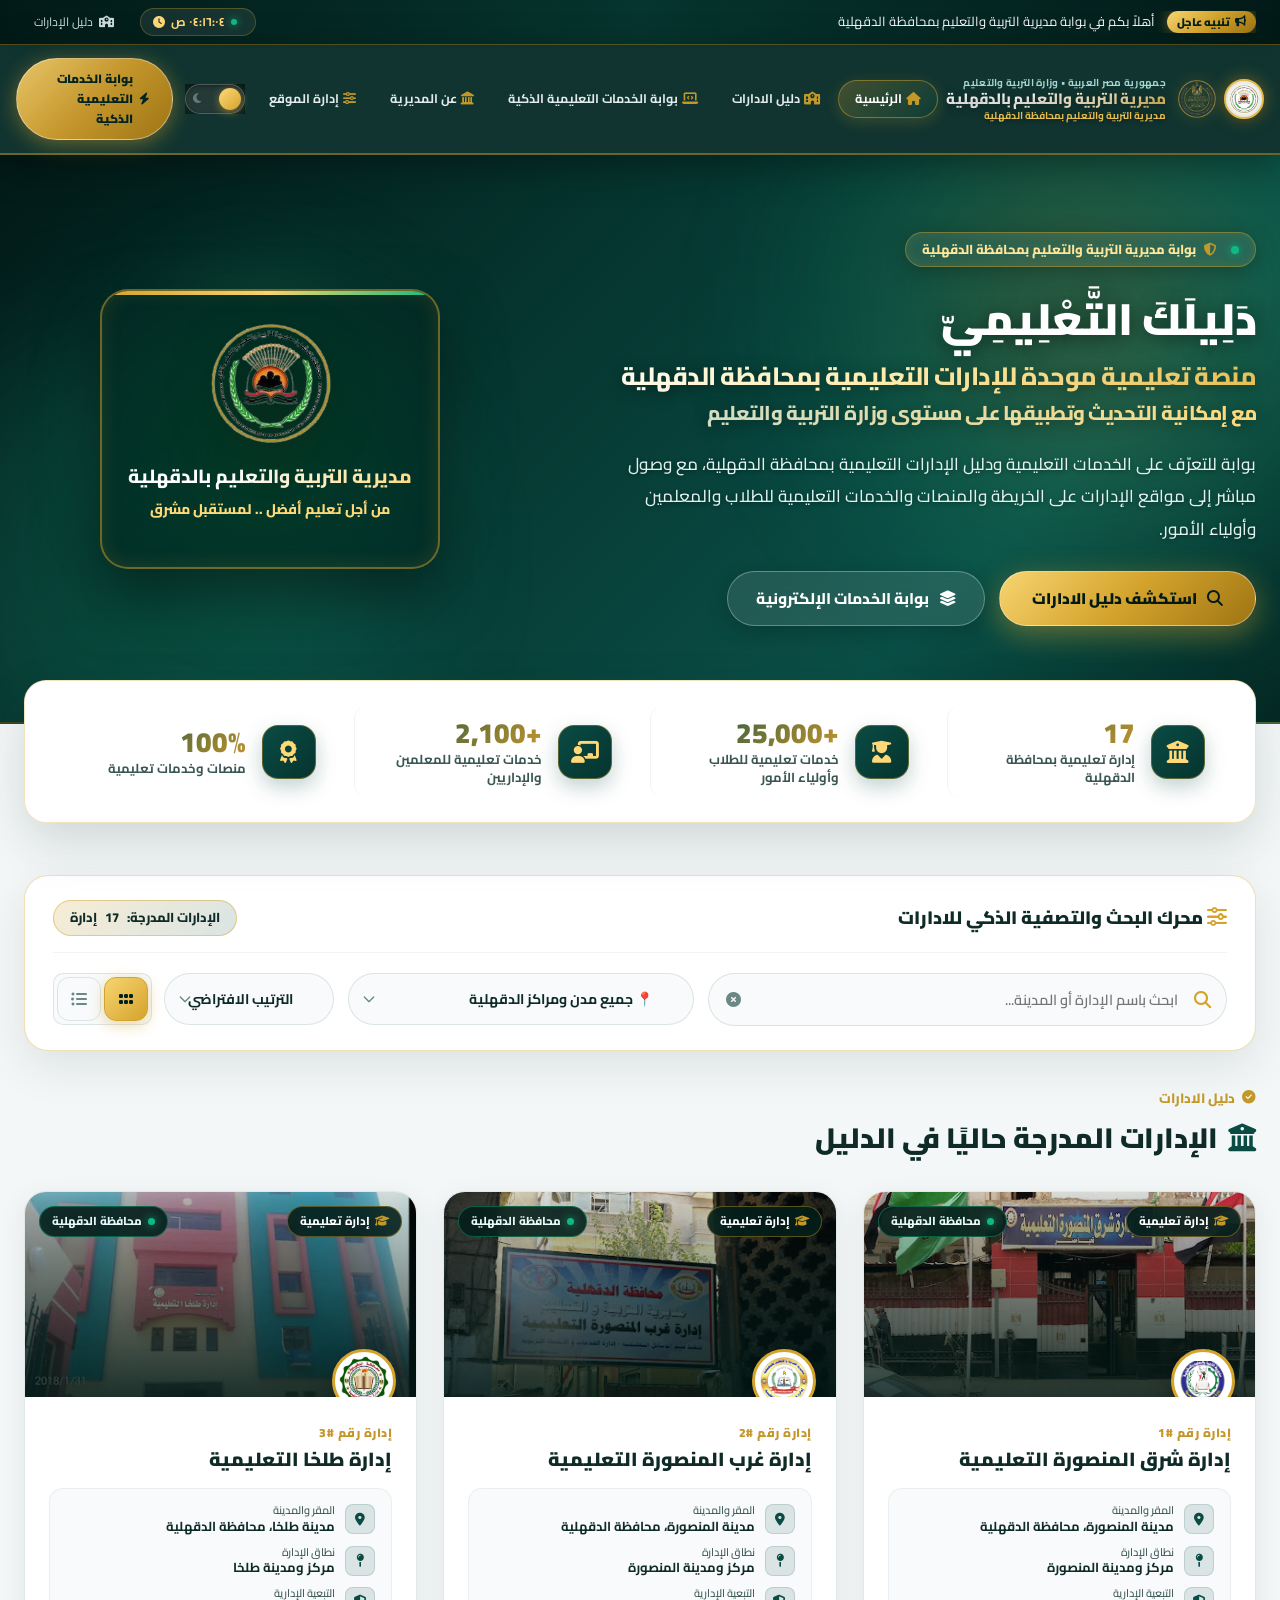
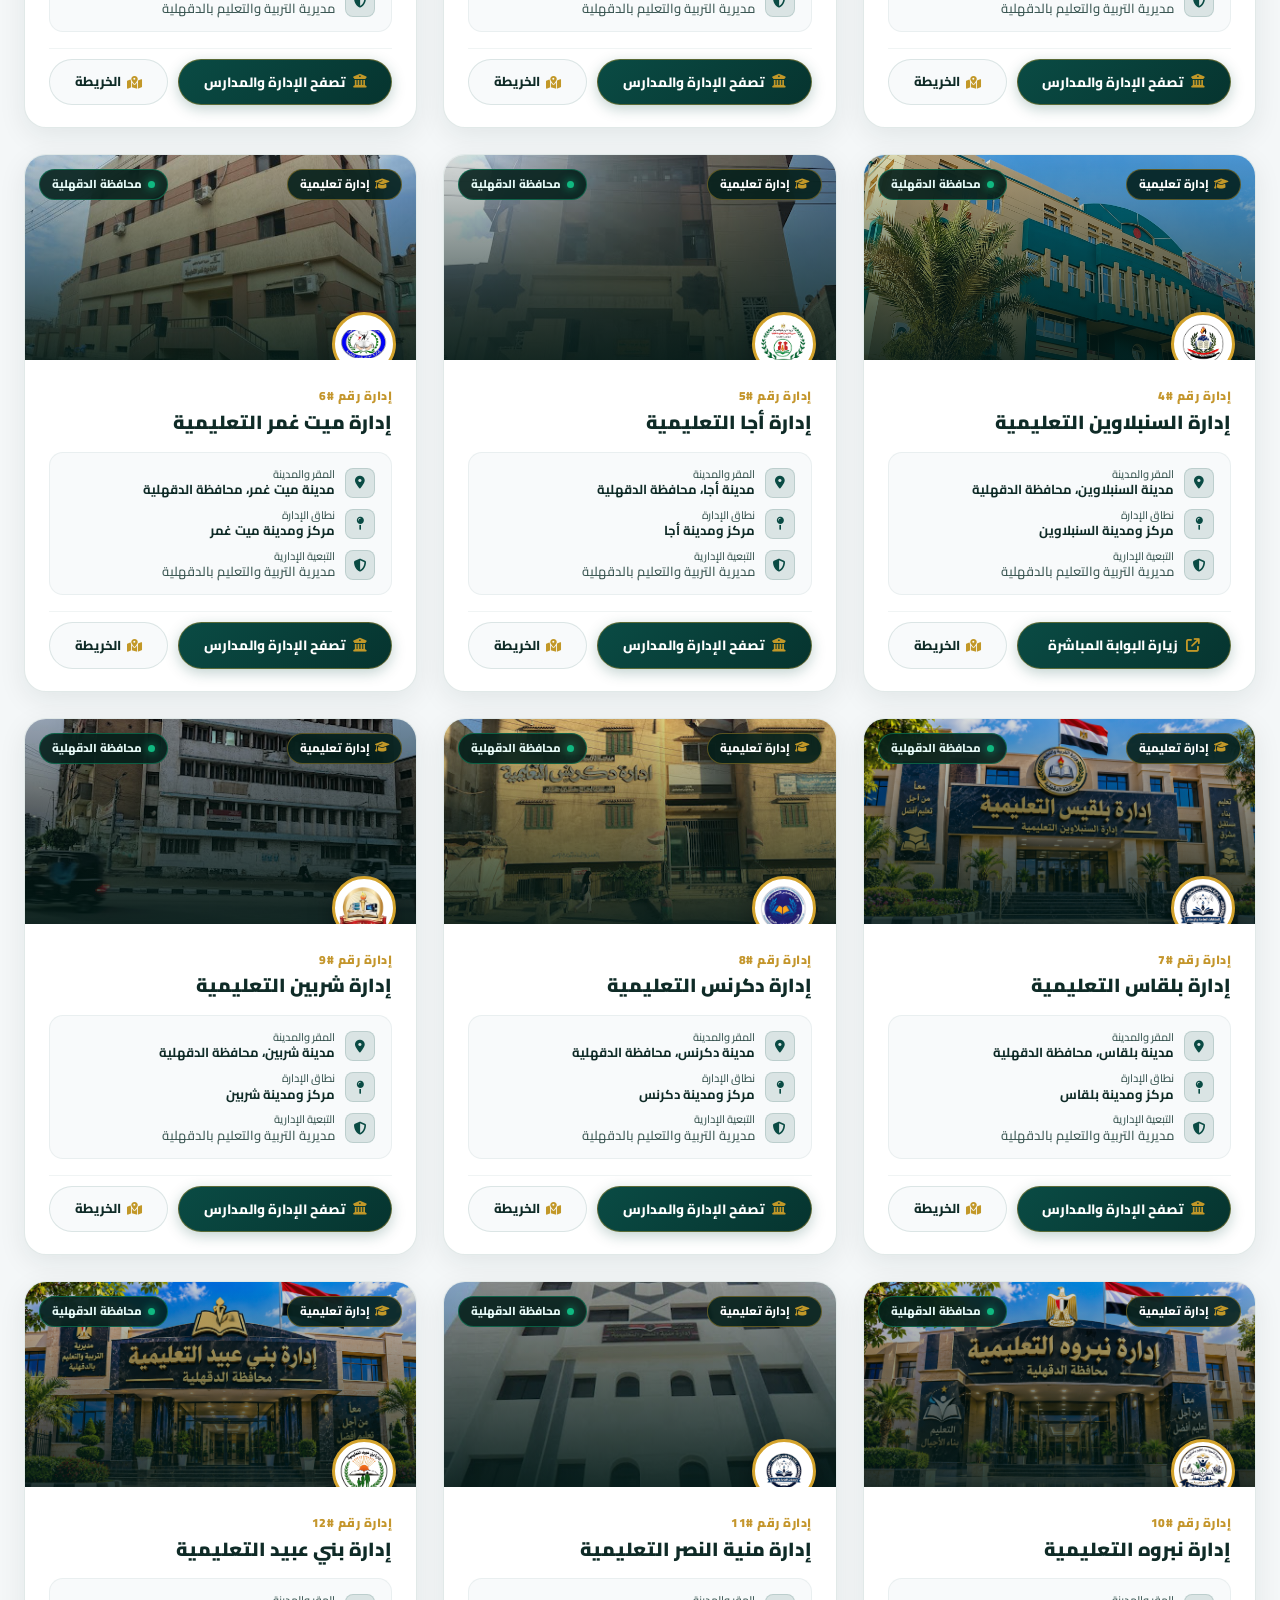
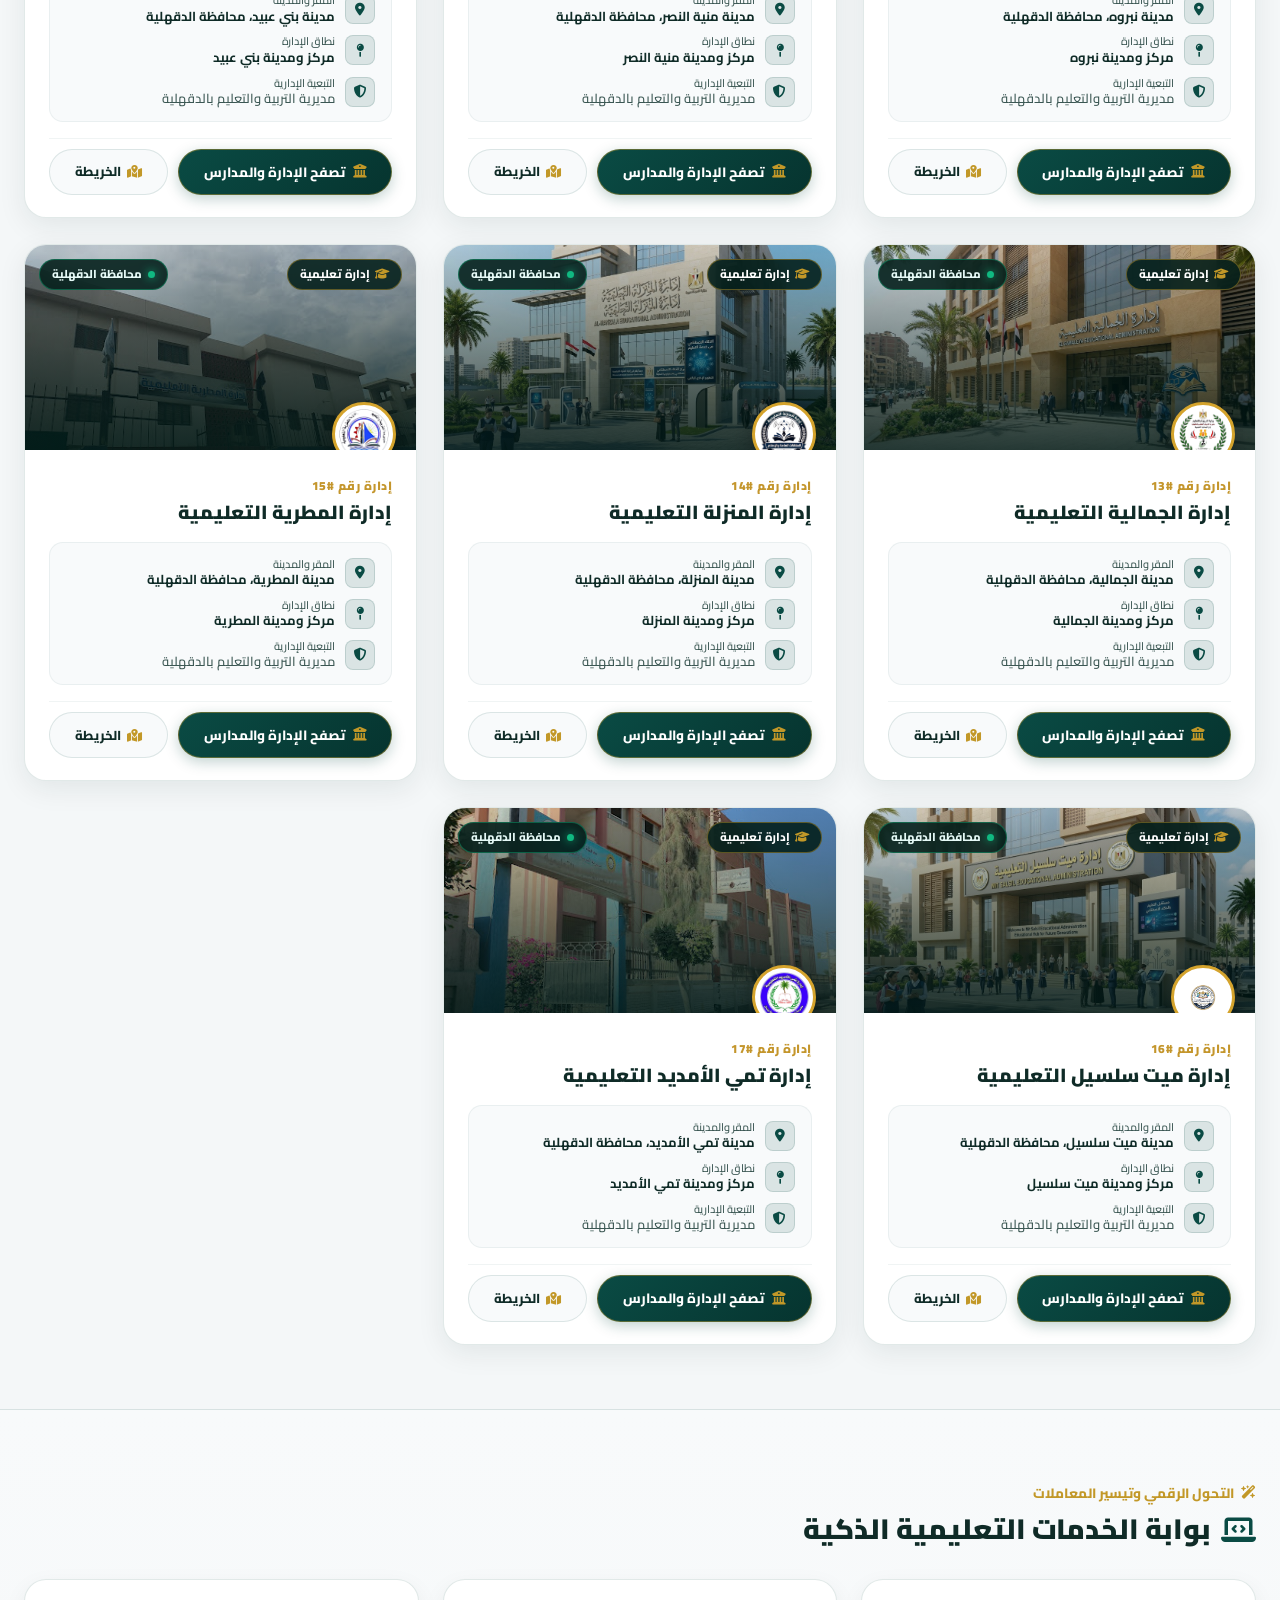
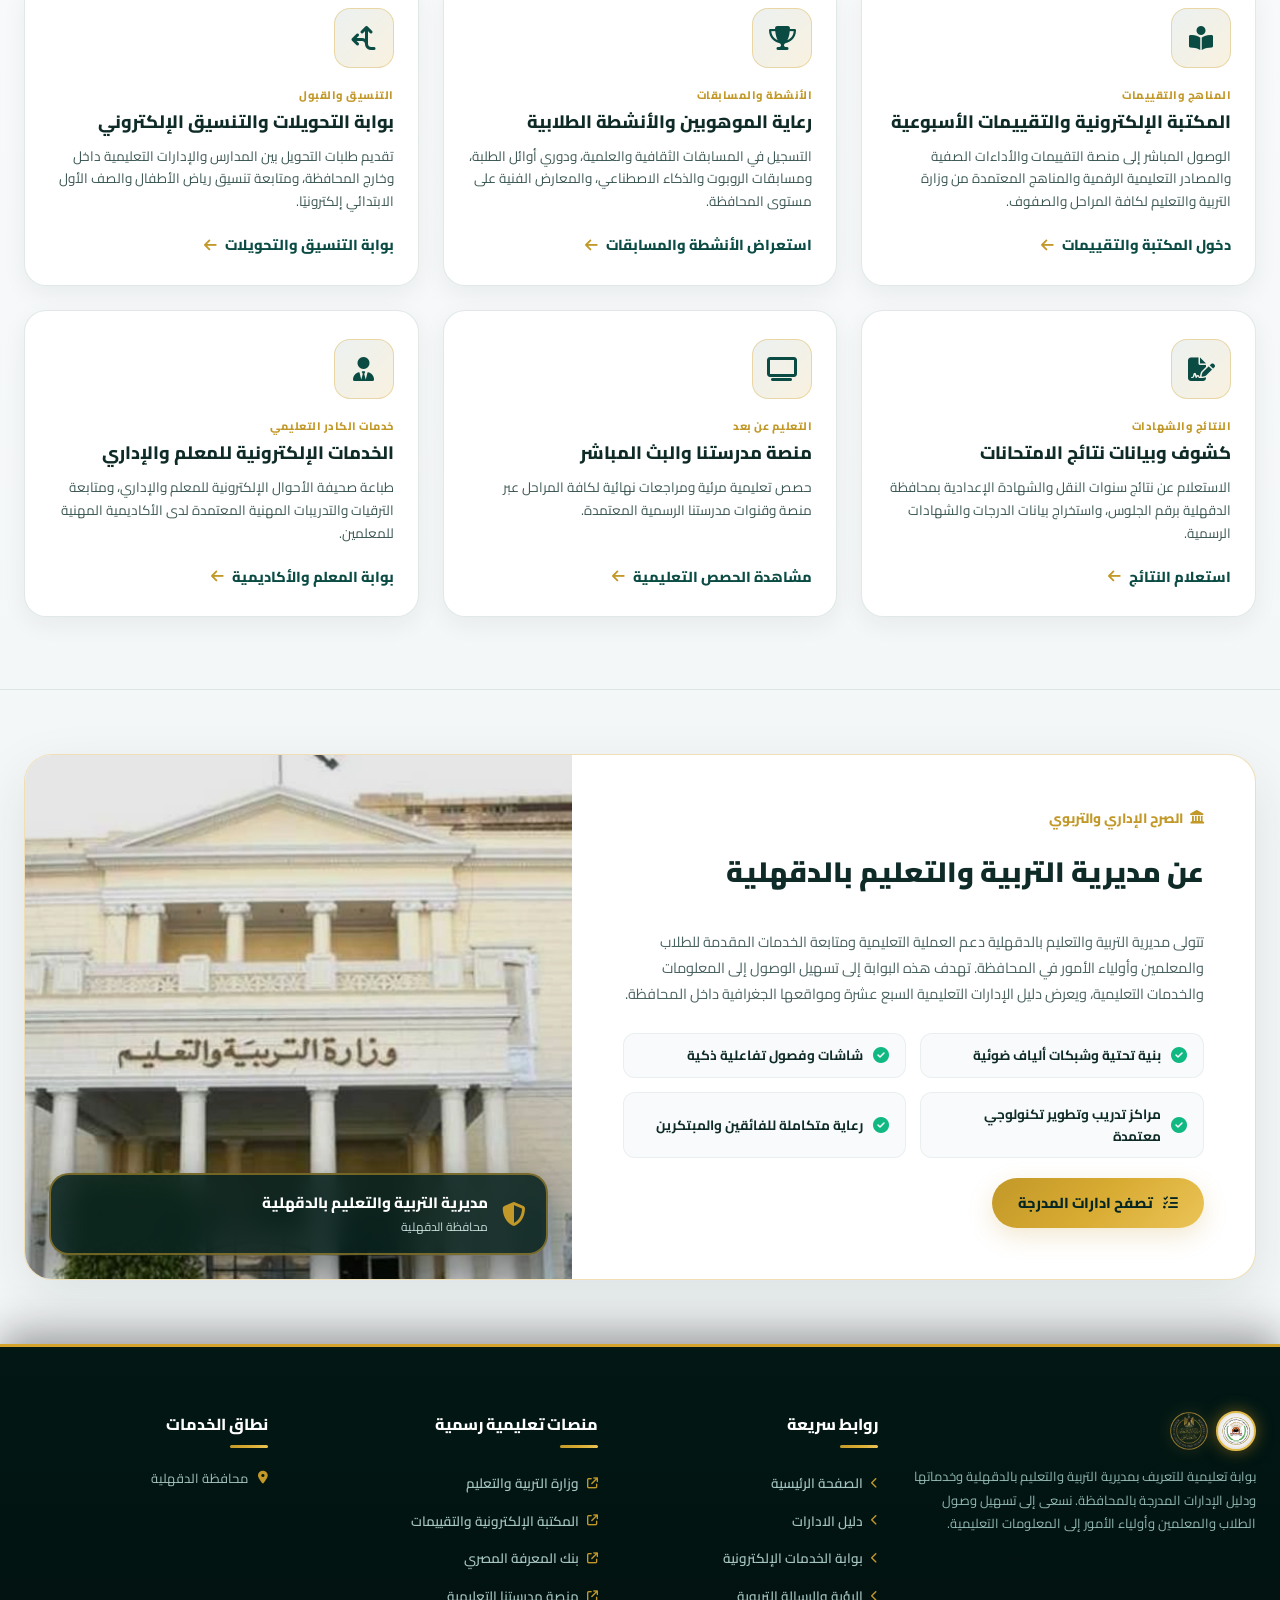
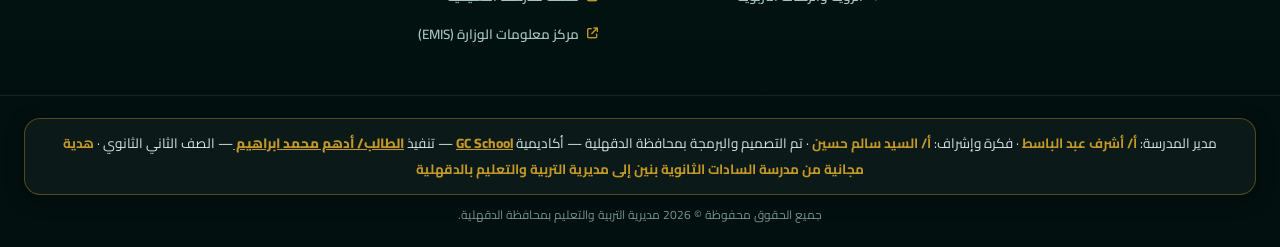
<file: index.html>
<!DOCTYPE html>
<html lang="ar" dir="rtl" data-theme="light">

<head>
    <meta charset="UTF-8">
    <meta name="viewport" content="width=device-width, initial-scale=1.0">
    <meta name="google-site-verification" content="_aU5YYXmU2YvGy8Y7TqDUoqO58o-6gWKZ0hLddtIbnk" />
    <meta name="description"
        content="بوابة مديرية التربية والتعليم بمحافظة الدقهلية، وتضم دليل الإدارات التعليمية السبع عشرة بالمحافظة والخدمات التعليمية.">
    <meta name="keywords"
        content="مديرية التربية والتعليم بالدقهلية, الإدارات التعليمية بالدقهلية, وزارة التربية والتعليم, دليل الإدارات, الخدمات التعليمية">
    <meta name="theme-color" content="#004C46">
    <meta name="description" content="الموقع الرسمي لدليل مديرية التربية والتعليم بالدقهلية، يوفر معلومات عن الإدارات التعليمية الـ17 والمدارس التابعة لها، والتعليمات والخدمات التعليمية، لتسهيل الوصول إلى المعلومات والخدمات للطلاب والمعلمين وأولياء الأمور.">

<meta name="keywords" content="مديرية التربية والتعليم بالدقهلية, مديرية الدقهلية, الإدارات التعليمية بالدقهلية, مدارس الدقهلية, دليل المدارس, التعليم بالدقهلية">
    <link rel="shortcut icon" href="مدريه.png" type="image/x-icon">

    <link rel="stylesheet" href="https://cdnjs.cloudflare.com/ajax/libs/font-awesome/6.5.0/css/all.min.css">
    <link rel="preconnect" href="https://fonts.googleapis.com">
    <link rel="preconnect" href="https://fonts.gstatic.com" crossorigin>
    <link href="https://fonts.googleapis.com/css2?family=Cairo:wght@400;500;600;700;800;900&display=swap"
        rel="stylesheet">
    <link rel="shortcut icon" href="op-removebg-preview.png" type="image/x-icon">
    <link rel="stylesheet" href="cd.css">
    <title>مديرية التربية والتعليم بالدقهلية | دليل الإدارات التعليمية</title>
</head>

<body>

    <div class="top-notice-bar">
        <div class="notice-ticker">
            <span class="notice-badge">
                <i class="fa-solid fa-bullhorn"></i>
                تنبيه عاجل
            </span>
            <span class="notice-text">
                أهلاً بكم في بوابة مديرية التربية والتعليم بمحافظة الدقهلية
            </span>
        </div>
        <time class="top-bar-date" id="liveClock" aria-label="الوقت الحالي" dir="ltr"></time>
        <div class="top-bar-links">
            <a href="#schools"><i class="fa-solid fa-school"></i> دليل الإدارات</a>
            <a href="#services"><i class="fa-solid fa-location-dot"></i> خدمات تعليمية بمحافظة الدقهلية</a>
        </div>
    </div>

    <header class="header-main">
        <nav class="navbar">
            <div class="brand-section">
                <div class="brand-logo-wrap">
                    <img class="brand-logo" src="op-removebg-preview.png" alt="شعار مديرية التربية والتعليم بالدقهلية"
                        title="مديرية التربية والتعليم بالدقهلية">
                    <img class="brand-eagle" src="ف.png" alt="شعار النسر المصري" title="وزارة التربيه والتعليم">
                </div>
                <div class="brand-titles">
                    <span class="sub-ministry">جمهورية مصر العربية • وزارة التربية والتعليم</span>
                    <h1 class="main-title">مديرية التربية والتعليم بالدقهلية</h1>
                    <span class="tagline">مديرية التربية والتعليم بمحافظة الدقهلية</span>
                </div>
            </div>

            <ul class="nav-links" id="navLinks">
                <li class="mobile-drawer-header">
                    <div class="mobile-drawer-brand">
                        <img src="op-removebg-preview.png" alt="شعار المديرية" class="mobile-drawer-logo">
                        <div class="mobile-drawer-titles">
                            <span class="mobile-drawer-subtitle">وزارة التربية والتعليم</span>
                            <span class="mobile-drawer-title">مديرية الدقهلية</span>
                        </div>
                    </div>
                    <button type="button" class="mobile-drawer-close" id="drawerCloseBtn" aria-label="إغلاق القائمة">
                        <i class="fa-solid fa-xmark"></i>
                    </button>
                </li>
                <li><a href="#hero" class="active"><i class="fa-solid fa-house"></i> الرئيسية</a></li>
                <li><a href="#schools" class="awas"><i class="fa-solid fa-school"></i> دليل الادارات</a></li>
                <li><a href="#services" class="awas"><i class="fa-solid fa-laptop-code"></i> بوابة الخدمات التعليمية الذكية</a></li>
                <li><a href="#about" class="awas"><i class="fa-solid fa-landmark"></i> عن المديرية</a></li>
                <li><a href="admin.html" class="awas"><i class="fa-solid fa-sliders"></i> إدارة الموقع</a></li>
                <li class="mobile-drawer-cta">
                    <a href="#services" class="btn-primary"
                        style="width: 100%; justify-content: center; margin-top: 10px;">
                        <i class="fa-solid fa-bolt"></i>
                        بوابة الخدمات التعليمية الذكية
                    </a>
                </li>
            </ul>

            <div class="nav-actions">
                <button type="button" class="theme-toggle-btn" id="themeToggleBtn"
                    aria-label="التبديل إلى الوضع الليلي" title="وضع الليل">
                    <span class="theme-toggle-track" aria-hidden="true">
                        <span class="theme-toggle-thumb"></span>
                        <i class="fa-solid fa-sun theme-icon-light"></i>
                        <i class="fa-solid fa-moon theme-icon-dark"></i>
                    </span>
                </button>
                <a href="#services" class="btn-header-cta">
                    <i class="fa-solid fa-bolt"></i>
                    بوابة الخدمات التعليمية الذكية
                </a>
                <button type="button" class="menu-toggle" id="menuToggle" aria-label="تبديل القائمة">
                    <i class="fa-solid fa-bars"></i>
                </button>
            </div>
        </nav>
    </header>

    <div class="mobile-nav-backdrop" id="navBackdrop"></div>

    <section class="hero-section" id="hero">
        <div class="hero-container">
            <div class="hero-content">
                <div class="hero-pill">
                    <i class="fa-solid fa-shield-halved"></i>
                    بوابة مديرية التربية والتعليم بمحافظة الدقهلية
                </div>
                <h2 class="hero-title">
                    دَلِيلَكَ التَّعْلِيمِيّ
                    <span>منصة تعليمية موحدة للإدارات التعليمية بمحافظة الدقهلية</span>
                    <span class="hero-ministry-note">مع إمكانية التحديث وتطبيقها على مستوى وزارة التربية والتعليم</span>
                </h2>
                <p class="hero-desc">
                    بوابة للتعرّف على الخدمات التعليمية ودليل الإدارات التعليمية بمحافظة الدقهلية، مع وصول مباشر إلى
                    مواقع الإدارات على الخريطة والمنصات والخدمات التعليمية للطلاب والمعلمين وأولياء الأمور.
                </p>
                <div class="hero-buttons">
                    <a href="#schools" class="btn-primary">
                        <i class="fa-solid fa-magnifying-glass"></i>
                        استكشف دليل الادارات
                    </a>
                    <a href="#services" class="btn-secondary">
                        <i class="fa-solid fa-layer-group"></i>
                        بوابة الخدمات الإلكترونية
                    </a>
                </div>
            </div>

            <div class="hero-emblem-wrap">
                <div class="hero-emblem-glow"></div>
                <div class="hero-emblem-card">
                    <img src="op-removebg-preview.png" alt="شعار مديرية التربية والتعليم بالدقهلية">
                    <h4 style="font-size: 15px;">مديرية التربية والتعليم بالدقهلية</h4>
                    <p>من أجل تعليم أفضل .. لمستقبل مشرق</p>
                </div>
            </div>
        </div>
    </section>

    <div class="stats-ribbon">
        <div class="stats-grid">
            <div class="stat-item">
                <div class="stat-icon">
                    <i class="fa-solid fa-building-columns"></i>
                </div>
                <div>
                    <div class="stat-number">17</div>
                    <div class="stat-label">إدارة تعليمية بمحافظة الدقهلية</div>
                </div>
            </div>

            <div class="stat-item">
                <div class="stat-icon">
                    <i class="fa-solid fa-user-graduate"></i>
                </div>
                <div>
                    <div class="stat-number">+25,000</div>
                    <div class="stat-label">خدمات تعليمية للطلاب وأولياء الأمور</div>
                </div>
            </div>

            <div class="stat-item">
                <div class="stat-icon">
                    <i class="fa-solid fa-chalkboard-user"></i>
                </div>
                <div>
                    <div class="stat-number">
+2,100</div>
                    <div class="stat-label">خدمات تعليمية للمعلمين والإداريين</div>
                </div>
            </div>

            <div class="stat-item">
                <div class="stat-icon">
                    <i class="fa-solid fa-award"></i>
                </div>
                <div>
                    <div class="stat-number">
100%</div>
                    <div class="stat-label">منصات وخدمات تعليمية</div>
                </div>
            </div>
        </div>
    </div>

    <section class="filter-section" id="schools">
        <div class="filter-card">
            <div class="filter-header">
                <div class="filter-title">
                    <i class="fa-solid fa-sliders"></i>
                    محرك البحث والتصفية الذكي للادارات
                </div>
                <div class="filter-count-badge">
                    الإدارات المدرجة: <span id="schoolsCount">17</span> إدارة
                </div>
            </div>

            <div class="filter-controls-row">
                <div class="search-input-wrap">
                    <i class="fa-solid fa-magnifying-glass search-icon"></i>
                    <input type="text" id="schoolSearch" placeholder="ابحث باسم الإدارة أو المدينة..."
                        autocomplete="off">
                    <button type="button" class="search-clear-btn" id="searchClearBtn" title="مسح البحث">
                        <i class="fa-solid fa-circle-xmark"></i>
                    </button>
                </div>

                <div class="select-wrap">
                    <select id="areaFilter" class="custom-select" aria-label="تصفية حسب المدينة">
                        <option value="all">📍 جميع مدن ومراكز الدقهلية</option>
                        <option value="المنصورة">المنصورة</option>
                        <option value="طلخا">طلخا</option>
                        <option value="السنبلاوين">السنبلاوين</option>
                        <option value="أجا">أجا</option>
                        <option value="ميت غمر">ميت غمر</option>
                        <option value="بلقاس">بلقاس</option>
                        <option value="دكرنس">دكرنس</option>
                        <option value="شربين">شربين</option>
                        <option value="نبروه">نبروه</option>
                        <option value="منية النصر">منية النصر</option>
                        <option value="بني عبيد">بني عبيد</option>
                        <option value="الجمالية">الجمالية</option>
                        <option value="المنزلة">المنزلة</option>
                        <option value="المطرية">المطرية</option>
                        <option value="ميت سلسيل">ميت سلسيل</option>
                        <option value="تمي الأمديد">تمي الأمديد</option>
                    </select>
                </div>

                <div class="filter-action-group">
                    <div class="select-wrap sort-select-wrap">
                        <select id="sortFilter" class="custom-select" aria-label="ترتيب النتائج">
                            <option value="default">الترتيب الافتراضي</option>
                            <option value="name-asc">الاسم (أ - ي)</option>
                            <option value="name-desc">الاسم (ي - أ)</option>
                        </select>
                    </div>

                    <div class="view-toggle-btns">
                        <button type="button" class="view-btn active" id="viewGridBtn" title="عرض شبكي">
                            <i class="fa-solid fa-grip"></i>
                        </button>
                        <button type="button" class="view-btn" id="viewListBtn" title="عرض قائمة">
                            <i class="fa-solid fa-list-ul"></i>
                        </button>
                    </div>
                </div>
            </div>

        </div>
    </section>

    <main class="schools-section">
        <div class="section-title-wrap">
            <div class="section-heading-group">
                <span class="section-subtitle">
                    <i class="fa-solid fa-circle-check"></i>
                    دليل الادارات 
                </span>
                <h3 class="section-main-title">
                    <i class="fa-solid fa-building-columns"></i>
                    الإدارات المدرجة حاليًا في الدليل
                </h3>
            </div>
        </div>

        <div class="schools-grid" id="schoolsGrid"></div>
    </main>

    <section class="services-section" id="services">
        <div class="services-container">
            <div class="section-title-wrap">
                <div class="section-heading-group">
                    <span class="section-subtitle">
                        <i class="fa-solid fa-wand-magic-sparkles"></i>
                        التحول الرقمي وتيسير المعاملات
                    </span>
                    <h3 class="section-main-title">
                        <i class="fa-solid fa-laptop-code"></i>
                        بوابة الخدمات التعليمية الذكية
                    </h3>
                </div>
            </div>

            <div class="services-grid">
                <div class="service-card">
                    <div class="service-icon-wrap">
                        <i class="fa-solid fa-book-open-reader"></i>
                    </div>
                    <span class="service-category-tag">المناهج والتقييمات</span>
                    <h4 class="service-title">المكتبة الإلكترونية والتقييمات الأسبوعية</h4>
                    <p class="service-desc">
                        الوصول المباشر إلى منصة التقييمات والأداءات الصفية والمصادر التعليمية الرقمية والمناهج المعتمدة
                        من وزارة التربية والتعليم لكافة المراحل والصفوف.
                    </p>
                    <a href="https://ellibrary.moe.gov.eg/Performance_Assessments/" target="_blank"
                        rel="noopener noreferrer" class="service-link">
                        دخول المكتبة والتقييمات <i class="fa-solid fa-arrow-left"></i>
                    </a>
                </div>

                <div class="service-card">
                    <div class="service-icon-wrap">
                        <i class="fa-solid fa-trophy"></i>
                    </div>
                    <span class="service-category-tag">الأنشطة والمسابقات</span>
                    <h4 class="service-title">رعاية الموهوبين والأنشطة الطلابية</h4>
                    <p class="service-desc">
                        التسجيل في المسابقات الثقافية والعلمية، ودوري أوائل الطلبة، ومسابقات الروبوت والذكاء الاصطناعي،
                        والمعارض الفنية على مستوى المحافظة.
                    </p>
                    <a href="#schools" class="service-link">
                        استعراض الأنشطة والمسابقات <i class="fa-solid fa-arrow-left"></i>
                    </a>
                </div>

                <div class="service-card">
                    <div class="service-icon-wrap">
                        <i class="fa-solid fa-arrows-split-up-and-left"></i>
                    </div>
                    <span class="service-category-tag">التنسيق والقبول</span>
                    <h4 class="service-title">بوابة التحويلات والتنسيق الإلكتروني</h4>
                    <p class="service-desc">
                        تقديم طلبات التحويل بين المدارس والإدارات التعليمية داخل وخارج المحافظة، ومتابعة تنسيق رياض
                        الأطفال والصف الأول الابتدائي إلكترونيًا.
                    </p>
                    <a href="https://emis.gov.eg/" target="_blank" rel="noopener noreferrer" class="service-link">
                        بوابة التنسيق والتحويلات <i class="fa-solid fa-arrow-left"></i>
                    </a>
                </div>

                <div class="service-card">
                    <div class="service-icon-wrap">
                        <i class="fa-solid fa-file-signature"></i>
                    </div>
                    <span class="service-category-tag">النتائج والشهادات</span>
                    <h4 class="service-title">كشوف وبيانات نتائج الامتحانات</h4>
                    <p class="service-desc">
                        الاستعلام عن نتائج سنوات النقل والشهادة الإعدادية بمحافظة الدقهلية برقم الجلوس، واستخراج بيانات
                        الدرجات والشهادات الرسمية.
                    </p>
                    <a href="https://edudk.net/" target="_blank" rel="noopener noreferrer" class="service-link">
                        استعلام النتائج <i class="fa-solid fa-arrow-left"></i>
                    </a>
                </div>

                <div class="service-card">
                    <div class="service-icon-wrap">
                        <i class="fa-solid fa-tv"></i>
                    </div>
                    <span class="service-category-tag">التعليم عن بعد</span>
                    <h4 class="service-title">منصة مدرستنا والبث المباشر</h4>
                    <p class="service-desc">
                        حصص تعليمية مرئية ومراجعات نهائية لكافة المراحل عبر منصة وقنوات مدرستنا الرسمية المعتمدة.
                    </p>
                    <a href="https://madrasetna.moe.gov.eg/" target="_blank" rel="noopener noreferrer"
                        class="service-link">
                        مشاهدة الحصص التعليمية <i class="fa-solid fa-arrow-left"></i>
                    </a>
                </div>

                <div class="service-card">
                    <div class="service-icon-wrap">
                        <i class="fa-solid fa-user-tie"></i>
                    </div>
                    <span class="service-category-tag">خدمات الكادر التعليمي</span>
                    <h4 class="service-title">الخدمات الإلكترونية للمعلم والإداري</h4>
                    <p class="service-desc">
                        طباعة صحيفة الأحوال الإلكترونية للمعلم والإداري، ومتابعة الترقيات والتدريبات المهنية المعتمدة
                        لدى الأكاديمية المهنية للمعلمين.
                    </p>
                    <a href="https://academy.emis.gov.eg/" target="_blank" rel="noopener noreferrer"
                        class="service-link">
                        بوابة المعلم والأكاديمية <i class="fa-solid fa-arrow-left"></i>
                    </a>
                </div>
            </div>
        </div>
    </section>

    <section class="about-section" id="about">
        <div class="about-card">
            <div class="about-content">
                <span class="section-subtitle">
                    <i class="fa-solid fa-landmark"></i>
                    الصرح الإداري والتربوي
                </span>
                <h3 class="section-main-title" style="margin-bottom: 14px;">
                    عن مديرية التربية والتعليم بالدقهلية
                </h3>
                <p style="color: #4A6361; line-height: 1.8; font-size: 14.5px;">
                    تتولى مديرية التربية والتعليم بالدقهلية دعم العملية التعليمية ومتابعة الخدمات المقدمة للطلاب
                    والمعلمين وأولياء الأمور في المحافظة. تهدف هذه البوابة إلى تسهيل الوصول إلى المعلومات والخدمات
                    التعليمية، ويعرض دليل الإدارات التعليمية السبع عشرة ومواقعها الجغرافية داخل المحافظة.
                </p>

                <div class="about-features">
                    <div class="about-feat-item">
                        <i class="fa-solid fa-check-circle"></i>
                        <span>بنية تحتية وشبكات ألياف ضوئية</span>
                    </div>
                    <div class="about-feat-item">
                        <i class="fa-solid fa-check-circle"></i>
                        <span>شاشات وفصول تفاعلية ذكية</span>
                    </div>
                    <div class="about-feat-item">
                        <i class="fa-solid fa-check-circle"></i>
                        <span>مراكز تدريب وتطوير تكنولوجي معتمدة</span>
                    </div>
                    <div class="about-feat-item">
                        <i class="fa-solid fa-check-circle"></i>
                        <span>رعاية متكاملة للفائقين والمبتكرين</span>
                    </div>
                </div>

                <div style="display: flex; gap: 12px; align-items: center;">
                    <a href="#schools" class="btn-primary">
                        <i class="fa-solid fa-list-check"></i>
                        تصفح ادارات المدرجة
                    </a>
                </div>
            </div>

            <div class="about-image-side">
                <img src="re.jpg" alt="مبنى تعليمي بمحافظة الدقهلية">
                <div class="about-overlay-card">
                    <i class="fa-solid fa-shield-halved"></i>
                    <div>
                        <h5>مديرية التربية والتعليم بالدقهلية</h5>
                        <p>محافظة الدقهلية</p>
                    </div>
                </div>
            </div>
        </div>
    </section>

    <footer class="footer-main" id="footer">
        <div class="footer-container">
            <div class="footer-col footer-brand-info">
                <div class="brand-section">
                    <div class="brand-logo-wrap">
                        <img class="brand-logo" src="op-removebg-preview.png" alt="شعار المديرية">
                        <img class="brand-eagle" src="ف.png"
                            alt="شعار النسر">
                    </div>
                </div>
                <p>
                    بوابة تعليمية للتعريف بمديرية التربية والتعليم بالدقهلية وخدماتها ودليل الإدارات المدرجة بالمحافظة.
                    نسعى إلى تسهيل وصول الطلاب والمعلمين وأولياء الأمور إلى المعلومات التعليمية.
                </p>
            </div>

            <div class="footer-col">
                <h4>روابط سريعة</h4>
                <ul class="footer-links-list">
                    <li><a href="#hero"><i class="fa-solid fa-chevron-left"></i> الصفحة الرئيسية</a></li>
                    <li><a href="#schools"><i class="fa-solid fa-chevron-left"></i> دليل الادارات</a></li>
                    <li><a href="#services"><i class="fa-solid fa-chevron-left"></i> بوابة الخدمات الإلكترونية</a></li>
                    <li><a href="#about"><i class="fa-solid fa-chevron-left"></i> الرؤية والرسالة التربوية</a></li>
                </ul>
            </div>

            <div class="footer-col">
                <h4>منصات تعليمية رسمية</h4>
                <ul class="footer-links-list">
                    <li><a href="https://moe.gov.eg/" target="_blank" rel="noopener"><i
                                class="fa-solid fa-arrow-up-right-from-square"></i> وزارة التربية والتعليم</a></li>
                    <li><a href="https://ellibrary.moe.gov.eg/Performance_Assessments/" target="_blank"
                            rel="noopener"><i class="fa-solid fa-arrow-up-right-from-square"></i> المكتبة الإلكترونية
                            والتقييمات</a></li>
                    <li><a href="https://www.ekb.eg/" target="_blank" rel="noopener"><i
                                class="fa-solid fa-arrow-up-right-from-square"></i> بنك المعرفة المصري</a></li>
                    <li><a href="https://madrasetna.moe.gov.eg/" target="_blank" rel="noopener"><i
                                class="fa-solid fa-arrow-up-right-from-square"></i> منصة مدرستنا التعليمية</a></li>
                    <li><a href="https://emis.gov.eg/" target="_blank" rel="noopener"><i
                                class="fa-solid fa-arrow-up-right-from-square"></i> مركز معلومات الوزارة (EMIS)</a></li>
                </ul>
            </div>

            <div class="footer-col">
                <h4>نطاق الخدمات</h4>
                <div class="footer-contact-list">
                    <div class="footer-contact-item">
                        <i class="fa-solid fa-location-dot"></i>
                        <span>محافظة الدقهلية</span>
                    </div>
                </div>
            </div>
        </div>



        <div class="footer-bottom">
            <div class="footer-bottom-inner"
                style="flex-direction: column; text-align: center; gap: 10px; width: 100%;">
                <div class="footer-custom-credits"
                    style="font-size: 13.5px; line-height: 1.9; color: #D3E6E3; padding: 4px 10px;">
                    مدير المدرسة: <strong style="color: var(--gold);">أ/ أشرف عبد الباسط</strong> ·
                    فكرة وإشراف: <strong style="color: var(--gold);">أ/ السيد سالم حسين</strong> · تم التصميم والبرمجة
                    بمحافظة الدقهلية — أكاديمية <a href="https://www.gcschool.tech/" target="_blank"
                        rel="noopener noreferrer"
                        style="color: var(--gold); font-weight: 800; text-decoration: underline;">GC School</a> — تنفيذ
                    <strong style="color: #C58AFF"><a  class="qqq" href="https://technological-adham.vercel.app/" target="_blank">الطالب/ أدهم محمد ابراهيم </a></strong> — الصف الثاني الثانوي · <span
                        style="color: var(--gold); font-weight: 700;">هدية مجانية من مدرسة السادات الثانوية بنين إلى
                        مديرية التربية والتعليم بالدقهلية</span>
                </div>
                <div style="font-size: 12px; color: #7A9391;">
                    جميع الحقوق محفوظة © 2026 <span>مديرية التربية والتعليم بمحافظة الدقهلية</span>.
                </div>
            </div>
        </div>
    </footer>

    <button type="button" class="back-to-top" id="backToTop" title="الرجوع لأعلى الصفحة" aria-label="الرجوع للأعلى">
        <i class="fa-solid fa-arrow-up"></i>
    </button>


    <script src="administration-logos.js"></script>
    <script src="الاداره.js"></script>
    <script src="site-cms.js"></script>
</body>

</html>
</file>
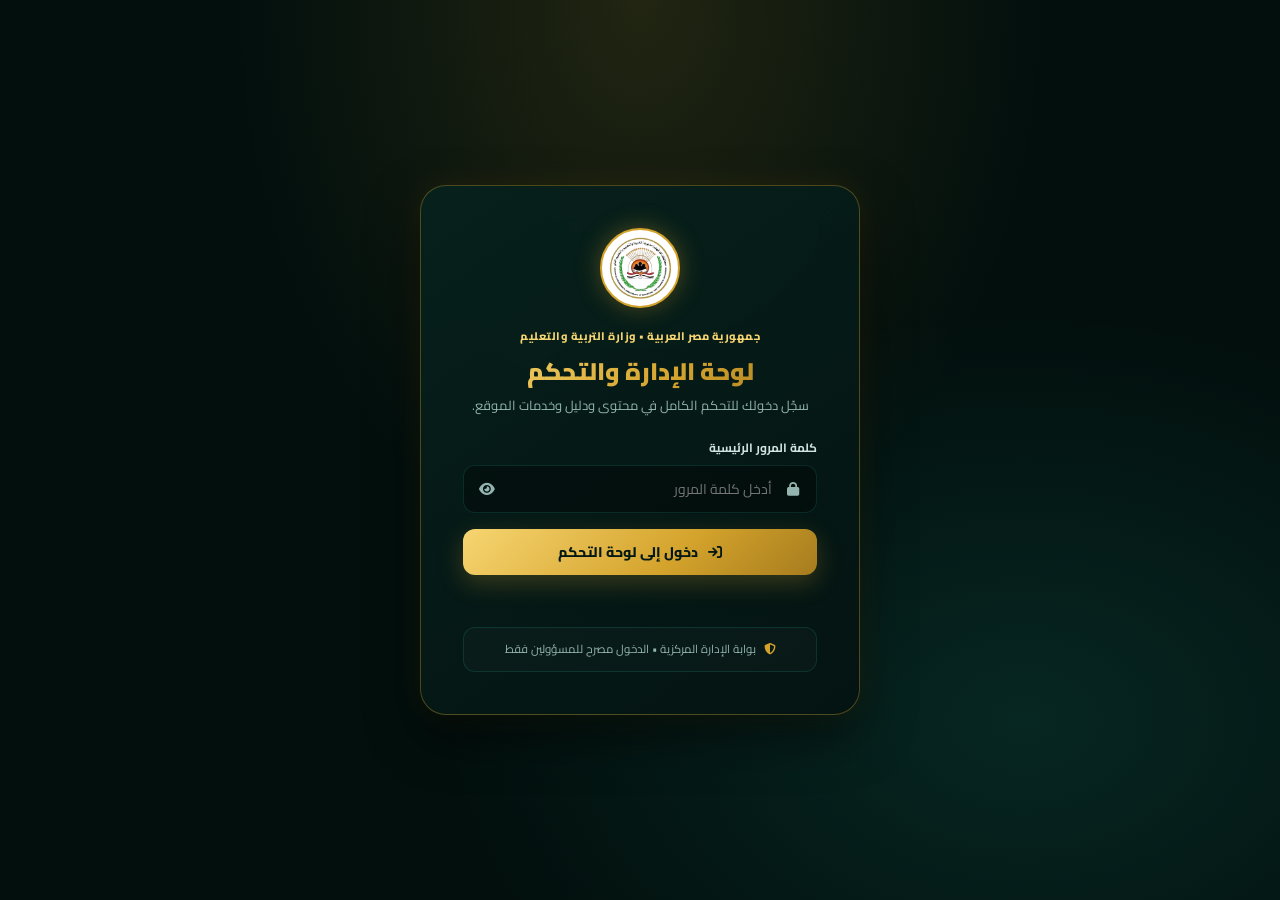
<file: admin.html>
<!doctype html>
<html lang="ar" dir="rtl">
<head>
    <meta charset="utf-8">
    <meta name="viewport" content="width=device-width, initial-scale=1">
    <meta name="robots" content="noindex,nofollow">
    <meta name="theme-color" content="#041a17">
    <title>لوحة التحكم الشاملة | مديرية التربية والتعليم بالدقهلية</title>
    <link rel="icon" href="op-removebg-preview.png">
    <link rel="preconnect" href="https://fonts.googleapis.com">
    <link rel="preconnect" href="https://fonts.gstatic.com" crossorigin>
    <link href="https://fonts.googleapis.com/css2?family=Cairo:wght@400;500;600;700;800;900&display=swap" rel="stylesheet">
    <link rel="stylesheet" href="https://cdnjs.cloudflare.com/ajax/libs/font-awesome/6.5.0/css/all.min.css">
    <style>
        :root {
            color-scheme: dark;
            --primary: #0a4b44;
            --primary-dark: #04201c;
            --primary-light: #126b61;
            --mint: #2cd4b9;
            --mint-soft: rgba(44, 212, 185, 0.12);
            --gold: #d4a32c;
            --gold-light: #f7d571;
            --gold-soft: rgba(212, 163, 44, 0.15);
            --gold-gradient: linear-gradient(135deg, #f7d571 0%, #d4a32c 60%, #a67c1e 100%);
            --emerald-gradient: linear-gradient(135deg, #052924 0%, #0a4b44 50%, #11685e 100%);
            
            --bg: #031513;
            --surface: #07211d;
            --surface-2: #0b2d28;
            --surface-3: #103a34;
            --line: rgba(44, 212, 185, 0.14);
            --line-gold: rgba(212, 163, 44, 0.35);
            --text: #f0f7f6;
            --muted: #94b5af;
            --soft: #63857f;
            --red: #ff5c5c;
            --red-soft: rgba(255, 92, 92, 0.14);
            --blue: #4facfe;
            --radius-sm: 8px;
            --radius-md: 14px;
            --radius-lg: 20px;
            --radius-full: 9999px;
            --shadow: 0 20px 50px rgba(0, 0, 0, 0.5);
            --shadow-gold: 0 8px 25px rgba(212, 163, 44, 0.25);
        }

        * { box-sizing: border-box; margin: 0; padding: 0; }
        html { min-width: 320px; background: var(--bg); scroll-behavior: smooth; }
        body {
            min-height: 100vh;
            color: var(--text);
            background:
                radial-gradient(circle at 90% -10%, rgba(212, 163, 44, 0.08) 0%, transparent 40%),
                radial-gradient(circle at 10% 80%, rgba(44, 212, 185, 0.08) 0%, transparent 40%),
                var(--bg);
            font-family: "Cairo", -apple-system, BlinkMacSystemFont, "Segoe UI", Roboto, sans-serif;
            font-size: 14px;
            line-height: 1.6;
        }

        button, input, textarea, select { font: inherit; color: inherit; }
        button, a { -webkit-tap-highlight-color: transparent; }
        a { text-decoration: none; }
        [hidden] { display: none !important; }

        /* Login Screen */
        .login-screen {
            display: grid;
            min-height: 100vh;
            place-items: center;
            padding: 24px;
            background:
                radial-gradient(ellipse at 50% 0%, rgba(212, 163, 44, 0.15), transparent 45%),
                radial-gradient(ellipse at 80% 80%, rgba(44, 212, 185, 0.12), transparent 40%),
                #020f0d;
        }
        .login-card {
            width: min(100%, 440px);
            padding: clamp(28px, 6vw, 42px);
            border: 1.5px solid var(--line-gold);
            border-radius: 26px;
            background: linear-gradient(145deg, rgba(7, 33, 29, 0.95), rgba(4, 20, 18, 0.98));
            backdrop-filter: blur(20px);
            box-shadow: var(--shadow), 0 0 30px rgba(212, 163, 44, 0.1);
            text-align: center;
        }
        .login-logo {
            display: grid;
            width: 80px;
            height: 80px;
            place-items: center;
            margin: 0 auto 16px;
            border: 2px solid var(--gold);
            border-radius: 50%;
            background: #ffffff;
            padding: 5px;
            box-shadow: 0 0 25px rgba(212, 163, 44, 0.35);
        }
        .login-logo img { width: 100%; height: 100%; object-fit: contain; }
        .login-eyebrow {
            color: var(--gold-light);
            font-size: 11px;
            font-weight: 800;
            letter-spacing: 0.5px;
        }
        .login-card h1 {
            margin: 6px 0 4px;
            font-size: 24px;
            font-weight: 900;
            background: var(--gold-gradient);
            -webkit-background-clip: text;
            -webkit-text-fill-color: transparent;
        }
        .login-card > p {
            color: var(--muted);
            font-size: 13px;
            margin-bottom: 22px;
        }
        .login-form { text-align: right; }
        .login-label {
            display: block;
            margin-bottom: 8px;
            color: #d1e4e0;
            font-size: 12px;
            font-weight: 700;
        }
        .password-wrap { position: relative; }
        .password-input {
            width: 100%;
            min-height: 48px;
            padding: 10px 44px 10px 44px;
            border: 1.5px solid var(--line);
            border-radius: 12px;
            outline: 0;
            background: rgba(0, 0, 0, 0.35);
            font-size: 14px;
            transition: all 0.25s ease;
        }
        .password-input:focus {
            border-color: var(--gold);
            box-shadow: 0 0 0 4px var(--gold-soft);
        }
        .password-lock, .password-toggle {
            position: absolute;
            top: 50%;
            display: grid;
            width: 36px;
            height: 36px;
            place-items: center;
            transform: translateY(-50%);
            color: var(--muted);
        }
        .password-lock { right: 6px; pointer-events: none; }
        .password-toggle { left: 6px; border: 0; background: transparent; cursor: pointer; border-radius: 8px; }
        .password-toggle:hover { color: var(--gold-light); }
        .login-submit {
            width: 100%;
            margin-top: 16px;
            min-height: 46px;
            border-radius: 12px;
            font-weight: 800;
            font-size: 14px;
            cursor: pointer;
            background: var(--gold-gradient);
            color: #031815;
            border: none;
            box-shadow: var(--shadow-gold);
            display: flex;
            align-items: center;
            justify-content: center;
            gap: 10px;
            transition: all 0.25s ease;
        }
        .login-submit:hover {
            transform: translateY(-2px);
            filter: brightness(1.08);
            box-shadow: 0 10px 30px rgba(212, 163, 44, 0.4);
        }
        .login-error {
            min-height: 20px;
            margin-top: 10px;
            color: var(--red);
            font-size: 12px;
            font-weight: 700;
        }
        .login-hint {
            margin-top: 18px;
            padding: 10px 14px;
            border: 1px solid var(--line-gold);
            border-radius: 12px;
            background: var(--gold-soft);
            color: #edd99f;
            font-size: 11.5px;
            line-height: 1.7;
            text-align: right;
            display: flex;
            align-items: center;
            gap: 8px;
        }

       
        .app-shell { display: flex; min-height: 100vh; }
        .sidebar {
            position: fixed;
            z-index: 40;
            inset: 0 0 0 auto;
            width: 290px;
            display: flex;
            flex-direction: column;
            padding: 22px 18px 18px;
            background: rgba(4, 24, 21, 0.96);
            backdrop-filter: blur(24px);
            border-left: 1.5px solid var(--line-gold);
            box-shadow: 5px 0 35px rgba(0, 0, 0, 0.4);
            overflow-y: auto;
        }
        .brand {
            display: flex;
            align-items: center;
            gap: 12px;
            padding-bottom: 20px;
            border-bottom: 1px solid var(--line);
        }
        .brand-logo-frame {
            width: 48px;
            height: 48px;
            border-radius: 50%;
            background: #ffffff;
            border: 2px solid var(--gold);
            padding: 3px;
            box-shadow: 0 0 15px rgba(212, 163, 44, 0.4);
            flex-shrink: 0;
        }
        .brand-logo-frame img { width: 100%; height: 100%; object-fit: contain; }
        .brand-text h2 {
            font-size: 14.5px;
            font-weight: 900;
            line-height: 1.3;
            color: #ffffff;
        }
        .brand-text span {
            font-size: 11px;
            color: var(--gold-light);
            font-weight: 700;
        }

        .side-caption {
            padding: 16px 10px 8px;
            color: var(--soft);
            font-size: 11px;
            font-weight: 800;
            letter-spacing: 1px;
            text-transform: uppercase;
        }
        .side-nav { display: grid; gap: 5px; }
        .nav-button {
            display: flex;
            align-items: center;
            gap: 12px;
            min-height: 44px;
            padding: 10px 14px;
            border: 1px solid transparent;
            border-radius: 12px;
            background: transparent;
            color: var(--muted);
            cursor: pointer;
            text-align: right;
            transition: all 0.22s ease;
            position: relative;
        }
        .nav-button i {
            width: 20px;
            color: var(--soft);
            font-size: 15px;
            text-align: center;
            transition: all 0.2s ease;
        }
        .nav-button span {
            flex: 1;
            font-size: 13px;
            font-weight: 700;
        }
        .nav-button .nav-badge {
            padding: 2px 8px;
            border-radius: var(--radius-full);
            background: rgba(255, 255, 255, 0.08);
            color: var(--text);
            font-size: 11px;
            font-weight: 800;
        }
        .nav-button:hover {
            background: rgba(255, 255, 255, 0.04);
            color: #ffffff;
            border-color: var(--line);
        }
        .nav-button:hover i { color: var(--gold-light); }
        .nav-button.active {
            background: linear-gradient(90deg, rgba(212, 163, 44, 0.2) 0%, rgba(10, 75, 68, 0.4) 100%);
            border-color: var(--gold);
            color: #ffffff;
            box-shadow: 0 4px 15px rgba(212, 163, 44, 0.15);
        }
        .nav-button.active i { color: var(--gold); }
        .nav-button.active .nav-badge { background: var(--gold); color: #04201c; }

        .side-bottom {
            margin-top: auto;
            padding-top: 18px;
            border-top: 1px solid var(--line);
            display: grid;
            gap: 10px;
        }
        .side-link {
            display: flex;
            align-items: center;
            gap: 10px;
            padding: 9px 12px;
            border-radius: 10px;
            color: var(--muted);
            font-size: 12px;
            font-weight: 700;
            transition: all 0.2s ease;
        }
        .side-link:hover { color: var(--gold-light); background: rgba(255, 255, 255, 0.04); }

       
        .main {
            flex: 1;
            min-height: 100vh;
            margin-right: 290px;
            display: flex;
            flex-direction: column;
        }
        .topbar {
            position: sticky;
            top: 0;
            z-index: 30;
            min-height: 75px;
            display: flex;
            align-items: center;
            justify-content: space-between;
            gap: 16px;
            padding: 12px clamp(16px, 3vw, 36px);
            background: rgba(4, 21, 18, 0.92);
            backdrop-filter: blur(20px);
            border-bottom: 1.5px solid var(--line-gold);
            box-shadow: 0 4px 25px rgba(0, 0, 0, 0.35);
        }
        .topbar-left {
            display: flex;
            align-items: center;
            gap: 14px;
        }
        .menu-toggle {
            display: none;
            width: 42px;
            height: 42px;
            border: 1.5px solid var(--line);
            border-radius: 12px;
            background: var(--surface);
            color: var(--gold);
            font-size: 18px;
            cursor: pointer;
        }
        .page-header h1 {
            font-size: 19px;
            font-weight: 900;
            color: #ffffff;
            line-height: 1.3;
        }
        .page-header p {
            color: var(--muted);
            font-size: 12px;
            margin-top: 2px;
        }
        .topbar-actions {
            display: flex;
            align-items: center;
            gap: 10px;
        }
        .save-indicator {
            display: flex;
            align-items: center;
            gap: 8px;
            padding: 7px 14px;
            border-radius: var(--radius-full);
            background: rgba(255, 255, 255, 0.04);
            border: 1px solid var(--line);
            font-size: 12px;
            font-weight: 700;
            color: var(--muted);
            white-space: nowrap;
        }
        .save-indicator .pulse-dot {
            width: 8px;
            height: 8px;
            border-radius: 50%;
            background: #10b981;
            box-shadow: 0 0 10px #10b981;
        }
        .save-indicator.dirty {
            border-color: var(--gold);
            background: var(--gold-soft);
            color: #ffd978;
        }
        .save-indicator.dirty .pulse-dot {
            background: var(--gold);
            box-shadow: 0 0 10px var(--gold);
        }

        
        .btn {
            display: inline-flex;
            align-items: center;
            justify-content: center;
            gap: 8px;
            min-height: 40px;
            padding: 8px 18px;
            border-radius: 12px;
            font-size: 13px;
            font-weight: 800;
            cursor: pointer;
            border: 1.5px solid transparent;
            transition: all 0.22s ease;
            white-space: nowrap;
        }
        .btn-gold {
            background: var(--gold-gradient);
            color: #031c18;
            box-shadow: var(--shadow-gold);
            border: 1px solid rgba(255, 255, 255, 0.3);
        }
        .btn-gold:hover {
            transform: translateY(-2px);
            filter: brightness(1.08);
            box-shadow: 0 10px 30px rgba(212, 163, 44, 0.45);
        }
        .btn-emerald {
            background: linear-gradient(135deg, var(--primary) 0%, var(--primary-light) 100%);
            color: #ffffff;
            box-shadow: 0 4px 15px rgba(10, 75, 68, 0.3);
        }
        .btn-emerald:hover {
            transform: translateY(-2px);
            filter: brightness(1.1);
        }
        .btn-surface {
            background: var(--surface-2);
            color: var(--text);
            border-color: var(--line);
        }
        .btn-surface:hover {
            border-color: var(--gold);
            color: #ffffff;
            transform: translateY(-2px);
        }
        .btn-danger {
            background: var(--red-soft);
            color: #ff9999;
            border-color: rgba(255, 92, 92, 0.3);
        }
        .btn-danger:hover {
            background: var(--red);
            color: #ffffff;
            border-color: var(--red);
        }
        .btn-sm {
            min-height: 34px;
            padding: 6px 12px;
            font-size: 12px;
            border-radius: 9px;
        }

        
        .workspace {
            padding: 28px clamp(16px, 3vw, 36px) 60px;
            max-width: 1500px;
            width: 100%;
            margin: 0 auto;
        }
        .panel { display: none; animation: panelFade 0.25s ease both; }
        .panel.active { display: block; }
        @keyframes panelFade { from { opacity: 0; transform: translateY(6px); } to { opacity: 1; transform: translateY(0); } }

        
        .dash-card {
            background: var(--surface);
            border: 1.5px solid var(--line);
            border-radius: var(--radius-lg);
            padding: 24px;
            box-shadow: 0 10px 30px rgba(0, 0, 0, 0.25);
            margin-bottom: 22px;
            position: relative;
        }
        .dash-card-header {
            display: flex;
            align-items: center;
            justify-content: space-between;
            gap: 14px;
            margin-bottom: 20px;
            padding-bottom: 14px;
            border-bottom: 1px solid var(--line);
        }
        .dash-card-header-info { display: flex; align-items: center; gap: 12px; }
        .dash-card-header-icon {
            width: 42px;
            height: 42px;
            border-radius: 12px;
            background: var(--gold-soft);
            color: var(--gold);
            display: grid;
            place-items: center;
            font-size: 18px;
            border: 1px solid var(--line-gold);
        }
        .dash-card-header h3 { font-size: 16px; font-weight: 800; color: #ffffff; }
        .dash-card-header p { font-size: 12px; color: var(--muted); margin-top: 2px; }

        /* Metric Grid */
        .metric-grid {
            display: grid;
            grid-template-columns: repeat(4, 1fr);
            gap: 16px;
            margin-bottom: 24px;
        }
        .metric-box {
            background: linear-gradient(145deg, var(--surface), var(--surface-2));
            border: 1.5px solid var(--line);
            border-radius: var(--radius-md);
            padding: 20px;
            display: flex;
            align-items: center;
            gap: 16px;
            transition: all 0.3s ease;
        }
        .metric-box:hover {
            transform: translateY(-4px);
            border-color: var(--gold);
            box-shadow: 0 12px 30px rgba(0, 0, 0, 0.3);
        }
        .metric-box-icon {
            width: 52px;
            height: 52px;
            border-radius: 16px;
            background: var(--gold-soft);
            color: var(--gold);
            display: grid;
            place-items: center;
            font-size: 22px;
            border: 1px solid var(--line-gold);
            flex-shrink: 0;
        }
        .metric-box-info { display: flex; flex-direction: column; }
        .metric-box-val { font-size: 26px; font-weight: 900; color: #ffffff; line-height: 1.2; }
        .metric-box-lbl { font-size: 12px; font-weight: 700; color: var(--muted); }

        /* Form Controls */
        .form-grid {
            display: grid;
            grid-template-columns: repeat(2, 1fr);
            gap: 16px;
        }
        .form-grid.cols-3 { grid-template-columns: repeat(3, 1fr); }
        .form-grid.cols-1 { grid-template-columns: 1fr; }
        .form-group {
            display: flex;
            flex-direction: column;
            gap: 6px;
        }
        .form-group.full { grid-column: 1 / -1; }
        .form-label {
            font-size: 12px;
            font-weight: 800;
            color: #d8ede8;
            display: flex;
            align-items: center;
            gap: 6px;
        }
        .form-label i { color: var(--gold); font-size: 11px; }
        .form-hint { font-size: 11px; color: var(--soft); }
        .form-control {
            width: 100%;
            min-height: 42px;
            padding: 10px 14px;
            border-radius: 10px;
            border: 1.5px solid var(--line);
            background: #041714;
            color: #ffffff;
            font-size: 13px;
            transition: all 0.22s ease;
            outline: none;
        }
        .form-control:focus {
            border-color: var(--gold);
            box-shadow: 0 0 0 3px var(--gold-soft);
            background: #05201c;
        }
        textarea.form-control {
            min-height: 85px;
            resize: vertical;
            line-height: 1.7;
        }

        /* Administrations List & Cards */
        .admin-toolbar {
            display: flex;
            flex-wrap: wrap;
            align-items: center;
            justify-content: space-between;
            gap: 12px;
            margin-bottom: 18px;
            background: var(--surface-2);
            padding: 12px 16px;
            border-radius: 14px;
            border: 1px solid var(--line);
        }
        .admin-search-wrap {
            position: relative;
            flex: 1;
            min-width: 260px;
            max-width: 480px;
        }
        .admin-search-wrap input {
            width: 100%;
            min-height: 40px;
            padding: 8px 40px 8px 14px;
            border-radius: var(--radius-full);
            border: 1.5px solid var(--line);
            background: var(--surface);
            color: #ffffff;
            font-size: 13px;
            outline: none;
        }
        .admin-search-wrap input:focus {
            border-color: var(--gold);
            box-shadow: 0 0 0 3px var(--gold-soft);
        }
        .admin-search-wrap i {
            position: absolute;
            right: 14px;
            top: 50%;
            transform: translateY(-50%);
            color: var(--gold);
        }

        .items-list {
            display: grid;
            gap: 12px;
        }

        /* 3-Column Administrations Grid (مربعات الإدارات مثل الصفحة الرئيسية) */
        .admins-cards-grid {
            display: grid;
            grid-template-columns: repeat(3, minmax(0, 1fr));
            gap: 22px;
        }
        @media (max-width: 1200px) {
            .admins-cards-grid {
                grid-template-columns: repeat(2, minmax(0, 1fr));
            }
        }
        @media (max-width: 768px) {
            .admins-cards-grid {
                grid-template-columns: 1fr;
            }
        }

        .admin-school-card {
            background: linear-gradient(145deg, rgba(11, 45, 40, 0.9), rgba(7, 33, 29, 0.95));
            border: 1.5px solid var(--line);
            border-radius: 20px;
            overflow: hidden;
            display: flex;
            flex-direction: column;
            box-shadow: 0 10px 28px rgba(0, 0, 0, 0.35);
            transition: all 0.35s cubic-bezier(0.34, 1.56, 0.64, 1);
            position: relative;
        }
        .admin-school-card:hover {
            transform: translateY(-8px);
            border-color: var(--gold);
            box-shadow: 0 20px 45px rgba(0, 0, 0, 0.5), 0 0 25px rgba(212, 163, 44, 0.2);
        }

        .admin-school-media {
            position: relative;
            height: 195px;
            overflow: hidden;
            background: #021210;
        }
        .admin-school-media img.cover-img {
            width: 100%;
            height: 100%;
            object-fit: cover;
            transition: transform 0.6s cubic-bezier(0.25, 1, 0.5, 1);
        }
        .admin-school-card:hover .admin-school-media img.cover-img {
            transform: scale(1.1);
        }
        .admin-school-media-overlay {
            position: absolute;
            inset: 0;
            background: linear-gradient(180deg, rgba(2, 26, 23, 0.2) 0%, rgba(2, 26, 23, 0.88) 100%);
            pointer-events: none;
        }
        .admin-school-badges {
            position: absolute;
            top: 12px;
            right: 12px;
            left: 12px;
            display: flex;
            justify-content: space-between;
            align-items: center;
            z-index: 2;
        }
        .badge-tag {
            background: rgba(3, 28, 25, 0.88);
            backdrop-filter: blur(10px);
            border: 1px solid var(--line-gold);
            color: #ffffff;
            font-size: 11px;
            font-weight: 800;
            padding: 3px 10px;
            border-radius: var(--radius-full);
            display: inline-flex;
            align-items: center;
            gap: 5px;
        }
        .badge-status {
            background: rgba(3, 28, 25, 0.88);
            backdrop-filter: blur(10px);
            border: 1px solid rgba(44, 212, 185, 0.4);
            color: #e6faf7;
            font-size: 11px;
            font-weight: 800;
            padding: 3px 10px;
            border-radius: var(--radius-full);
            display: inline-flex;
            align-items: center;
            gap: 6px;
        }
        .badge-status .status-dot {
            width: 7px;
            height: 7px;
            border-radius: 50%;
            background: #10b981;
            box-shadow: 0 0 8px #10b981;
        }

        .btn-change-photo-overlay {
            position: absolute;
            bottom: 12px;
            left: 12px;
            z-index: 3;
            background: rgba(3, 28, 25, 0.9);
            backdrop-filter: blur(10px);
            border: 1.5px solid var(--gold);
            color: #ffd978;
            padding: 5px 12px;
            border-radius: var(--radius-full);
            font-size: 11.5px;
            font-weight: 800;
            cursor: pointer;
            display: inline-flex;
            align-items: center;
            gap: 6px;
            transition: all 0.22s ease;
            box-shadow: 0 4px 15px rgba(0, 0, 0, 0.4);
        }
        .btn-change-photo-overlay:hover {
            background: var(--gold-gradient);
            color: #031c18;
            transform: scale(1.05);
            box-shadow: 0 6px 20px rgba(212, 163, 44, 0.4);
        }

        .admin-school-logo-seal {
            position: absolute;
            bottom: -15px;
            right: 18px;
            z-index: 3;
            width: 58px;
            height: 58px;
            border-radius: 50%;
            background: #ffffff;
            border: 3px solid var(--gold);
            box-shadow: 0 8px 20px rgba(0, 0, 0, 0.4);
            padding: 3px;
            display: flex;
            align-items: center;
            justify-content: center;
            transition: transform 0.35s cubic-bezier(0.34, 1.56, 0.64, 1);
        }
        .admin-school-card:hover .admin-school-logo-seal {
            transform: scale(1.12) rotate(6deg);
            border-color: var(--gold-light);
        }
        .admin-school-logo-seal img {
            width: 100%;
            height: 100%;
            object-fit: contain;
        }

        .admin-school-body {
            padding: 24px 20px 16px;
            display: flex;
            flex-direction: column;
            flex: 1;
            gap: 12px;
        }
        .admin-school-title {
            font-size: 16.5px;
            font-weight: 900;
            color: #ffffff;
            line-height: 1.35;
            margin-top: 2px;
        }
        .admin-school-meta {
            background: rgba(0, 0, 0, 0.28);
            border: 1px solid var(--line);
            border-radius: 12px;
            padding: 10px 14px;
            display: grid;
            gap: 6px;
        }
        .admin-meta-row {
            display: flex;
            align-items: center;
            gap: 8px;
            font-size: 12px;
            color: var(--muted);
            line-height: 1.4;
        }
        .admin-meta-row strong {
            color: #ffffff;
        }
        .admin-meta-row i {
            width: 16px;
            text-align: center;
            flex-shrink: 0;
        }

        .admin-school-footer {
            display: flex;
            align-items: center;
            justify-content: space-between;
            gap: 8px;
            padding-top: 12px;
            border-top: 1px solid var(--line);
            margin-top: auto;
        }
        .admin-school-footer .btn-group-left {
            display: flex;
            align-items: center;
            gap: 6px;
        }
        .admin-school-footer .btn-group-right {
            display: flex;
            align-items: center;
            gap: 4px;
        }
        .item-card {
            background: var(--surface-2);
            border: 1.5px solid var(--line);
            border-radius: 16px;
            padding: 16px 20px;
            display: flex;
            align-items: center;
            justify-content: space-between;
            gap: 16px;
            transition: all 0.25s ease;
        }
        .item-card:hover {
            border-color: var(--gold);
            box-shadow: 0 8px 24px rgba(0, 0, 0, 0.3);
            transform: translateY(-2px);
        }
        .item-card-left {
            display: flex;
            align-items: center;
            gap: 16px;
            min-width: 0;
        }
        .item-thumb {
            width: 52px;
            height: 52px;
            border-radius: 12px;
            border: 1.5px solid var(--line);
            overflow: hidden;
            background: #020c0a;
            flex-shrink: 0;
        }
        .item-thumb img { width: 100%; height: 100%; object-fit: cover; }
        .item-info { min-width: 0; }
        .item-title {
            font-size: 15px;
            font-weight: 800;
            color: #ffffff;
            margin-bottom: 2px;
            display: flex;
            align-items: center;
            gap: 8px;
            flex-wrap: wrap;
        }
        .item-tag {
            font-size: 11px;
            font-weight: 800;
            padding: 2px 8px;
            border-radius: var(--radius-full);
            background: var(--gold-soft);
            color: var(--gold-light);
            border: 1px solid var(--line-gold);
        }
        .item-desc {
            font-size: 12px;
            color: var(--muted);
            white-space: nowrap;
            overflow: hidden;
            text-overflow: ellipsis;
            max-width: 550px;
        }
        .item-actions {
            display: flex;
            align-items: center;
            gap: 8px;
            flex-shrink: 0;
        }

        /* Modal Dialog */
        .modal-backdrop {
            position: fixed;
            inset: 0;
            z-index: 100;
            background: rgba(0, 0, 0, 0.75);
            backdrop-filter: blur(8px);
            display: grid;
            place-items: center;
            padding: 20px;
            opacity: 0;
            pointer-events: none;
            transition: opacity 0.25s ease;
        }
        .modal-backdrop.show {
            opacity: 1;
            pointer-events: auto;
        }
        .modal-dialog {
            background: linear-gradient(145deg, #092822, #051915);
            border: 2px solid var(--gold);
            border-radius: 24px;
            width: min(100%, 780px);
            max-height: 90vh;
            display: flex;
            flex-direction: column;
            box-shadow: 0 30px 80px rgba(0, 0, 0, 0.7);
            transform: scale(0.95);
            transition: transform 0.25s ease;
            overflow: hidden;
        }
        .modal-backdrop.show .modal-dialog { transform: scale(1); }
        .modal-header {
            display: flex;
            align-items: center;
            justify-content: space-between;
            padding: 20px 24px;
            border-bottom: 1px solid var(--line);
            background: rgba(0, 0, 0, 0.2);
        }
        .modal-header h3 { font-size: 17px; font-weight: 900; color: #ffffff; display: flex; align-items: center; gap: 10px; }
        .modal-header h3 i { color: var(--gold); }
        .modal-close {
            width: 36px;
            height: 36px;
            border-radius: 10px;
            border: 1px solid var(--line);
            background: transparent;
            color: var(--muted);
            cursor: pointer;
            display: grid;
            place-items: center;
            font-size: 16px;
        }
        .modal-close:hover { color: #ffffff; border-color: var(--gold); }
        .modal-body {
            padding: 24px;
            overflow-y: auto;
            flex: 1;
            display: flex;
            flex-direction: column;
            gap: 18px;
        }
        .modal-footer {
            display: flex;
            align-items: center;
            justify-content: flex-end;
            gap: 12px;
            padding: 16px 24px;
            border-top: 1px solid var(--line);
            background: rgba(0, 0, 0, 0.2);
        }

        /* Switches list */
        .switch-row {
            display: flex;
            align-items: center;
            justify-content: space-between;
            padding: 14px 18px;
            border: 1.5px solid var(--line);
            border-radius: 14px;
            background: var(--surface-2);
            transition: all 0.2s ease;
        }
        .switch-row:hover { border-color: var(--gold); }
        .switch-info strong { display: block; font-size: 14px; color: #ffffff; }
        .switch-info span { font-size: 12px; color: var(--muted); }
        .toggle-switch {
            position: relative;
            width: 46px;
            height: 26px;
            flex-shrink: 0;
        }
        .toggle-switch input { opacity: 0; width: 0; height: 0; }
        .toggle-slider {
            position: absolute;
            inset: 0;
            background: rgba(255, 255, 255, 0.1);
            border: 1px solid var(--line);
            border-radius: 99px;
            cursor: pointer;
            transition: 0.25s;
        }
        .toggle-slider::before {
            position: absolute;
            content: "";
            height: 18px;
            width: 18px;
            right: 4px;
            bottom: 3px;
            background: #ffffff;
            border-radius: 50%;
            transition: 0.25s;
        }
        .toggle-switch input:checked + .toggle-slider {
            background: var(--gold);
            border-color: var(--gold);
        }
        .toggle-switch input:checked + .toggle-slider::before {
            transform: translateX(-19px);
            background: #031c18;
        }

        /* Images Cards */
        .img-grid {
            display: grid;
            grid-template-columns: repeat(2, 1fr);
            gap: 18px;
        }
        .img-card {
            border: 1.5px solid var(--line);
            border-radius: 16px;
            background: var(--surface-2);
            padding: 18px;
            display: flex;
            flex-direction: column;
            gap: 12px;
        }
        .img-preview-box {
            height: 140px;
            border-radius: 12px;
            border: 1.5px dashed var(--line);
            background: #020e0c;
            display: grid;
            place-items: center;
            overflow: hidden;
            position: relative;
        }
        .img-preview-box img { max-width: 90%; max-height: 90%; object-fit: contain; }

        
        .toast-region {
            position: fixed;
            bottom: 24px;
            right: 24px;
            z-index: 1000;
            display: grid;
            gap: 10px;
            max-width: 380px;
            width: calc(100% - 48px);
        }
        .toast {
            display: flex;
            align-items: center;
            gap: 12px;
            padding: 14px 18px;
            border-radius: 14px;
            background: #052620;
            border: 1.5px solid var(--gold);
            box-shadow: 0 15px 40px rgba(0, 0, 0, 0.5);
            color: #ffffff;
            font-size: 13.5px;
            font-weight: 700;
            animation: toastIn 0.3s cubic-bezier(0.34, 1.56, 0.64, 1);
        }
        @keyframes toastIn { from { transform: translateY(20px) scale(0.9); opacity: 0; } to { transform: translateY(0) scale(1); opacity: 1; } }
        .toast.success i { color: #10b981; font-size: 18px; }
        .toast.error i { color: var(--red); font-size: 18px; }
        .toast.info i { color: var(--gold); font-size: 18px; }

        @media (max-width: 992px) {
            .sidebar { transform: translateX(100%); transition: transform 0.3s ease; }
            .sidebar.open { transform: translateX(0); }
            .main { margin-right: 0; }
            .menu-toggle { display: grid; place-items: center; }
            .metric-grid { grid-template-columns: repeat(2, 1fr); }
            .form-grid { grid-template-columns: 1fr; }
            .img-grid { grid-template-columns: 1fr; }
        }
        @media (max-width: 580px) {
            .metric-grid { grid-template-columns: 1fr; }
            .topbar-actions .save-indicator { display: none; }
            .topbar { padding: 12px 16px; }
            .item-card { flex-direction: column; align-items: flex-start; }
            .item-actions { width: 100%; justify-content: flex-end; }
        }
    </style>
</head>
<body>

    
    <section class="login-screen" id="loginScreen">
        <div class="login-card">
            <div class="login-logo">
                <img src="op-removebg-preview.png" alt="شعار مديرية التربية والتعليم بالدقهلية">
            </div>
            <span class="login-eyebrow">جمهورية مصر العربية • وزارة التربية والتعليم</span>
            <h1>لوحة الإدارة والتحكم</h1>
            <p>سجّل دخولك للتحكم الكامل في محتوى ودليل وخدمات الموقع.</p>
            <form class="login-form" id="loginForm">
                <label class="login-label" for="loginPassword">كلمة المرور الرئيسية</label>
                <div class="password-wrap">
                    <i class="fa-solid fa-lock password-lock" aria-hidden="true"></i>
                    <input class="password-input" id="loginPassword" type="password" placeholder="أدخل كلمة المرور" required autocomplete="current-password">
                    <button class="password-toggle" id="togglePassword" type="button" aria-label="إظهار كلمة المرور">
                        <i class="fa-solid fa-eye"></i>
                    </button>
                </div>
                <button class="login-submit" type="submit">
                    <i class="fa-solid fa-arrow-right-to-bracket"></i>
                    دخول إلى لوحة التحكم
                </button>
                <div class="login-error" id="loginError"></div>
            </form>
            <div style="margin-top:22px;padding:12px 14px;border:1px solid var(--line);border-radius:12px;background:rgba(255,255,255,0.02);color:var(--muted);font-size:11.5px;display:flex;align-items:center;justify-content:center;gap:8px;">
                <i class="fa-solid fa-shield-halved" style="color:var(--gold);"></i>
                <span>بوابة الإدارة المركزية &bull; الدخول مصرح للمسؤولين فقط</span>
            </div>
        </div>
    </section>

    <!-- 2. APP SHELL -->
    <div class="app-shell" id="appShell" hidden>
        <!-- Sidebar -->
        <aside class="sidebar" id="sidebar">
            <div class="brand">
                <div class="brand-logo-frame">
                    <img src="op-removebg-preview.png" alt="شعار المديرية">
                </div>
                <div class="brand-text">
                    <h2>مركز إدارة الموقع</h2>
                    <span>مديرية الدقهلية التعليمية</span>
                </div>
            </div>

            <div class="side-caption">أقسام لوحة التحكم</div>
            <nav class="side-nav" id="sideNav">
                <button class="nav-button active" data-panel="overview">
                    <i class="fa-solid fa-chart-pie"></i>
                    <span>نظرة عامة</span>
                </button>
                <button class="nav-button" data-panel="administrations">
                    <i class="fa-solid fa-building-columns"></i>
                    <span>دليل الإدارات</span>
                    <span class="nav-badge" id="navBadgeAdmins">17</span>
                </button>
                <button class="nav-button" data-panel="content">
                    <i class="fa-solid fa-pen-to-square"></i>
                    <span>نصوص ومحتوى الموقع</span>
                </button>
                <button class="nav-button" data-panel="services">
                    <i class="fa-solid fa-laptop-code"></i>
                    <span>الخدمات الإلكترونية</span>
                    <span class="nav-badge" id="navBadgeServices">6</span>
                </button>
                <button class="nav-button" data-panel="quickAccess" style="display:none;">
                    <i class="fa-solid fa-bolt"></i>
                    <span>الروابط والمنصات الذكية</span>
                    <span class="nav-badge" id="navBadgeLinks">5</span>
                </button>
                <button class="nav-button" data-panel="stats">
                    <i class="fa-solid fa-chart-simple"></i>
                    <span>شريط الإحصائيات</span>
                </button>
                <button class="nav-button" data-panel="features">
                    <i class="fa-solid fa-list-check"></i>
                    <span>مميزات المديرية</span>
                </button>
                <button class="nav-button" data-panel="visibility">
                    <i class="fa-solid fa-eye"></i>
                    <span>إظهار وإخفاء الأقسام</span>
                </button>
                <button class="nav-button" data-panel="images">
                    <i class="fa-regular fa-images"></i>
                    <span>الصور والشعارات</span>
                </button>
                <button class="nav-button" data-panel="backup">
                    <i class="fa-solid fa-box-archive"></i>
                    <span>النسخ الاحتياطي والنقل</span>
                </button>
            </nav>

            <div class="side-bottom">
                <a class="side-link" href="index.html" target="_blank">
                    <i class="fa-solid fa-arrow-up-right-from-square"></i>
                    <span>عرض الموقع الرئيسي</span>
                </a>
                <button class="side-link" id="logoutBtn" style="background:transparent;border:none;cursor:pointer;width:100%;text-align:right;">
                    <i class="fa-solid fa-right-from-bracket" style="color:var(--red);"></i>
                    <span style="color:var(--red);">تسجيل الخروج</span>
                </button>
            </div>
        </aside>

        <!-- Main Area -->
        <main class="main">
            <!-- Topbar -->
            <header class="topbar">
                <div class="topbar-left">
                    <button class="menu-toggle" id="menuToggle" aria-label="تبديل القائمة">
                        <i class="fa-solid fa-bars"></i>
                    </button>
                    <div class="page-header">
                        <h1 id="pageHeading">نظرة عامة</h1>
                        <p id="pageSubHeading">لوحة التحكم المركزية ببوابة مديرية التربية والتعليم بالدقهلية</p>
                    </div>
                </div>

                <div class="topbar-actions">
                    <div class="save-indicator" id="saveIndicator">
                        <span class="pulse-dot"></span>
                        <span id="saveIndicatorText">كل التغييرات محفوظة</span>
                    </div>
                    <a href="index.html" target="_blank" class="btn btn-surface btn-sm" title="معاينة الموقع">
                        <i class="fa-solid fa-eye"></i>
                        <span>معاينة</span>
                    </a>
                    <button class="btn btn-gold btn-sm" id="saveChangesBtn" title="حفظ جميع التغييرات">
                        <i class="fa-solid fa-floppy-disk"></i>
                        <span>حفظ التغييرات</span>
                    </button>
                </div>
            </header>

            <!-- Workspace Panels -->
            <div class="workspace">

                <!-- 1. OVERVIEW PANEL -->
                <section class="panel active" id="panel-overview">
                    <div class="dash-card" style="background:linear-gradient(135deg, #072621 0%, #0c3d35 100%);border-color:var(--gold);">
                        <div style="display:flex;justify-content:space-between;align-items:center;flex-wrap:wrap;gap:16px;">
                            <div>
                                <span style="color:var(--gold-light);font-size:12px;font-weight:800;"><i class="fa-solid fa-shield-halved"></i> لوحة الإدارة المتطورة</span>
                                <h2 style="font-size:24px;font-weight:900;color:#ffffff;margin:4px 0 6px;">مرحباً بك في لوحة تحكم الموقع الرسمي</h2>
                                <p style="color:#d0e6e2;max-width:680px;font-size:13px;">
                                    يمكنك الآن إضافة، تعديل، أو حذف أي إدارة تعليمية أو خدمة أو نص بالكامل في الموقع بضغطة زر واحدة، مع إمكانية إخفاء وإظهار أي قسم واستبدال الصور والنسخ الاحتياطي.
                                </p>
                            </div>
                            <div style="display:flex;gap:10px;flex-wrap:wrap;">
                                <button class="btn btn-gold" data-jump="administrations">
                                    <i class="fa-solid fa-building-columns"></i>
                                    إدارة الإدارات
                                </button>
                                <button class="btn btn-surface" data-jump="content">
                                    <i class="fa-solid fa-pen"></i>
                                    تعديل المحتوى
                                </button>
                            </div>
                        </div>
                    </div>

                    <!-- Metrics -->
                    <div class="metric-grid">
                        <div class="metric-box">
                            <div class="metric-box-icon"><i class="fa-solid fa-building-columns"></i></div>
                            <div class="metric-box-info">
                                <span class="metric-box-val" id="countAdmins">17</span>
                                <span class="metric-box-lbl">إدارة تعليمية بالدليل</span>
                            </div>
                        </div>
                        <div class="metric-box">
                            <div class="metric-box-icon"><i class="fa-solid fa-laptop-code"></i></div>
                            <div class="metric-box-info">
                                <span class="metric-box-val" id="countServices">6</span>
                                <span class="metric-box-lbl">خدمات تعليمية نشطة</span>
                            </div>
                        </div>
                        <div class="metric-box">
                            <div class="metric-box-icon"><i class="fa-solid fa-chart-simple"></i></div>
                            <div class="metric-box-info">
                                <span class="metric-box-val" id="countStats">4</span>
                                <span class="metric-box-lbl">إحصائيات بالواجهة</span>
                            </div>
                        </div>
                        <div class="metric-box">
                            <div class="metric-box-icon"><i class="fa-solid fa-layer-group"></i></div>
                            <div class="metric-box-info">
                                <span class="metric-box-val" id="countVisible">7 / 7</span>
                                <span class="metric-box-lbl">أقسام الموقع الظاهرة</span>
                            </div>
                        </div>
                    </div>

                    <!-- Quick Shortcuts -->
                    <div class="dash-card">
                        <div class="dash-card-header">
                            <div class="dash-card-header-info">
                                <div class="dash-card-header-icon"><i class="fa-solid fa-wand-magic-sparkles"></i></div>
                                <div>
                                    <h3>إجراءات ومهام سريعة</h3>
                                    <p>اختر ما تريد تعديله فوراً للانتقال إلى قسمه المخصص</p>
                                </div>
                            </div>
                        </div>

                        <div style="display:grid;grid-template-columns:repeat(auto-fit, minmax(220px, 1fr));gap:14px;">
                            <div class="dash-card" style="margin:0;cursor:pointer;padding:16px;" data-jump="administrations">
                                <div style="display:flex;align-items:center;gap:12px;">
                                    <div style="width:38px;height:38px;border-radius:10px;background:var(--gold-soft);color:var(--gold);display:grid;place-items:center;"><i class="fa-solid fa-plus"></i></div>
                                    <div>
                                        <strong style="display:block;font-size:14px;">إضافة إدارة جديدة</strong>
                                        <span style="color:var(--muted);font-size:11.5px;">أضف إدارة ببياناتها وصورتها</span>
                                    </div>
                                </div>
                            </div>

                            <div class="dash-card" style="margin:0;cursor:pointer;padding:16px;" data-jump="services">
                                <div style="display:flex;align-items:center;gap:12px;">
                                    <div style="width:38px;height:38px;border-radius:10px;background:var(--gold-soft);color:var(--gold);display:grid;place-items:center;"><i class="fa-solid fa-laptop-medical"></i></div>
                                    <div>
                                        <strong style="display:block;font-size:14px;">إضافة خدمة تعليمية</strong>
                                        <span style="color:var(--muted);font-size:11.5px;">خدمة طلابية أو إدارية</span>
                                    </div>
                                </div>
                            </div>

                            <div class="dash-card" style="margin:0;cursor:pointer;padding:16px;" data-jump="images">
                                <div style="display:flex;align-items:center;gap:12px;">
                                    <div style="width:38px;height:38px;border-radius:10px;background:var(--gold-soft);color:var(--gold);display:grid;place-items:center;"><i class="fa-regular fa-image"></i></div>
                                    <div>
                                        <strong style="display:block;font-size:14px;">تغيير الشعار والصور</strong>
                                        <span style="color:var(--muted);font-size:11.5px;">رفع صور وشعارات جديدة</span>
                                    </div>
                                </div>
                            </div>

                            <div class="dash-card" style="margin:0;cursor:pointer;padding:16px;" data-jump="visibility">
                                <div style="display:flex;align-items:center;gap:12px;">
                                    <div style="width:38px;height:38px;border-radius:10px;background:var(--gold-soft);color:var(--gold);display:grid;place-items:center;"><i class="fa-solid fa-toggle-on"></i></div>
                                    <div>
                                        <strong style="display:block;font-size:14px;">إخفاء / إظهار قسم</strong>
                                        <span style="color:var(--muted);font-size:11.5px;">التحكم بظهور الأقسام</span>
                                    </div>
                                </div>
                            </div>
                        </div>
                    </div>
                </section>

                
                <section class="panel" id="panel-administrations">
                    <div class="dash-card">
                        <div class="dash-card-header">
                            <div class="dash-card-header-info">
                                <div class="dash-card-header-icon"><i class="fa-solid fa-building-columns"></i></div>
                                <div>
                                    <h3>دليل الإدارات التعليمية بمحافظة الدقهلية</h3>
                                    <p>تحكم كامل: إضافة إدارات جديدة، تعديل بياناتها، حذفها، أو تغيير ترتيبها.</p>
                                </div>
                            </div>
                            <button class="btn btn-gold btn-sm" id="btnOpenAddAdmin">
                                <i class="fa-solid fa-plus"></i>
                                <span>إضافة إدارة تعليمية</span>
                            </button>
                        </div>

                        <!-- Toolbar -->
                        <div class="admin-toolbar">
                            <div class="admin-search-wrap">
                                <i class="fa-solid fa-magnifying-glass"></i>
                                <input type="text" id="adminSearchInput" placeholder="ابحث باسم الإدارة أو المدينة أو النطاق...">
                            </div>
                            <div style="color:var(--muted);font-size:13px;font-weight:700;">
                                الإدارات المعروضة: <span id="adminListCount" style="color:var(--gold);font-weight:900;">17</span>
                            </div>
                        </div>

                       
                        <div class="admins-cards-grid" id="adminsListContainer"></div>
                    </div>
                </section>

               
                <section class="panel" id="panel-content">
                    <div class="dash-card">
                        <div class="dash-card-header">
                            <div class="dash-card-header-info">
                                <div class="dash-card-header-icon"><i class="fa-solid fa-pen-to-square"></i></div>
                                <div>
                                    <h3>نصوص ومحتوى الموقع الرئيسية</h3>
                                    <p>عدّل العناوين والشعارات ونصوص الواجهة وستتحدث فوراً على الصفحة.</p>
                                </div>
                            </div>
                        </div>

                        <div id="contentGroupsContainer"></div>
                    </div>
                </section>

                
                <section class="panel" id="panel-services">
                    <div class="dash-card">
                        <div class="dash-card-header">
                            <div class="dash-card-header-info">
                                <div class="dash-card-header-icon"><i class="fa-solid fa-laptop-code"></i></div>
                                <div>
                                    <h3>بوابة الخدمات التعليمية الذكية</h3>
                                    <p>أضف خدمات جديدة، عدّل الروابط والتصنيفات، أو احذف ما تشاء.</p>
                                </div>
                            </div>
                            <button class="btn btn-gold btn-sm" id="btnOpenAddService">
                                <i class="fa-solid fa-plus"></i>
                                <span>إضافة خدمة جديدة</span>
                            </button>
                        </div>

                        <div class="items-list" id="servicesListContainer"></div>
                    </div>
                </section>

                <!-- 5. QUICK ACCESS LINKS (الروابط والمنصات الذكية) -->
                <section class="panel" id="panel-quickAccess">
                    <div class="dash-card">
                        <div class="dash-card-header">
                            <div class="dash-card-header-info">
                                <div class="dash-card-header-icon"><i class="fa-solid fa-bolt"></i></div>
                                <div>
                                    <h3>روابط المنصات التعليمية المباشرة السريعة</h3>
                                    <p>البطاقات التفاعلية أعلى قسم الخدمات في الصفحة الرئيسية.</p>
                                </div>
                            </div>
                            <button class="btn btn-gold btn-sm" id="btnOpenAddQuickLink">
                                <i class="fa-solid fa-plus"></i>
                                <span>إضافة منصة سريعة</span>
                            </button>
                        </div>

                        <div class="items-list" id="quickLinksListContainer"></div>
                    </div>
                </section>

                <!-- 6. STATS PANEL (شريط الإحصائيات) -->
                <section class="panel" id="panel-stats">
                    <div class="dash-card">
                        <div class="dash-card-header">
                            <div class="dash-card-header-info">
                                <div class="dash-card-header-icon"><i class="fa-solid fa-chart-simple"></i></div>
                                <div>
                                    <h3>شريط الإحصائيات الرقمية</h3>
                                    <p>الأرقام والمؤشرات المعروضة أسفل الواجهة الرئيسية.</p>
                                </div>
                            </div>
                            <button class="btn btn-gold btn-sm" id="btnOpenAddStat">
                                <i class="fa-solid fa-plus"></i>
                                <span>إضافة إحصائية</span>
                            </button>
                        </div>

                        <div class="items-list" id="statsListContainer"></div>
                    </div>
                </section>

                
                <section class="panel" id="panel-features">
                    <div class="dash-card">
                        <div class="dash-card-header">
                            <div class="dash-card-header-info">
                                <div class="dash-card-header-icon"><i class="fa-solid fa-list-check"></i></div>
                                <div>
                                    <h3>مميزات وإنجازات المديرية</h3>
                                    <p>النقاط المميزة بعلامة الصح في قسم «عن المديرية».</p>
                                </div>
                            </div>
                            <button class="btn btn-gold btn-sm" id="btnAddFeature">
                                <i class="fa-solid fa-plus"></i>
                                <span>إضافة ميزة</span>
                            </button>
                        </div>

                        <div class="items-list" id="featuresListContainer"></div>
                    </div>
                </section>

               
                <section class="panel" id="panel-visibility">
                    <div class="dash-card">
                        <div class="dash-card-header">
                            <div class="dash-card-header-info">
                                <div class="dash-card-header-icon"><i class="fa-solid fa-eye"></i></div>
                                <div>
                                    <h3>التحكم في ظهور أقسام الصفحة الرئيسية</h3>
                                    <p>أغلق أو افتح أي قسم مؤقتاً دون حذف محتواه بنقرة زر واحدة.</p>
                                </div>
                            </div>
                        </div>

                        <div style="display:grid;gap:12px;" id="visibilityContainer"></div>
                    </div>
                </section>

                
                <section class="panel" id="panel-images">
                    <div class="dash-card">
                        <div class="dash-card-header">
                            <div class="dash-card-header-info">
                                <div class="dash-card-header-icon"><i class="fa-regular fa-images"></i></div>
                                <div>
                                    <h3>الصور والشعارات الرسمية</h3>
                                    <p>استبدل شعار المديرية، شعار النسر، صورة بطاقة الواجهة، أو صورة مبنى المديرية.</p>
                                </div>
                            </div>
                        </div>

                        <div class="img-grid" id="imagesContainer"></div>
                    </div>
                </section>

                
                <section class="panel" id="panel-backup">
                    <div class="dash-card">
                        <div class="dash-card-header">
                            <div class="dash-card-header-info">
                                <div class="dash-card-header-icon"><i class="fa-solid fa-box-archive"></i></div>
                                <div>
                                    <h3>النسخ الاحتياطي واستعادة البيانات</h3>
                                    <p>احفظ نسخة كاملة من تعديلاتك على جهازك أو استرجع بيانات الموقع في أي وقت.</p>
                                </div>
                            </div>
                        </div>

                        <div style="display:grid;grid-template-columns:repeat(auto-fit, minmax(280px, 1fr));gap:16px;">
                            <div class="dash-card" style="margin:0;">
                                <h4 style="font-size:15px;color:var(--gold-light);margin-bottom:8px;"><i class="fa-solid fa-download"></i> تصدير نسخة احتياطية</h4>
                                <p style="color:var(--muted);font-size:12px;margin-bottom:14px;line-height:1.7;">تنزيل ملف JSON يحتوي على كامل نصوص وإدارات وخدمات وصور الموقع.</p>
                                <button class="btn btn-gold btn-sm" id="btnExportJson">
                                    <i class="fa-solid fa-file-arrow-down"></i>
                                    تنزيل ملف النسخة الاحتياطية
                                </button>
                            </div>

                            <div class="dash-card" style="margin:0;">
                                <h4 style="font-size:15px;color:var(--blue);margin-bottom:8px;"><i class="fa-solid fa-upload"></i> استيراد نسخة محفوظة</h4>
                                <p style="color:var(--muted);font-size:12px;margin-bottom:14px;line-height:1.7;">اختر ملف JSON محفوظ سابقاً لاستعادة جميع التعديلات مباشرة.</p>
                                <label class="btn btn-emerald btn-sm" for="importJsonFile" style="cursor:pointer;">
                                    <i class="fa-solid fa-file-arrow-up"></i>
                                    اختيار ملف للاستيراد
                                </label>
                                <input type="file" id="importJsonFile" accept=".json,application/json" style="display:none;">
                            </div>

                            <div class="dash-card" style="margin:0;">
                                <h4 style="font-size:15px;color:var(--red);margin-bottom:8px;"><i class="fa-solid fa-rotate-left"></i> استعادة الأصل الافتراضي</h4>
                                <p style="color:var(--muted);font-size:12px;margin-bottom:14px;line-height:1.7;">حذف التعديلات والرجوع إلى الإعدادات الافتراضية الأصلية للموقع.</p>
                                <button class="btn btn-danger btn-sm" id="btnResetDefaults">
                                    <i class="fa-solid fa-trash-can"></i>
                                    استعادة الإعدادات الأصلية
                                </button>
                            </div>
                        </div>

                      
                        <div class="dash-card" style="margin-top:20px;border-color:var(--line-gold);background:var(--surface-2);">
                            <div class="dash-card-header" style="margin-bottom:14px;padding-bottom:12px;">
                                <div class="dash-card-header-info">
                                    <div class="dash-card-header-icon"><i class="fa-solid fa-lock"></i></div>
                                    <div>
                                        <h3>أمان لوحة التحكم وتغيير كلمة المرور</h3>
                                        <p>يمكنك تغيير كلمة المرور السرية في أي وقت لضمان عدم دخول أي شخص غير مصرح له.</p>
                                    </div>
                                </div>
                            </div>

                            <form id="changePasswordForm" style="display:flex;gap:14px;flex-wrap:wrap;align-items:flex-end;">
                                <div class="form-group" style="flex:1;min-width:220px;">
                                    <label class="form-label" for="newAdminPassword"><i class="fa-solid fa-key"></i> كلمة المرور الجديدة</label>
                                    <input class="form-control" type="password" id="newAdminPassword" placeholder="اكتب كلمة المرور الجديدة" required>
                                </div>
                                <div class="form-group" style="flex:1;min-width:220px;">
                                    <label class="form-label" for="confirmAdminPassword"><i class="fa-solid fa-check"></i> تأكيد كلمة المرور الجديدة</label>
                                    <input class="form-control" type="password" id="confirmAdminPassword" placeholder="أعد كتابة كلمة المرور" required>
                                </div>
                                <button type="submit" class="btn btn-gold" style="min-height:42px;">
                                    <i class="fa-solid fa-shield-halved"></i>
                                    تحديث كلمة المرور
                                </button>
                            </form>
                        </div>
                    </div>
                </section>

            </div>
        </main>
    </div>

    <!-- 3. MODAL: EDIT / ADD ADMINISTRATION -->
    <div class="modal-backdrop" id="adminModal">
        <div class="modal-dialog">
            <div class="modal-header">
                <h3 id="adminModalTitle"><i class="fa-solid fa-building-columns"></i> تعديل بيانات الإدارة التعليمية</h3>
                <button class="modal-close" data-close-modal="adminModal">&times;</button>
            </div>
            <div class="modal-body">
                <input type="hidden" id="editAdminId">
                <div class="form-grid">
                    <div class="form-group">
                        <label class="form-label" for="editAdminName"><i class="fa-solid fa-school"></i> اسم الإدارة التعليمية</label>
                        <input class="form-control" id="editAdminName" placeholder="مثال: إدارة السنبلاوين التعليمية">
                    </div>
                    <div class="form-group">
                        <label class="form-label" for="editAdminArea"><i class="fa-solid fa-city"></i> المدينة / المركز (نطاق الإدارة)</label>
                        <input class="form-control" id="editAdminArea" placeholder="مثال: السنبلاوين">
                    </div>
                    <div class="form-group">
                        <label class="form-label" for="editAdminLocation"><i class="fa-solid fa-location-dot"></i> المقر والعنوان التفصيلي</label>
                        <input class="form-control" id="editAdminLocation" placeholder="مثال: مدينة السنبلاوين، شارع المدارس">
                    </div>
                    <div class="form-group">
                        <label class="form-label" for="editAdminLink"><i class="fa-solid fa-link"></i> رابط الإدارة (خريطة Maps أو موقع مخصص)</label>
                        <input class="form-control" id="editAdminLink" placeholder="اتركه فارغاً لفتح صفحة الإدارة المعتادة">
                    </div>
                    <div class="form-group full" style="background:rgba(0,0,0,0.25);border:1.5px solid var(--line);border-radius:14px;padding:14px;">
                        <label class="form-label" style="margin-bottom:8px;"><i class="fa-solid fa-image"></i> صورة الإدارة التعليمية (معاينة ورفع مباشر من جهازك)</label>
                        <div style="display:flex;align-items:center;gap:16px;flex-wrap:wrap;">
                            <div class="img-preview-box" id="adminModalImgPreview" style="width:130px;height:90px;flex-shrink:0;">
                                <img src="re.jpg" id="adminModalImgElement" alt="معاينة صورة الإدارة" style="width:100%;height:100%;object-fit:cover;" onerror="this.onerror=null;this.src='re.jpg'">
                            </div>
                            <div style="flex:1;min-width:240px;display:grid;gap:8px;">
                                <input class="form-control" id="editAdminImage" placeholder="رابط الصورة أو مسارها (مثال: re.jpg)" oninput="window.updateAdminModalImgPreview(this.value)">
                                <div style="display:flex;gap:8px;">
                                    <label class="btn btn-emerald btn-sm" style="cursor:pointer;flex:1;">
                                        <i class="fa-solid fa-upload"></i>
                                        <span>رفع صورة من جهازك</span>
                                        <input type="file" id="adminModalImgFile" accept="image/*" style="display:none;" onchange="window.uploadModalAdminImage(this)">
                                    </label>
                                    <button type="button" class="btn btn-surface btn-sm" onclick="window.resetModalAdminImage()">
                                        <i class="fa-solid fa-rotate-left"></i>
                                        الافتراضي
                                    </button>
                                </div>
                            </div>
                        </div>
                    </div>
                    <div class="form-group">
                        <label class="form-label" for="editAdminPrincipal"><i class="fa-solid fa-user-tie"></i> مدير عام الإدارة / المسؤول</label>
                        <input class="form-control" id="editAdminPrincipal" placeholder="مثال: أستاذ / ...">
                    </div>
                    <div class="form-group">
                        <label class="form-label" for="editAdminCode"><i class="fa-solid fa-barcode"></i> كود الإدارة</label>
                        <input class="form-control" id="editAdminCode" placeholder="مثال: DK-05">
                    </div>
                    <div class="form-group">
                        <label class="form-label" for="editAdminStudents"><i class="fa-solid fa-users"></i> بيان الطلاب أو المدارس</label>
                        <input class="form-control" id="editAdminStudents" placeholder="مثال: تخدم أكثر من 120 مدرسة">
                    </div>
                    <div class="form-group full">
                        <label class="form-label" for="editAdminDesc"><i class="fa-solid fa-align-right"></i> نبذة تعريفية عن الإدارة</label>
                        <textarea class="form-control" id="editAdminDesc" placeholder="اكتب نبذة مختصرة عن الإدارة التعليمية..."></textarea>
                    </div>
                    <div class="form-group full">
                        <label class="form-label" for="editAdminFeatures"><i class="fa-solid fa-list-check"></i> مميزات الإدارة (اكتب كل ميزة في سطر منفصل)</label>
                        <textarea class="form-control" id="editAdminFeatures" placeholder="ميزة 1&#10;ميزة 2&#10;ميزة 3"></textarea>
                    </div>
                </div>
            </div>
            <div class="modal-footer">
                <button class="btn btn-surface" data-close-modal="adminModal">إلغاء</button>
                <button class="btn btn-gold" id="btnSaveAdmin">حفظ بيانات الإدارة</button>
            </div>
        </div>
    </div>

    
    <div class="modal-backdrop" id="serviceModal">
        <div class="modal-dialog" style="width:min(100%, 650px);">
            <div class="modal-header">
                <h3 id="serviceModalTitle"><i class="fa-solid fa-laptop-code"></i> تعديل بيانات الخدمة التعليمية</h3>
                <button class="modal-close" data-close-modal="serviceModal">&times;</button>
            </div>
            <div class="modal-body">
                <input type="hidden" id="editServiceIndex">
                <div class="form-grid">
                    <div class="form-group">
                        <label class="form-label" for="editServiceTitle">اسم الخدمة</label>
                        <input class="form-control" id="editServiceTitle" placeholder="مثال: كشوف وبيانات نتائج الامتحانات">
                    </div>
                    <div class="form-group">
                        <label class="form-label" for="editServiceCategory">تصنيف الخدمة</label>
                        <input class="form-control" id="editServiceCategory" placeholder="مثال: النتائج والشهادات">
                    </div>
                    <div class="form-group">
                        <label class="form-label" for="editServiceIcon">أيقونة الخدمة (FontAwesome)</label>
                        <input class="form-control" id="editServiceIcon" placeholder="مثال: fa-trophy أو fa-book-open">
                    </div>
                    <div class="form-group">
                        <label class="form-label" for="editServiceLinkText">نص رابط الزر</label>
                        <input class="form-control" id="editServiceLinkText" placeholder="مثال: استعلام النتائج">
                    </div>
                    <div class="form-group full">
                        <label class="form-label" for="editServiceLink">رابط الخدمة</label>
                        <input class="form-control" id="editServiceLink" placeholder="مثال: https://edudk.net/">
                    </div>
                    <div class="form-group full">
                        <label class="form-label" for="editServiceDesc">وصف الخدمة التفصيلي</label>
                        <textarea class="form-control" id="editServiceDesc" placeholder="اكتب وصفاً للخدمة وما تقدمه للطلاب أو المعلمين..."></textarea>
                    </div>
                </div>
            </div>
            <div class="modal-footer">
                <button class="btn btn-surface" data-close-modal="serviceModal">إلغاء</button>
                <button class="btn btn-gold" id="btnSaveService">حفظ الخدمة</button>
            </div>
        </div>
    </div>

   
    <div class="modal-backdrop" id="quickLinkModal">
        <div class="modal-dialog" style="width:min(100%, 600px);">
            <div class="modal-header">
                <h3 id="quickLinkModalTitle"><i class="fa-solid fa-bolt"></i> تعديل رابط المنصة السريعة</h3>
                <button class="modal-close" data-close-modal="quickLinkModal">&times;</button>
            </div>
            <div class="modal-body">
                <input type="hidden" id="editQuickIndex">
                <div class="form-grid">
                    <div class="form-group">
                        <label class="form-label" for="editQuickText">اسم المنصة أو الرابط</label>
                        <input class="form-control" id="editQuickText" placeholder="مثال: منصة مدرستنا">
                    </div>
                    <div class="form-group">
                        <label class="form-label" for="editQuickSub">الوصف المختصر</label>
                        <input class="form-control" id="editQuickSub" placeholder="مثال: حصص ومراجعات تعليمية">
                    </div>
                    <div class="form-group">
                        <label class="form-label" for="editQuickIcon">الأيقونة (FontAwesome)</label>
                        <input class="form-control" id="editQuickIcon" placeholder="مثال: fa-tv">
                    </div>
                    <div class="form-group">
                        <label class="form-label" for="editQuickHref">الرابط المباشر</label>
                        <input class="form-control" id="editQuickHref" placeholder="https://...">
                    </div>
                </div>
            </div>
            <div class="modal-footer">
                <button class="btn btn-surface" data-close-modal="quickLinkModal">إلغاء</button>
                <button class="btn btn-gold" id="btnSaveQuickLink">حفظ المنصة</button>
            </div>
        </div>
    </div>

   
    <div class="modal-backdrop" id="statModal">
        <div class="modal-dialog" style="width:min(100%, 550px);">
            <div class="modal-header">
                <h3 id="statModalTitle"><i class="fa-solid fa-chart-simple"></i> تعديل الإحصائية</h3>
                <button class="modal-close" data-close-modal="statModal">&times;</button>
            </div>
            <div class="modal-body">
                <input type="hidden" id="editStatIndex">
                <div class="form-grid">
                    <div class="form-group">
                        <label class="form-label" for="editStatNumber">الرقم أو النسبة</label>
                        <input class="form-control" id="editStatNumber" placeholder="مثال: +25,000 أو 17">
                    </div>
                    <div class="form-group">
                        <label class="form-label" for="editStatIcon">الأيقونة (FontAwesome)</label>
                        <input class="form-control" id="editStatIcon" placeholder="مثال: fa-user-graduate">
                    </div>
                    <div class="form-group full">
                        <label class="form-label" for="editStatLabel">نص الإحصائية أو الوصف</label>
                        <input class="form-control" id="editStatLabel" placeholder="مثال: خدمات تعليمية للطلاب وأولياء الأمور">
                    </div>
                </div>
            </div>
            <div class="modal-footer">
                <button class="btn btn-surface" data-close-modal="statModal">إلغاء</button>
                <button class="btn btn-gold" id="btnSaveStat">حفظ الإحصائية</button>
            </div>
        </div>
    </div>

   
    <div class="toast-region" id="toastRegion"></div>

    <!-- Scripts -->
    <script src="administration-logos.js"></script>
    <script src="الاداره.js"></script>
    <script>
    (() => {
        "use strict";

        // Auth
        const PASSWORD_KEY = "admin_master_password";
        const AUTH_SESSION_KEY = "dakahlia_admin_logged_in";
        const getPassword = () => localStorage.getItem(PASSWORD_KEY) || "Dakahlia";
        
        const loginScreen = document.getElementById("loginScreen");
        const appShell = document.getElementById("appShell");
        const loginForm = document.getElementById("loginForm");
        const loginPasswordInput = document.getElementById("loginPassword");
        const togglePassword = document.getElementById("togglePassword");
        const loginError = document.getElementById("loginError");

        function checkAuth() {
            if (sessionStorage.getItem(AUTH_SESSION_KEY) === "true") {
                loginScreen.hidden = true;
                appShell.hidden = false;
            } else {
                loginScreen.hidden = false;
                appShell.hidden = true;
            }
        }

        togglePassword.addEventListener("click", () => {
            const isPass = loginPasswordInput.type === "password";
            loginPasswordInput.type = isPass ? "text" : "password";
            togglePassword.innerHTML = `<i class="fa-solid ${isPass ? "fa-eye-slash" : "fa-eye"}"></i>`;
        });

        loginForm.addEventListener("submit", (e) => {
            e.preventDefault();
            const val = loginPasswordInput.value.trim();
            if (val.toLowerCase() === getPassword().toLowerCase()) {
                sessionStorage.setItem(AUTH_SESSION_KEY, "true");
                loginError.textContent = "";
                loginPasswordInput.value = "";
                checkAuth();
                toast("success", "تم تسجيل الدخول بنجاح! أهلاً بك في لوحة الإدارة.");
            } else {
                loginError.textContent = "كلمة المرور غير صحيحة، يرجى المحاولة مرة أخرى.";
                loginPasswordInput.focus();
            }
        });

        document.getElementById("logoutBtn").addEventListener("click", () => {
            sessionStorage.removeItem(AUTH_SESSION_KEY);
            checkAuth();
            toast("info", "تم تسجيل الخروج بنجاح.");
        });

        checkAuth();

       
        const STORAGE_KEY = "site_cms_v1";
        const DEFAULTS = {
            content: {
                pageTitle: "مديرية التربية والتعليم بالدقهلية | دليل الإدارات التعليمية",
                ministry: "جمهورية مصر العربية • وزارة التربية والتعليم",
                mainTitle: "مديرية التربية والتعليم بالدقهلية",
                tagline: "مديرية التربية والتعليم بمحافظة الدقهلية",
                headerCta: "بوابة الخدمات التعليمية الذكية",
                ctaBtnLink: "#services",
                noticeBadgeText: "تنبيه عاجل",
                noticeText: "أهلاً بكم في بوابة مديرية التربية والتعليم بمحافظة الدقهلية",
                heroPill: "بوابة مديرية التربية والتعليم بمحافظة الدقهلية",
                heroTitle: "دَلِيلَكَ التَّعْلِيمِيّ",
                heroHighlight: "منصة تعليمية موحدة للإدارات التعليمية بمحافظة الدقهلية",
                heroDescription: "بوابة للتعرّف على الخدمات التعليمية ودليل الإدارات التعليمية بمحافظة الدقهلية، مع وصول مباشر إلى مواقع الإدارات على الخريطة والمنصات والخدمات التعليمية للطلاب والمعلمين وأولياء الأمور.",
                heroPrimary: "استكشف دليل الادارات",
                heroSecondary: "بوابة الخدمات الإلكترونية",
                emblemTitle: "مديرية التربية والتعليم بالدقهلية",
                emblemDescription: "من أجل تعليم أفضل .. لمستقبل مشرق",
                topSchoolsLink: "دليل الإدارات",
                topServicesLink: "خدمات تعليمية بمحافظة الدقهلية",
                filterTitle: "محرك البحث والتصفية الذكي للادارات",
                schoolsEyebrow: "دليل الادارات",
                schoolsTitle: "الإدارات المدرجة حاليًا في الدليل",
                servicesEyebrow: "التحول الرقمي وتيسير المعاملات",
                servicesTitle: "بوابة الخدمات التعليمية الذكية",
                aboutEyebrow: "الصرح الإداري والتربوي",
                aboutTitle: "عن مديرية التربية والتعليم بالدقهلية",
                aboutDescription: "تتولى مديرية التربية والتعليم بالدقهلية دعم العملية التعليمية ومتابعة الخدمات المقدمة للطلاب والمعلمين وأولياء الأمور في المحافظة. تهدف هذه البوابة إلى تسهيل الوصول إلى المعلومات والخدمات التعليمية، ويعرض دليل الإدارات التعليمية السبع عشرة ومواقعها الجغرافية داخل المحافظة.",
                aboutButton: "تصفح ادارات المدرجة",
                aboutButtonLink: "#schools",
                aboutOverlayTitle: "مديرية التربية والتعليم بالدقهلية",
                aboutAddress: "محافظة الدقهلية",
                footerBrandDescription: "بوابة تعليمية للتعريف بمديرية التربية والتعليم بالدقهلية وخدماتها ودليل الإدارات المدرجة بالمحافظة. نسعى إلى تسهيل وصول الطلاب والمعلمين وأولياء الأمور إلى المعلومات التعليمية.",
                footerCopyright: "جميع الحقوق محفوظة © 2026 مديرية التربية والتعليم بمحافظة الدقهلية."
            },
            stats: [
                { icon: "fa-building-columns", number: "17", label: "إدارة تعليمية بمحافظة الدقهلية" },
                { icon: "fa-user-graduate", number: "+25,000", label: "خدمات تعليمية للطلاب وأولياء الأمور" },
                { icon: "fa-chalkboard-user", number: "+2,100", label: "خدمات تعليمية للمعلمين والإداريين" },
                { icon: "fa-award", number: "100%", label: "منصات وخدمات تعليمية" }
            ],
            services: [
                { icon: "fa-book-open-reader", category: "المناهج والتقييمات", title: "المكتبة الإلكترونية والتقييمات الأسبوعية", description: "الوصول المباشر إلى منصة التقييمات والأداءات الصفية والمصادر التعليمية الرقمية والمناهج المعتمدة من وزارة التربية والتعليم لكافة المراحل والصفوف.", link: "https://ellibrary.moe.gov.eg/Performance_Assessments/", linkText: "دخول المكتبة والتقييمات" },
                { icon: "fa-trophy", category: "الأنشطة والمسابقات", title: "رعاية الموهوبين والأنشطة الطلابية", description: "التسجيل في المسابقات الثقافية والعلمية، ودوري أوائل الطلبة، ومسابقات الروبوت والذكاء الاصطناعي، والمعارض الفنية على مستوى المحافظة.", link: "#schools", linkText: "استعراض الأنشطة والمسابقات" },
                { icon: "fa-file-signature", category: "التنسيق والقبول", title: "بوابة التحويلات والتنسيق الإلكتروني", description: "تقديم طلبات التحويل بين المدارس والإدارات التعليمية ومتابعة تنسيق رياض الأطفال والصف الأول الابتدائي إلكترونيًا.", link: "https://emis.gov.eg/", linkText: "بوابة التنسيق والتحويلات" },
                { icon: "fa-square-poll-vertical", category: "النتائج والشهادات", title: "كشوف وبيانات نتائج الامتحانات", description: "الاستعلام عن نتائج سنوات النقل والشهادة الإعدادية بمحافظة الدقهلية برقم الجلوس واستخراج بيانات الدرجات والشهادات.", link: "https://edudk.net/", linkText: "استعلام النتائج" },
                { icon: "fa-tv", category: "التعليم عن بعد", title: "منصة مدرستنا والبث المباشر", description: "حصص تعليمية مرئية ومراجعات نهائية لكافة المراحل عبر منصة وقنوات مدرستنا الرسمية المعتمدة.", link: "https://madrasetna.moe.gov.eg/", linkText: "مشاهدة الحصص التعليمية" },
                { icon: "fa-user-tie", category: "خدمات الكادر التعليمي", title: "الخدمات الإلكترونية للمعلم والإداري", description: "طباعة صحيفة الأحوال الإلكترونية للمعلم والإداري ومتابعة الترقيات والتدريبات المهنية لدى الأكاديمية.", link: "https://academy.emis.gov.eg/", linkText: "بوابة المعلم والأكاديمية" }
            ],
            quickAccess: [
                { text: "المكتبة والتقييمات", subtitle: "التقييمات والأداءات الأسبوعية", icon: "fa-book-open-reader", href: "https://ellibrary.moe.gov.eg/Performance_Assessments/" },
                { text: "التنسيق والتحويلات", subtitle: "بوابة خدمات وزارة التعليم", icon: "fa-file-signature", href: "https://emis.gov.eg/" },
                { text: "نتائج الامتحانات", subtitle: "نتائج طلاب الدقهلية", icon: "fa-square-poll-vertical", href: "https://edudk.net/" },
                { text: "منصة مدرستنا", subtitle: "حصص ومراجعات تعليمية", icon: "fa-tv", href: "https://madrasetna.moe.gov.eg/" },
                { text: "بوابة المعلم والأكاديمية", subtitle: "خدمات المعلمين والتدريب", icon: "fa-chalkboard-user", href: "https://academy.emis.gov.eg/" }
            ],
            features: [
                "بنية تحتية وشبكات ألياف ضوئية",
                "شاشات وفصول تفاعلية ذكية",
                "مراكز تدريب وتطوير تكنولوجي معتمدة",
                "رعاية متكاملة للفائقين والمبتكرين"
            ],
            visibility: {
                notice: true, hero: true, stats: true, administrations: true, services: true, about: true, footer: true
            },
            images: {}
        };

        const clone = (obj) => JSON.parse(JSON.stringify(obj));

        function getStoredData() {
            try {
                const stored = JSON.parse(localStorage.getItem(STORAGE_KEY) || "null");
                if (!stored || typeof stored !== "object") {
                    return { ...clone(DEFAULTS), administrations: getInitAdmins() };
                }
                return {
                    ...clone(DEFAULTS),
                    ...stored,
                    content: { ...clone(DEFAULTS.content), ...(stored.content || {}) },
                    stats: Array.isArray(stored.stats) ? stored.stats : clone(DEFAULTS.stats),
                    services: Array.isArray(stored.services) ? stored.services : clone(DEFAULTS.services),
                    quickAccess: Array.isArray(stored.quickAccess) ? stored.quickAccess : clone(DEFAULTS.quickAccess),
                    features: Array.isArray(stored.features) ? stored.features : clone(DEFAULTS.features),
                    visibility: { ...clone(DEFAULTS.visibility), ...(stored.visibility || {}) },
                    images: { ...clone(DEFAULTS.images), ...(stored.images || {}) },
                    administrations: Array.isArray(stored.administrations) && stored.administrations.length > 0 
                        ? stored.administrations 
                        : getInitAdmins()
                };
            } catch (err) {
                console.error("Error reading stored data:", err);
                return { ...clone(DEFAULTS), administrations: getInitAdmins() };
            }
        }

        function getInitAdmins() {
            const list = window.defaultDakahliaAdministrationData || window.dakahliaAdministrationData;
            return Array.isArray(list) ? clone(list) : [];
        }

        let state = getStoredData();
        let isDirty = false;

        function markDirty() {
            isDirty = true;
            const ind = document.getElementById("saveIndicator");
            ind.classList.add("dirty");
            document.getElementById("saveIndicatorText").textContent = "تغييرات بانتظار الحفظ";
        }

        function markClean() {
            isDirty = false;
            const ind = document.getElementById("saveIndicator");
            ind.classList.remove("dirty");
            document.getElementById("saveIndicatorText").textContent = "كل التغييرات محفوظة";
        }

        function toast(type, text) {
            const region = document.getElementById("toastRegion");
            const div = document.createElement("div");
            div.className = `toast ${type}`;
            const icon = type === "success" ? "fa-circle-check" : type === "error" ? "fa-circle-xmark" : "fa-circle-info";
            div.innerHTML = `<i class="fa-solid ${icon}"></i><span>${text}</span>`;
            region.append(div);
            setTimeout(() => div.remove(), 4000);
        }

        // Save All Changes
        function saveAll() {
            try {
                localStorage.setItem(STORAGE_KEY, JSON.stringify(state));
                // Sync backwards
                localStorage.setItem("admin_content", JSON.stringify(state.content));
                localStorage.setItem("admin_schools", JSON.stringify(state.administrations));
                markClean();
                updateCounts();
                toast("success", "تم حفظ جميع التعديلات بنجاح! يمكنك الآن مشاهدتها على الموقع الرئيسي.");
            } catch (e) {
                console.error(e);
                toast("error", "حدث خطأ أثناء الحفظ. قد تكون مساحة التخزين ممتلئة بالصور الكبيرة.");
            }
        }

        document.getElementById("saveChangesBtn").addEventListener("click", saveAll);
        window.addEventListener("keydown", (e) => {
            if ((e.ctrlKey || e.metaKey) && e.key.toLowerCase() === "s") {
                e.preventDefault();
                saveAll();
            }
        });

      
        const titles = {
            overview: ["نظرة عامة", "لوحة التحكم المركزية ببوابة مديرية التربية والتعليم بالدقهلية"],
            administrations: ["دليل الإدارات التعليمية", "إضافة، تعديل، حذف، أو إعادة ترتيب الإدارات الـ 17"],
            content: ["نصوص ومحتوى الموقع", "تعديل النصوص والعناوين الرئيسية بجميع الأقسام"],
            services: ["الخدمات التعليمية الذكية", "التحكم في بطاقات الخدمات والمناهج والتنسيق"],
            quickAccess: ["الروابط والمنصات الذكية", "إدارة روابط المنصات التعليمية الرسمية المباشرة"],
            stats: ["شريط الإحصائيات", "التحكم في الأرقام والمؤشرات المعروضة في الواجهة"],
            features: ["مميزات المديرية", "قائمة إنجازات ومميزات الصرح الإداري والتربوي"],
            visibility: ["إظهار وإخفاء الأقسام", "التحكم في ظهور أو إخفاء أقسام الموقع الرئيسي"],
            images: ["الصور والشعارات", "تغيير شعار المديرية وشعار النسر وصور الأقسام"],
            backup: ["النسخ الاحتياطي والنقل", "تصدير واستيراد الإعدادات واسترجاع الأصل"]
        };

        function switchTab(tabId) {
            document.querySelectorAll(".panel").forEach(p => p.classList.toggle("active", p.id === `panel-${tabId}`));
            document.querySelectorAll(".nav-button").forEach(btn => btn.classList.toggle("active", btn.dataset.panel === tabId));
            if (titles[tabId]) {
                document.getElementById("pageHeading").textContent = titles[tabId][0];
                document.getElementById("pageSubHeading").textContent = titles[tabId][1];
            }
            document.getElementById("sidebar").classList.remove("open");
            window.scrollTo({ top: 0, behavior: "smooth" });
        }

        document.getElementById("sideNav").addEventListener("click", (e) => {
            const btn = e.target.closest("[data-panel]");
            if (btn) switchTab(btn.dataset.panel);
        });

        document.addEventListener("click", (e) => {
            const jump = e.target.closest("[data-jump]");
            if (jump) switchTab(jump.dataset.jump);
        });

        document.getElementById("menuToggle").addEventListener("click", () => {
            document.getElementById("sidebar").classList.toggle("open");
        });

        // Update Counts
        function updateCounts() {
            const adminsCount = state.administrations.length;
            const servicesCount = state.services.length;
            const linksCount = state.quickAccess.length;
            const visibleCount = Object.values(state.visibility).filter(v => v !== false).length;

            document.getElementById("countAdmins").textContent = adminsCount;
            document.getElementById("countServices").textContent = servicesCount;
            if (document.getElementById("countStats")) document.getElementById("countStats").textContent = state.stats.length;
            if (document.getElementById("countLinks")) document.getElementById("countLinks").textContent = linksCount;
            document.getElementById("countVisible").textContent = `${visibleCount} / 7`;

            document.getElementById("navBadgeAdmins").textContent = adminsCount;
            document.getElementById("navBadgeServices").textContent = servicesCount;
            document.getElementById("navBadgeLinks").textContent = linksCount;
            document.getElementById("adminListCount").textContent = adminsCount;
        }

       
        const adminSearchInput = document.getElementById("adminSearchInput");
        adminSearchInput.addEventListener("input", renderAdministrations);

        function renderAdministrations() {
            const container = document.getElementById("adminsListContainer");
            const query = (adminSearchInput.value || "").trim().toLowerCase();
            container.innerHTML = "";

            const filtered = state.administrations.filter(admin => {
                if (!query) return true;
                return (admin.name && admin.name.toLowerCase().includes(query)) ||
                       (admin.area && admin.area.toLowerCase().includes(query)) ||
                       (admin.location && admin.location.toLowerCase().includes(query)) ||
                       (admin.code && admin.code.toLowerCase().includes(query));
            });

            document.getElementById("adminListCount").textContent = filtered.length;

            if (filtered.length === 0) {
                container.innerHTML = `
                    <div style="grid-column:1/-1;text-align:center;padding:48px 20px;color:var(--muted);background:var(--surface-2);border-radius:18px;border:1.5px dashed var(--line);">
                        <i class="fa-solid fa-magnifying-glass" style="font-size:36px;color:var(--gold);margin-bottom:12px;"></i>
                        <h4 style="color:#fff;font-size:17px;">لم يتم العثور على إدارات مطابقة للبحث</h4>
                        <p style="font-size:13px;margin-top:4px;">جرب البحث بكلمات أخرى أو أضف إدارة جديدة بالزر أعلاه.</p>
                    </div>
                `;
                return;
            }

            filtered.forEach((admin) => {
                const realIndex = state.administrations.findIndex(a => a.id === admin.id);
                const card = document.createElement("article");
                card.className = "admin-school-card";
                card.dataset.id = admin.id;

                const adminLogo = (window.dakahliaAdministrationLogos && window.dakahliaAdministrationLogos[String(admin.id)]) || "";
                const imagePath = admin.image || "re.jpg";

                card.innerHTML = `
                    <div class="admin-school-media">
                        <img class="cover-img" id="adminImg_${realIndex}" src="${imagePath}" alt="${admin.name}" loading="lazy" onerror="this.onerror=null;this.src='re.jpg'">
                        <div class="admin-school-media-overlay"></div>
                        
                        <div class="admin-school-badges">
                            <span class="badge-tag">
                                <i class="fa-solid fa-graduation-cap"></i>
                                إدارة #${admin.id}
                            </span>
                            <span class="badge-status">
                                <span class="status-dot"></span>
                                ${admin.area || 'محافظة الدقهلية'}
                            </span>
                        </div>

                        ${adminLogo ? `
                            <div class="admin-school-logo-seal" title="شعار ${admin.name}">
                                <img src="${adminLogo}" alt="شعار ${admin.name}">
                            </div>
                        ` : ''}

                        <label class="btn-change-photo-overlay" title="اضغط لرفع صورة جديدة من جهازك لهذه الإدارة">
                            <i class="fa-solid fa-camera"></i>
                            <span>تغيير الصورة</span>
                            <input type="file" accept="image/*" style="display:none;" onchange="window.uploadAdminCardImage(${realIndex}, this)">
                        </label>
                    </div>

                    <div class="admin-school-body">
                        <h4 class="admin-school-title" title="${admin.name}">
                            ${admin.name}
                        </h4>

                        <div class="admin-school-meta">
                            <div class="admin-meta-row">
                                <i class="fa-solid fa-location-dot" style="color:var(--gold);"></i>
                                <span><strong>المقر:</strong> ${admin.location || 'نطاق محافظة الدقهلية'}</span>
                            </div>
                            <div class="admin-meta-row">
                                <i class="fa-solid fa-city" style="color:var(--mint);"></i>
                                <span><strong>النطاق:</strong> مركز ومدينة ${admin.area || 'الدقهلية'}</span>
                            </div>
                            ${admin.code ? `
                                <div class="admin-meta-row">
                                    <i class="fa-solid fa-barcode" style="color:var(--muted);"></i>
                                    <span><strong>كود الإدارة:</strong> ${admin.code}</span>
                                </div>
                            ` : ''}
                            ${admin.principal ? `
                                <div class="admin-meta-row">
                                    <i class="fa-solid fa-user-tie" style="color:var(--gold-light);"></i>
                                    <span><strong>المسؤول:</strong> ${admin.principal}</span>
                                </div>
                            ` : ''}
                        </div>

                        <div class="admin-school-footer">
                            <div class="btn-group-left">
                                <button class="btn btn-emerald btn-sm" onclick="window.openEditAdmin(${realIndex})" title="تعديل كافة بيانات الإدارة">
                                    <i class="fa-solid fa-pen-to-square"></i>
                                    <span>تعديل</span>
                                </button>
                                <button class="btn btn-danger btn-sm" onclick="window.deleteAdmin(${realIndex})" title="حذف الإدارة">
                                    <i class="fa-solid fa-trash-can"></i>
                                    <span>حذف</span>
                                </button>
                            </div>
                            <div class="btn-group-right">
                                <button class="btn btn-surface btn-sm" title="تحريك لأعلى" onclick="window.moveAdmin(${realIndex}, -1)" ${realIndex === 0 ? 'disabled style="opacity:0.35"' : ''}>
                                    <i class="fa-solid fa-arrow-up"></i>
                                </button>
                                <button class="btn btn-surface btn-sm" title="تحريك لأسفل" onclick="window.moveAdmin(${realIndex}, 1)" ${realIndex === state.administrations.length - 1 ? 'disabled style="opacity:0.35"' : ''}>
                                    <i class="fa-solid fa-arrow-down"></i>
                                </button>
                            </div>
                        </div>
                    </div>
                `;
                container.appendChild(card);
            });
        }

        window.uploadAdminCardImage = (idx, fileInput) => {
            const file = fileInput.files && fileInput.files[0];
            if (!file) return;
            const admin = state.administrations[idx];
            if (!admin) return;

            const reader = new FileReader();
            reader.onload = (e) => {
                const img = new Image();
                img.onload = () => {
                    const canvas = document.createElement("canvas");
                    const maxDim = 1200;
                    let w = img.width;
                    let h = img.height;
                    if (w > maxDim || h > maxDim) {
                        if (w > h) { h = Math.round((h * maxDim) / w); w = maxDim; }
                        else { w = Math.round((w * maxDim) / h); h = maxDim; }
                    }
                    canvas.width = w;
                    canvas.height = h;
                    const ctx = canvas.getContext("2d");
                    ctx.drawImage(img, 0, 0, w, h);
                    const compressed = canvas.toDataURL("image/webp", 0.85);

                    admin.image = compressed;
                    markDirty();
                    renderAdministrations();
                    toast("success", `تم تغيير صورة "${admin.name}" بنجاح! لا تنسَ الضغط على "حفظ التغييرات".`);
                };
                img.src = e.target.result;
            };
            reader.readAsDataURL(file);
            fileInput.value = "";
        };

        window.updateAdminModalImgPreview = (url) => {
            const preview = document.getElementById("adminModalImgElement");
            if (preview) {
                preview.src = url.trim() || "re.jpg";
            }
        };

        window.uploadModalAdminImage = (fileInput) => {
            const file = fileInput.files && fileInput.files[0];
            if (!file) return;

            const reader = new FileReader();
            reader.onload = (e) => {
                const img = new Image();
                img.onload = () => {
                    const canvas = document.createElement("canvas");
                    const maxDim = 1200;
                    let w = img.width;
                    let h = img.height;
                    if (w > maxDim || h > maxDim) {
                        if (w > h) { h = Math.round((h * maxDim) / w); w = maxDim; }
                        else { w = Math.round((w * maxDim) / h); h = maxDim; }
                    }
                    canvas.width = w;
                    canvas.height = h;
                    const ctx = canvas.getContext("2d");
                    ctx.drawImage(img, 0, 0, w, h);
                    const compressed = canvas.toDataURL("image/webp", 0.85);

                    document.getElementById("editAdminImage").value = compressed;
                    window.updateAdminModalImgPreview(compressed);
                    toast("success", "تمت معالجة الصورة بنجاح.");
                };
                img.src = e.target.result;
            };
            reader.readAsDataURL(file);
            fileInput.value = "";
        };

        window.resetModalAdminImage = () => {
            document.getElementById("editAdminImage").value = "re.jpg";
            window.updateAdminModalImgPreview("re.jpg");
            toast("info", "تم تعيين الصورة على الافتراضية.");
        };

        window.moveAdmin = (idx, delta) => {
            const target = idx + delta;
            if (target < 0 || target >= state.administrations.length) return;
            const temp = state.administrations[idx];
            state.administrations[idx] = state.administrations[target];
            state.administrations[target] = temp;
            markDirty();
            renderAdministrations();
        };

        window.deleteAdmin = (idx) => {
            const admin = state.administrations[idx];
            if (!confirm(`هل أنت متأكد تماماً من حذف "${admin.name}" من الدليل؟ لن تظهر في الموقع بعد الحفظ.`)) return;
            state.administrations.splice(idx, 1);
            markDirty();
            renderAdministrations();
            updateCounts();
            toast("info", `تم حذف إدارة "${admin.name}". احفظ التغييرات لتطبيق الحذف.`);
        };

        window.openEditAdmin = (idx) => {
            const admin = state.administrations[idx];
            document.getElementById("editAdminId").value = admin.id;
            document.getElementById("adminModalTitle").innerHTML = `<i class="fa-solid fa-building-columns"></i> تعديل بيانات: ${admin.name}`;
            document.getElementById("editAdminName").value = admin.name || "";
            document.getElementById("editAdminArea").value = admin.area || "";
            document.getElementById("editAdminLocation").value = admin.location || "";
            document.getElementById("editAdminLink").value = admin.link || "";
            document.getElementById("editAdminImage").value = admin.image || "";
            window.updateAdminModalImgPreview(admin.image || "re.jpg");
            document.getElementById("editAdminPrincipal").value = admin.principal || "";
            document.getElementById("editAdminCode").value = admin.code || "";
            document.getElementById("editAdminStudents").value = admin.studentsCount || "";
            document.getElementById("editAdminDesc").value = admin.description || "";
            document.getElementById("editAdminFeatures").value = Array.isArray(admin.features) ? admin.features.join("\n") : "";
            openModal("adminModal");
        };

        document.getElementById("btnOpenAddAdmin").addEventListener("click", () => {
            const maxId = state.administrations.reduce((max, a) => Math.max(max, Number(a.id) || 0), 0) + 1;
            document.getElementById("editAdminId").value = "";
            document.getElementById("adminModalTitle").innerHTML = `<i class="fa-solid fa-plus"></i> إضافة إدارة تعليمية جديدة`;
            document.getElementById("editAdminName").value = "إدارة تعليمية جديدة";
            document.getElementById("editAdminArea").value = "";
            document.getElementById("editAdminLocation").value = "محافظة الدقهلية";
            document.getElementById("editAdminLink").value = "";
            document.getElementById("editAdminImage").value = "re.jpg";
            window.updateAdminModalImgPreview("re.jpg");
            document.getElementById("editAdminPrincipal").value = "";
            document.getElementById("editAdminCode").value = `DK-${maxId < 10 ? '0' + maxId : maxId}`;
            document.getElementById("editAdminStudents").value = "إدارة تعليمية";
            document.getElementById("editAdminDesc").value = "";
            document.getElementById("editAdminFeatures").value = "";
            openModal("adminModal");
        });

        document.getElementById("btnSaveAdmin").addEventListener("click", () => {
            const idVal = document.getElementById("editAdminId").value;
            const name = document.getElementById("editAdminName").value.trim();
            if (!name) {
                alert("يرجى كتابة اسم الإدارة التعليمية!");
                return;
            }

            const featuresArr = document.getElementById("editAdminFeatures").value
                .split("\n")
                .map(f => f.trim())
                .filter(Boolean);

            if (idVal) {
                
                const admin = state.administrations.find(a => String(a.id) === String(idVal));
                if (admin) {
                    admin.name = name;
                    admin.area = document.getElementById("editAdminArea").value.trim();
                    admin.location = document.getElementById("editAdminLocation").value.trim();
                    admin.link = document.getElementById("editAdminLink").value.trim();
                    admin.image = document.getElementById("editAdminImage").value.trim() || "re.jpg";
                    admin.principal = document.getElementById("editAdminPrincipal").value.trim();
                    admin.code = document.getElementById("editAdminCode").value.trim();
                    admin.studentsCount = document.getElementById("editAdminStudents").value.trim();
                    admin.description = document.getElementById("editAdminDesc").value.trim();
                    admin.features = featuresArr;
                    toast("success", `تم تحديث بيانات "${admin.name}".`);
                }
            } else {
               
                const nextId = state.administrations.reduce((max, a) => Math.max(max, Number(a.id) || 0), 0) + 1;
                state.administrations.push({
                    id: nextId,
                    name: name,
                    type: "administration",
                    typeName: "إدارة تعليمية",
                    area: document.getElementById("editAdminArea").value.trim(),
                    location: document.getElementById("editAdminLocation").value.trim(),
                    link: document.getElementById("editAdminLink").value.trim(),
                    image: document.getElementById("editAdminImage").value.trim() || "re.jpg",
                    principal: document.getElementById("editAdminPrincipal").value.trim(),
                    code: document.getElementById("editAdminCode").value.trim(),
                    studentsCount: document.getElementById("editAdminStudents").value.trim(),
                    description: document.getElementById("editAdminDesc").value.trim(),
                    features: featuresArr
                });
                toast("success", `تمت إضافة "${name}" إلى الدليل.`);
            }

            markDirty();
            closeModal("adminModal");
            renderAdministrations();
            updateCounts();
        });

     
        const contentGroups = [
            {
                title: "الهوية والشريط العلوي وشريط الأخبار",
                icon: "fa-id-card",
                fields: [
                    { key: "pageTitle", label: "عنوان صفحة الموقع (Title في المتصفح)" },
                    { key: "ministry", label: "اسم الوزارة والجمهورية أعلى الصفحة" },
                    { key: "mainTitle", label: "عنوان المديرية الرئيسي في الشعار" },
                    { key: "tagline", label: "السطر التعريفي أسفل اسم المديرية" },
                    { key: "noticeBadgeText", label: "نص شارة شريط الأخبار (تنبيه عاجل)" },
                    { key: "noticeText", label: "نص التنبيه أو الخبر المتحرك" },
                    { key: "headerCta", label: "نص زر الخدمات في القائمة العلوية" },
                    { key: "ctaBtnLink", label: "رابط زر الخدمات في القائمة العلوية" }
                ]
            },
            {
                title: "الواجهة الرئيسية (Hero Section)",
                icon: "fa-panorama",
                fields: [
                    { key: "heroPill", label: "البادج العائم أعلى العنوان" },
                    { key: "heroTitle", label: "العنوان الرئيسي الأول (دَلِيلَكَ التَّعْلِيمِيّ)" },
                    { key: "heroHighlight", label: "العنوان الذهبي المميز" },
                    { key: "heroDescription", label: "الوصف التعريفي للواجهة", multiline: true },
                    { key: "heroPrimary", label: "نص زر الدليل الأول" },
                    { key: "heroSecondary", label: "نص زر الخدمات الثاني" },
                    { key: "emblemTitle", label: "عنوان بطاقة الشعار العائمة" },
                    { key: "emblemDescription", label: "وصف بطاقة الشعار العائمة" }
                ]
            },
            {
                title: "عن المديرية والتذييل (About & Footer)",
                icon: "fa-landmark",
                fields: [
                    { key: "aboutEyebrow", label: "شارة قسم عن المديرية" },
                    { key: "aboutTitle", label: "عنوان قسم عن المديرية" },
                    { key: "aboutDescription", label: "نبذة عن المديرية ورسالتها", multiline: true },
                    { key: "aboutButton", label: "نص زر قسم عن المديرية" },
                    { key: "aboutButtonLink", label: "رابط زر قسم عن المديرية" },
                    { key: "footerBrandDescription", label: "نبذة المديرية في الفوتر أسفل الصفحة", multiline: true },
                    { key: "footerCopyright", label: "حقوق النشر في أسفل الفوتر" }
                ]
            }
        ];

        function renderContentEditor() {
            const container = document.getElementById("contentGroupsContainer");
            container.innerHTML = "";

            contentGroups.forEach((group) => {
                const card = document.createElement("div");
                card.className = "dash-card";
                card.innerHTML = `
                    <div class="dash-card-header">
                        <div class="dash-card-header-info">
                            <div class="dash-card-header-icon"><i class="fa-solid ${group.icon}"></i></div>
                            <div>
                                <h3>${group.title}</h3>
                                <p>عدّل القيم وستُحفظ تلقائياً في بيانات الموقع</p>
                            </div>
                        </div>
                    </div>
                    <div class="form-grid"></div>
                `;
                const grid = card.querySelector(".form-grid");

                group.fields.forEach(field => {
                    const groupDiv = document.createElement("div");
                    groupDiv.className = `form-group ${field.multiline ? 'full' : ''}`;
                    const val = state.content[field.key] || "";

                    groupDiv.innerHTML = `
                        <label class="form-label">${field.label}</label>
                        ${field.multiline 
                            ? `<textarea class="form-control" data-key="${field.key}">${val}</textarea>`
                            : `<input class="form-control" type="text" data-key="${field.key}" value="${val.replace(/"/g, '&quot;')}">`
                        }
                    `;

                    const input = groupDiv.querySelector("[data-key]");
                    input.addEventListener("input", (e) => {
                        state.content[field.key] = e.target.value;
                        markDirty();
                    });

                    grid.appendChild(groupDiv);
                });

                container.appendChild(card);
            });
        }

        function renderServices() {
            const container = document.getElementById("servicesListContainer");
            container.innerHTML = "";

            state.services.forEach((service, idx) => {
                const card = document.createElement("div");
                card.className = "item-card";
                card.innerHTML = `
                    <div class="item-card-left">
                        <div class="item-thumb" style="display:grid;place-items:center;background:var(--gold-soft);color:var(--gold);font-size:20px;">
                            <i class="fa-solid ${service.icon || 'fa-star'}"></i>
                        </div>
                        <div class="item-info">
                            <div class="item-title">
                                <span>${service.title}</span>
                                <span class="item-tag">${service.category || 'خدمات عامة'}</span>
                            </div>
                            <div class="item-desc">${service.description || ''}</div>
                        </div>
                    </div>
                    <div class="item-actions">
                        <button class="btn btn-surface btn-sm" title="تحريك لأعلى" onclick="window.moveService(${idx}, -1)" ${idx === 0 ? 'disabled style="opacity:0.4"' : ''}>
                            <i class="fa-solid fa-arrow-up"></i>
                        </button>
                        <button class="btn btn-surface btn-sm" title="تحريك لأسفل" onclick="window.moveService(${idx}, 1)" ${idx === state.services.length - 1 ? 'disabled style="opacity:0.4"' : ''}>
                            <i class="fa-solid fa-arrow-down"></i>
                        </button>
                        <button class="btn btn-emerald btn-sm" onclick="window.openEditService(${idx})">
                            <i class="fa-solid fa-pen-to-square"></i>
                            <span>تعديل</span>
                        </button>
                        <button class="btn btn-danger btn-sm" onclick="window.deleteService(${idx})">
                            <i class="fa-solid fa-trash-can"></i>
                            <span>حذف</span>
                        </button>
                    </div>
                `;
                container.appendChild(card);
            });
        }

        window.moveService = (idx, delta) => {
            const target = idx + delta;
            if (target < 0 || target >= state.services.length) return;
            const temp = state.services[idx];
            state.services[idx] = state.services[target];
            state.services[target] = temp;
            markDirty();
            renderServices();
        };

        window.deleteService = (idx) => {
            const s = state.services[idx];
            if (!confirm(`هل تريد حذف خدمة "${s.title}"؟`)) return;
            state.services.splice(idx, 1);
            markDirty();
            renderServices();
            updateCounts();
            toast("info", "تم حذف الخدمة.");
        };

        window.openEditService = (idx) => {
            const s = state.services[idx];
            document.getElementById("editServiceIndex").value = idx;
            document.getElementById("serviceModalTitle").innerHTML = `<i class="fa-solid fa-pen-to-square"></i> تعديل خدمة: ${s.title}`;
            document.getElementById("editServiceTitle").value = s.title || "";
            document.getElementById("editServiceCategory").value = s.category || "";
            document.getElementById("editServiceIcon").value = s.icon || "";
            document.getElementById("editServiceLinkText").value = s.linkText || "";
            document.getElementById("editServiceLink").value = s.link || "";
            document.getElementById("editServiceDesc").value = s.description || "";
            openModal("serviceModal");
        };

        document.getElementById("btnOpenAddService").addEventListener("click", () => {
            document.getElementById("editServiceIndex").value = "";
            document.getElementById("serviceModalTitle").innerHTML = `<i class="fa-solid fa-plus"></i> إضافة خدمة تعليمية جديدة`;
            document.getElementById("editServiceTitle").value = "";
            document.getElementById("editServiceCategory").value = "الخدمات العامة";
            document.getElementById("editServiceIcon").value = "fa-graduation-cap";
            document.getElementById("editServiceLinkText").value = "عرض الخدمة";
            document.getElementById("editServiceLink").value = "https://";
            document.getElementById("editServiceDesc").value = "";
            openModal("serviceModal");
        });

        document.getElementById("btnSaveService").addEventListener("click", () => {
            const idxVal = document.getElementById("editServiceIndex").value;
            const title = document.getElementById("editServiceTitle").value.trim();
            if (!title) { alert("يرجى كتابة اسم الخدمة!"); return; }

            const serviceData = {
                title,
                category: document.getElementById("editServiceCategory").value.trim(),
                icon: document.getElementById("editServiceIcon").value.trim() || "fa-graduation-cap",
                linkText: document.getElementById("editServiceLinkText").value.trim() || "عرض الخدمة",
                link: document.getElementById("editServiceLink").value.trim() || "#",
                description: document.getElementById("editServiceDesc").value.trim()
            };

            if (idxVal !== "") {
                state.services[Number(idxVal)] = serviceData;
                toast("success", "تم تحديث الخدمة بنجاح.");
            } else {
                state.services.push(serviceData);
                toast("success", "تمت إضافة الخدمة الجديدة.");
            }

            markDirty();
            closeModal("serviceModal");
            renderServices();
            updateCounts();
        });

        
        function renderQuickLinks() {
            const container = document.getElementById("quickLinksListContainer");
            container.innerHTML = "";

            state.quickAccess.forEach((link, idx) => {
                const card = document.createElement("div");
                card.className = "item-card";
                card.innerHTML = `
                    <div class="item-card-left">
                        <div class="item-thumb" style="display:grid;place-items:center;background:var(--gold-soft);color:var(--gold);font-size:20px;">
                            <i class="fa-solid ${link.icon || 'fa-arrow-up-right-from-square'}"></i>
                        </div>
                        <div class="item-info">
                            <div class="item-title">
                                <span>${link.text}</span>
                                <span class="item-tag">${link.subtitle || 'منصة رسمية'}</span>
                            </div>
                            <div class="item-desc">${link.href || '#'}</div>
                        </div>
                    </div>
                    <div class="item-actions">
                        <button class="btn btn-surface btn-sm" title="تحريك لأعلى" onclick="window.moveQuick(${idx}, -1)" ${idx === 0 ? 'disabled style="opacity:0.4"' : ''}>
                            <i class="fa-solid fa-arrow-up"></i>
                        </button>
                        <button class="btn btn-surface btn-sm" title="تحريك لأسفل" onclick="window.moveQuick(${idx}, 1)" ${idx === state.quickAccess.length - 1 ? 'disabled style="opacity:0.4"' : ''}>
                            <i class="fa-solid fa-arrow-down"></i>
                        </button>
                        <button class="btn btn-emerald btn-sm" onclick="window.openEditQuick(${idx})">
                            <i class="fa-solid fa-pen-to-square"></i>
                            <span>تعديل</span>
                        </button>
                        <button class="btn btn-danger btn-sm" onclick="window.deleteQuick(${idx})">
                            <i class="fa-solid fa-trash-can"></i>
                            <span>حذف</span>
                        </button>
                    </div>
                `;
                container.appendChild(card);
            });
        }

        window.moveQuick = (idx, delta) => {
            const target = idx + delta;
            if (target < 0 || target >= state.quickAccess.length) return;
            const temp = state.quickAccess[idx];
            state.quickAccess[idx] = state.quickAccess[target];
            state.quickAccess[target] = temp;
            markDirty();
            renderQuickLinks();
        };

        window.deleteQuick = (idx) => {
            if (!confirm("هل تريد حذف هذا الرابط؟")) return;
            state.quickAccess.splice(idx, 1);
            markDirty();
            renderQuickLinks();
            updateCounts();
            toast("info", "تم حذف الرابط.");
        };

        window.openEditQuick = (idx) => {
            const item = state.quickAccess[idx];
            document.getElementById("editQuickIndex").value = idx;
            document.getElementById("quickLinkModalTitle").innerHTML = `<i class="fa-solid fa-pen-to-square"></i> تعديل رابط: ${item.text}`;
            document.getElementById("editQuickText").value = item.text || "";
            document.getElementById("editQuickSub").value = item.subtitle || "";
            document.getElementById("editQuickIcon").value = item.icon || "";
            document.getElementById("editQuickHref").value = item.href || "";
            openModal("quickLinkModal");
        };

        document.getElementById("btnOpenAddQuickLink").addEventListener("click", () => {
            document.getElementById("editQuickIndex").value = "";
            document.getElementById("quickLinkModalTitle").innerHTML = `<i class="fa-solid fa-plus"></i> إضافة منصة سريعة جديدة`;
            document.getElementById("editQuickText").value = "";
            document.getElementById("editQuickSub").value = "";
            document.getElementById("editQuickIcon").value = "fa-arrow-up-right-from-square";
            document.getElementById("editQuickHref").value = "https://";
            openModal("quickLinkModal");
        });

        document.getElementById("btnSaveQuickLink").addEventListener("click", () => {
            const idxVal = document.getElementById("editQuickIndex").value;
            const text = document.getElementById("editQuickText").value.trim();
            if (!text) { alert("يرجى كتابة اسم الرابط!"); return; }

            const linkData = {
                text,
                subtitle: document.getElementById("editQuickSub").value.trim(),
                icon: document.getElementById("editQuickIcon").value.trim() || "fa-arrow-up-right-from-square",
                href: document.getElementById("editQuickHref").value.trim() || "#"
            };

            if (idxVal !== "") {
                state.quickAccess[Number(idxVal)] = linkData;
                toast("success", "تم تحديث الرابط.");
            } else {
                state.quickAccess.push(linkData);
                toast("success", "تمت إضافة الرابط الجديد.");
            }

            markDirty();
            closeModal("quickLinkModal");
            renderQuickLinks();
            updateCounts();
        });

        
        function renderStats() {
            const container = document.getElementById("statsListContainer");
            container.innerHTML = "";

            state.stats.forEach((stat, idx) => {
                const card = document.createElement("div");
                card.className = "item-card";
                card.innerHTML = `
                    <div class="item-card-left">
                        <div class="item-thumb" style="display:grid;place-items:center;background:var(--gold-soft);color:var(--gold);font-size:20px;">
                            <i class="fa-solid ${stat.icon || 'fa-chart-column'}"></i>
                        </div>
                        <div class="item-info">
                            <div class="item-title">
                                <span style="font-size:18px;color:var(--gold-light);font-weight:900;">${stat.number}</span>
                                <span class="item-tag">${stat.label}</span>
                            </div>
                        </div>
                    </div>
                    <div class="item-actions">
                        <button class="btn btn-emerald btn-sm" onclick="window.openEditStat(${idx})">
                            <i class="fa-solid fa-pen-to-square"></i>
                            <span>تعديل</span>
                        </button>
                        <button class="btn btn-danger btn-sm" onclick="window.deleteStat(${idx})">
                            <i class="fa-solid fa-trash-can"></i>
                            <span>حذف</span>
                        </button>
                    </div>
                `;
                container.appendChild(card);
            });
        }

        window.deleteStat = (idx) => {
            if (!confirm("هل تريد حذف هذه الإحصائية؟")) return;
            state.stats.splice(idx, 1);
            markDirty();
            renderStats();
            toast("info", "تم حذف الإحصائية.");
        };

        window.openEditStat = (idx) => {
            const s = state.stats[idx];
            document.getElementById("editStatIndex").value = idx;
            document.getElementById("statModalTitle").innerHTML = `<i class="fa-solid fa-pen-to-square"></i> تعديل الإحصائية`;
            document.getElementById("editStatNumber").value = s.number || "";
            document.getElementById("editStatIcon").value = s.icon || "";
            document.getElementById("editStatLabel").value = s.label || "";
            openModal("statModal");
        };

        document.getElementById("btnOpenAddStat").addEventListener("click", () => {
            document.getElementById("editStatIndex").value = "";
            document.getElementById("statModalTitle").innerHTML = `<i class="fa-solid fa-plus"></i> إضافة إحصائية جديدة`;
            document.getElementById("editStatNumber").value = "+1,000";
            document.getElementById("editStatIcon").value = "fa-award";
            document.getElementById("editStatLabel").value = "إحصائية جديدة";
            openModal("statModal");
        });

        document.getElementById("btnSaveStat").addEventListener("click", () => {
            const idxVal = document.getElementById("editStatIndex").value;
            const number = document.getElementById("editStatNumber").value.trim();
            const label = document.getElementById("editStatLabel").value.trim();
            if (!number || !label) { alert("يرجى كتابة الرقم والوصف!"); return; }

            const statData = {
                number,
                label,
                icon: document.getElementById("editStatIcon").value.trim() || "fa-award"
            };

            if (idxVal !== "") {
                state.stats[Number(idxVal)] = statData;
                toast("success", "تم تحديث الإحصائية.");
            } else {
                state.stats.push(statData);
                toast("success", "تمت إضافة الإحصائية.");
            }

            markDirty();
            closeModal("statModal");
            renderStats();
        });

       
        function renderFeatures() {
            const container = document.getElementById("featuresListContainer");
            container.innerHTML = "";

            state.features.forEach((feat, idx) => {
                const card = document.createElement("div");
                card.className = "item-card";
                card.innerHTML = `
                    <div class="item-card-left">
                        <i class="fa-solid fa-circle-check" style="color:#10b981;font-size:18px;"></i>
                        <input class="form-control" type="text" value="${feat.replace(/"/g, '&quot;')}" style="min-width:320px;" onchange="window.updateFeature(${idx}, this.value)">
                    </div>
                    <div class="item-actions">
                        <button class="btn btn-danger btn-sm" onclick="window.deleteFeature(${idx})">
                            <i class="fa-solid fa-trash-can"></i>
                            <span>حذف</span>
                        </button>
                    </div>
                `;
                container.appendChild(card);
            });
        }

        window.updateFeature = (idx, val) => {
            state.features[idx] = val.trim();
            markDirty();
        };

        window.deleteFeature = (idx) => {
            state.features.splice(idx, 1);
            markDirty();
            renderFeatures();
            toast("info", "تم حذف الميزة.");
        };

        document.getElementById("btnAddFeature").addEventListener("click", () => {
            state.features.push("ميزة جديدة للمديرية");
            markDirty();
            renderFeatures();
            toast("success", "تمت إضافة سطر جديد للمميزات.");
        });

       
        const visibilitySections = [
            { key: "notice", title: "شريط التنبيهات والأخبار العلوي", desc: "الشريط في أعلى الموقع الذي يحتوي على التنبيه العاجل والساعة" },
            { key: "hero", title: "قسم الواجهة الرئيسية (Hero Section)", desc: "العناوين والشعار العائم والأزرار الرئيسية" },
            { key: "stats", title: "شريط الإحصائيات الرقمية", desc: "أرقام الإدارات والطلاب والمعلمين المعروضة أسفل الواجهة" },
            { key: "administrations", title: "دليل الإدارات ومحرك البحث الذكي", desc: "محرك البحث وفلترة المدن وبطاقات الإدارات التعليمية السبع عشرة" },
            { key: "services", title: "بوابة الخدمات التعليمية الذكية والمنصات", desc: "بطاقات الخدمات والمكتبة الإلكترونية وروابط المنصات الرسمية" },
            { key: "about", title: "قسم عن المديرية والصرح التربوي", desc: "النبذة التعريفية ومميزات المديرية وصورة المبنى التعليمي" },
            { key: "footer", title: "تذييل الصفحة (الفوتر الملكي)", desc: "روابط سريعة والمنصات الرسمية وحقوق النشر والتكريمات" }
        ];

        function renderVisibility() {
            const container = document.getElementById("visibilityContainer");
            container.innerHTML = "";

            visibilitySections.forEach(sec => {
                const isChecked = state.visibility[sec.key] !== false;
                const row = document.createElement("div");
                row.className = "switch-row";
                row.innerHTML = `
                    <div class="switch-info">
                        <strong>${sec.title}</strong>
                        <span>${sec.desc}</span>
                    </div>
                    <label class="toggle-switch">
                        <input type="checkbox" ${isChecked ? 'checked' : ''} onchange="window.toggleSection('${sec.key}', this.checked)">
                        <span class="toggle-slider"></span>
                    </label>
                `;
                container.appendChild(row);
            });
        }

        window.toggleSection = (key, val) => {
            state.visibility[key] = val;
            markDirty();
            updateCounts();
            toast("info", `تم ${val ? 'إظهار' : 'إخفاء'} قسم "${key}".`);
        };

        
        const imagesMeta = [
            { key: "brandLogo", title: "شعار المديرية الرسمي", desc: "يظهر في الهيدر، الفوتر، وقائمة الهاتف" },
            { key: "eagle", title: "شعار النسر المصري (الوزارة)", desc: "يظهر بجانب شعار المديرية في أعلى وأسفل الموقع" },
            { key: "emblem", title: "صورة بطاقة الواجهة الرئيسية", desc: "الشعار الكبير داخل البطاقة الزجاجية العائمة بالواجهة" },
            { key: "aboutImage", title: "صورة مبنى المديرية", desc: "الصورة الكبيرة داخل قسم «عن المديرية»" },
            { key: "heroBackground", title: "خلفية الواجهة الرئيسية", desc: "خلفية قسم البطل إن أردت استبدال التدرج الزمردي بصورة" }
        ];

        function renderImagesManager() {
            const container = document.getElementById("imagesContainer");
            container.innerHTML = "";

            imagesMeta.forEach(meta => {
                const currentImg = state.images[meta.key] || "";
                const card = document.createElement("div");
                card.className = "img-card";

                card.innerHTML = `
                    <div style="display:flex;justify-content:space-between;align-items:center;">
                        <strong style="color:#fff;font-size:14px;">${meta.title}</strong>
                        <span style="font-size:11px;color:var(--muted);">${meta.desc}</span>
                    </div>
                    <div class="img-preview-box" id="previewBox_${meta.key}">
                        ${currentImg 
                            ? `<img src="${currentImg}" alt="${meta.title}">`
                            : `<span style="color:var(--soft);font-size:12px;">الصورة الافتراضية للموقع</span>`
                        }
                    </div>
                    <div class="form-group">
                        <label class="form-label">رابط الصورة (URL)</label>
                        <input class="form-control" type="text" placeholder="https://..." value="${currentImg.startsWith('data:') ? '' : currentImg}" onchange="window.setImageUrl('${meta.key}', this.value)">
                    </div>
                    <div style="display:flex;gap:8px;align-items:center;">
                        <label class="btn btn-emerald btn-sm" style="cursor:pointer;flex:1;">
                            <i class="fa-solid fa-upload"></i>
                            <span>رفع صورة من جهازك</span>
                            <input type="file" accept="image/*" style="display:none;" onchange="window.uploadImageFile('${meta.key}', this)">
                        </label>
                        <button class="btn btn-surface btn-sm" onclick="window.resetImage('${meta.key}')" title="استعادة الصورة الأصلية">
                            <i class="fa-solid fa-rotate-left"></i>
                            الافتراضي
                        </button>
                    </div>
                `;
                container.appendChild(card);
            });
        }

        window.setImageUrl = (key, url) => {
            if (url.trim()) {
                state.images[key] = url.trim();
            } else {
                delete state.images[key];
            }
            markDirty();
            renderImagesManager();
        };

        window.resetImage = (key) => {
            delete state.images[key];
            markDirty();
            renderImagesManager();
            toast("info", "تمت استعادة الصورة الافتراضية.");
        };

        window.uploadImageFile = (key, input) => {
            const file = input.files && input.files[0];
            if (!file) return;

            const reader = new FileReader();
            reader.onload = (e) => {
                const img = new Image();
                img.onload = () => {
                    // Compress via canvas
                    const canvas = document.createElement("canvas");
                    const maxDim = 1200;
                    let w = img.width;
                    let h = img.height;
                    if (w > maxDim || h > maxDim) {
                        if (w > h) { h = Math.round((h * maxDim) / w); w = maxDim; }
                        else { w = Math.round((w * maxDim) / h); h = maxDim; }
                    }
                    canvas.width = w;
                    canvas.height = h;
                    const ctx = canvas.getContext("2d");
                    ctx.drawImage(img, 0, 0, w, h);
                    const compressedData = canvas.toDataURL("image/webp", 0.82);
                    state.images[key] = compressedData;
                    markDirty();
                    renderImagesManager();
                    toast("success", "تم رفع ومعالجة الصورة بنجاح! احفظ التغييرات لتطبيقها.");
                };
                img.src = e.target.result;
            };
            reader.readAsDataURL(file);
            input.value = "";
        };

      
        
        document.getElementById("btnExportJson").addEventListener("click", () => {
            const dataStr = "data:text/json;charset=utf-8," + encodeURIComponent(JSON.stringify(state, null, 2));
            const dl = document.createElement("a");
            dl.setAttribute("href", dataStr);
            dl.setAttribute("download", `dakahlia-site-backup-${new Date().toISOString().slice(0, 10)}.json`);
            dl.click();
            toast("success", "تم تنزيل ملف النسخة الاحتياطية بنجاح.");
        });

        document.getElementById("importJsonFile").addEventListener("change", (e) => {
            const file = e.target.files && e.target.files[0];
            if (!file) return;

            const reader = new FileReader();
            reader.onload = (event) => {
                try {
                    const imported = JSON.parse(event.target.result);
                    if (!imported || typeof imported !== "object") throw new Error("ملف غير صالح");
                    state = {
                        ...clone(DEFAULTS),
                        ...imported,
                        content: { ...clone(DEFAULTS.content), ...(imported.content || {}) },
                        administrations: Array.isArray(imported.administrations) ? imported.administrations : getInitAdmins()
                    };
                    markDirty();
                    renderAll();
                    toast("success", "تم استيراد البيانات إلى لوحة التحكم! اضغط 'حفظ التغييرات' لتطبيقها على الموقع.");
                } catch (err) {
                    console.error(err);
                    toast("error", "فشل استيراد الملف. تأكد من أنه ملف JSON صالح من لوحة التحكم.");
                }
            };
            reader.readAsText(file);
            e.target.value = "";
        });

        document.getElementById("btnResetDefaults").addEventListener("click", () => {
            if (!confirm("تحذير: سيتم حذف جميع تخصيصات وتعديلات الموقع والرجوع للبيانات الأصلية تماماً. هل تريد المتابعة؟")) return;
            localStorage.removeItem(STORAGE_KEY);
            localStorage.removeItem("admin_content");
            localStorage.removeItem("admin_schools");
            state = getStoredData();
            markClean();
            renderAll();
            toast("info", "تمت استعادة الإعدادات والبيانات الأصلية للموقع.");
        });

      
        const changePasswordForm = document.getElementById("changePasswordForm");
        if (changePasswordForm) {
            changePasswordForm.addEventListener("submit", (e) => {
                e.preventDefault();
                const p1 = document.getElementById("newAdminPassword").value.trim();
                const p2 = document.getElementById("confirmAdminPassword").value.trim();
                if (!p1) {
                    alert("يرجى إدخال كلمة مرور صالحة!");
                    return;
                }
                if (p1 !== p2) {
                    alert("كلمتا المرور غير متطابقتين، يرجى إعادة المحاولة والتأكد!");
                    return;
                }
                localStorage.setItem(PASSWORD_KEY, p1);
                document.getElementById("newAdminPassword").value = "";
                document.getElementById("confirmAdminPassword").value = "";
                toast("success", "تم تغيير كلمة المرور بنجاح! احتفظ بها سراً ولا تشاركها مع أحد.");
            });
        }

        // Modal Helpers
        function openModal(id) {
            const modal = document.getElementById(id);
            if (modal) modal.classList.add("show");
        }
        function closeModal(id) {
            const modal = document.getElementById(id);
            if (modal) modal.classList.remove("show");
        }
        document.querySelectorAll("[data-close-modal]").forEach(btn => {
            btn.addEventListener("click", () => closeModal(btn.dataset.closeModal));
        });
        document.querySelectorAll(".modal-backdrop").forEach(backdrop => {
            backdrop.addEventListener("click", (e) => {
                if (e.target === backdrop) backdrop.classList.remove("show");
            });
        });

        // Render All
        function renderAll() {
            renderAdministrations();
            renderContentEditor();
            renderServices();
            renderQuickLinks();
            renderStats();
            renderFeatures();
            renderVisibility();
            renderImagesManager();
            updateCounts();
        }

        renderAll();

        
        window.addEventListener("beforeunload", (e) => {
            if (isDirty) {
                e.preventDefault();
                e.returnValue = "";
            }
        });

    })();
    </script>
</body>
</html>
</file>
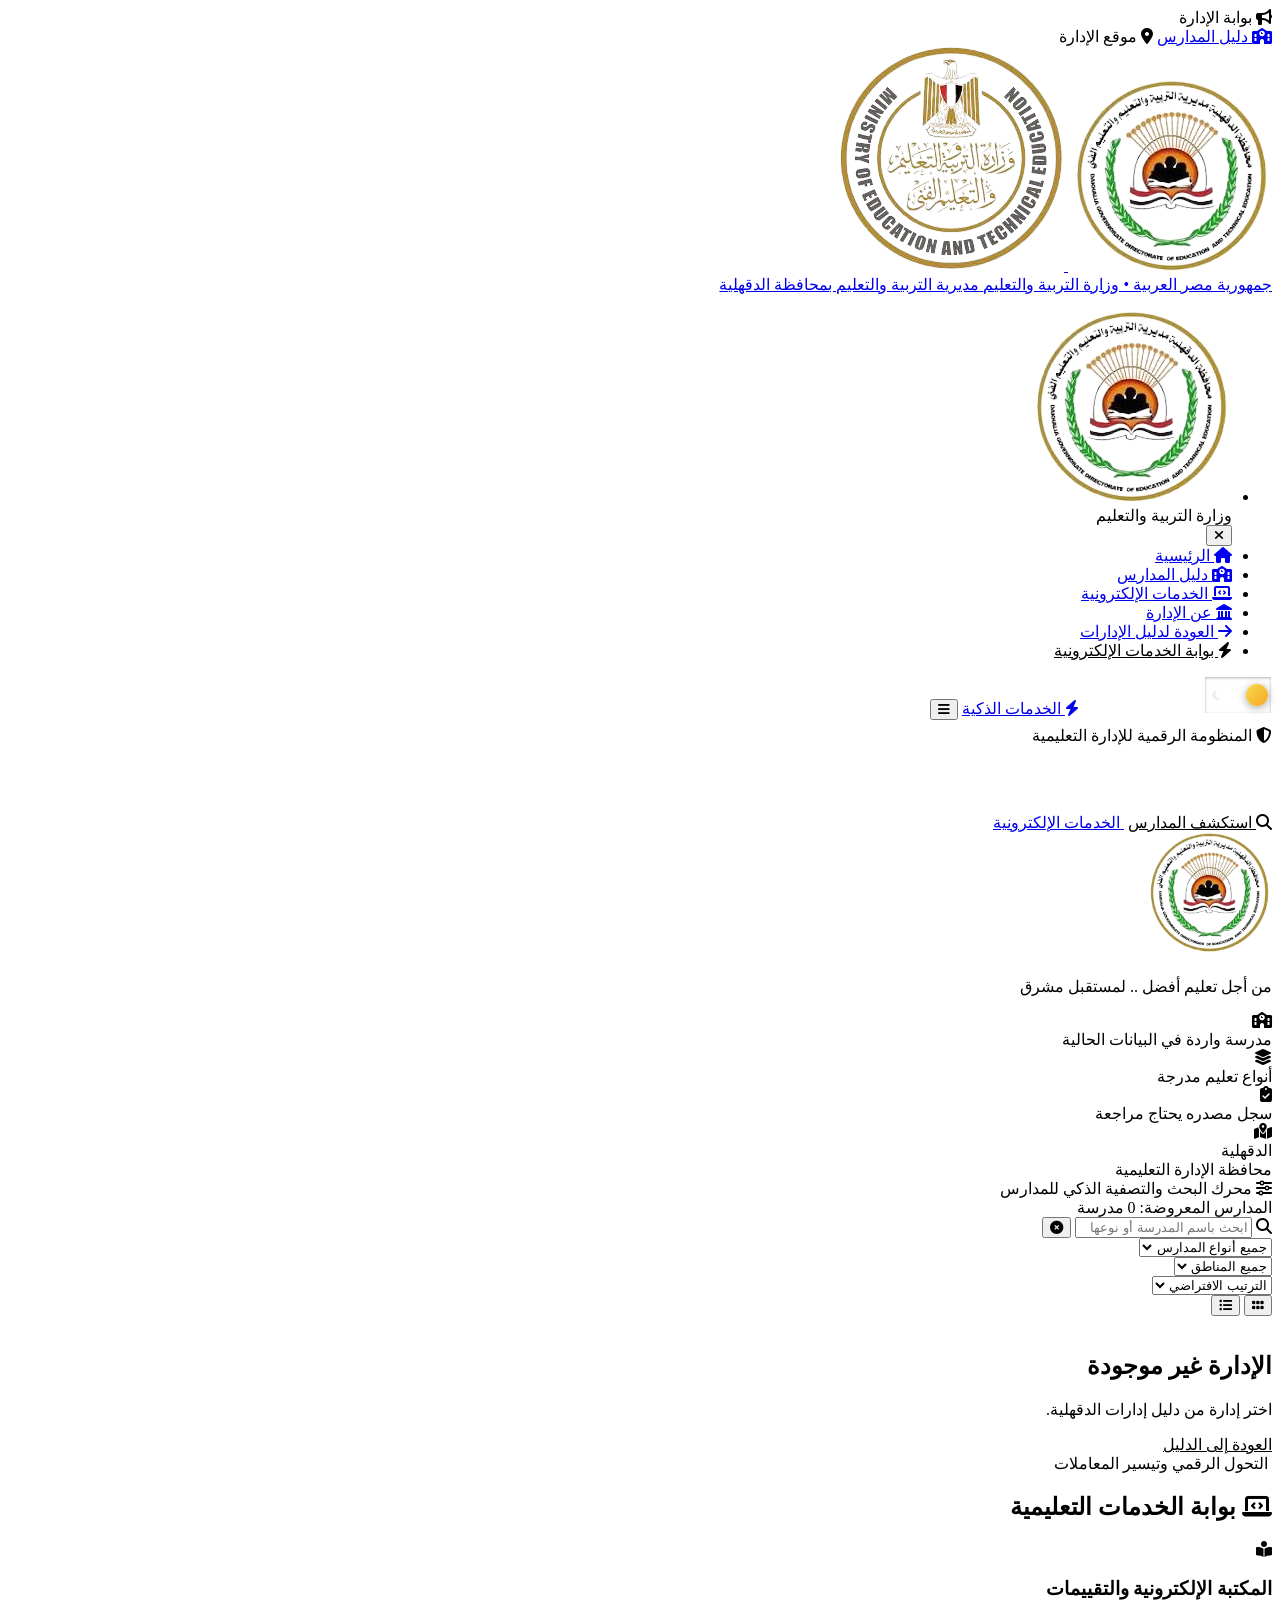
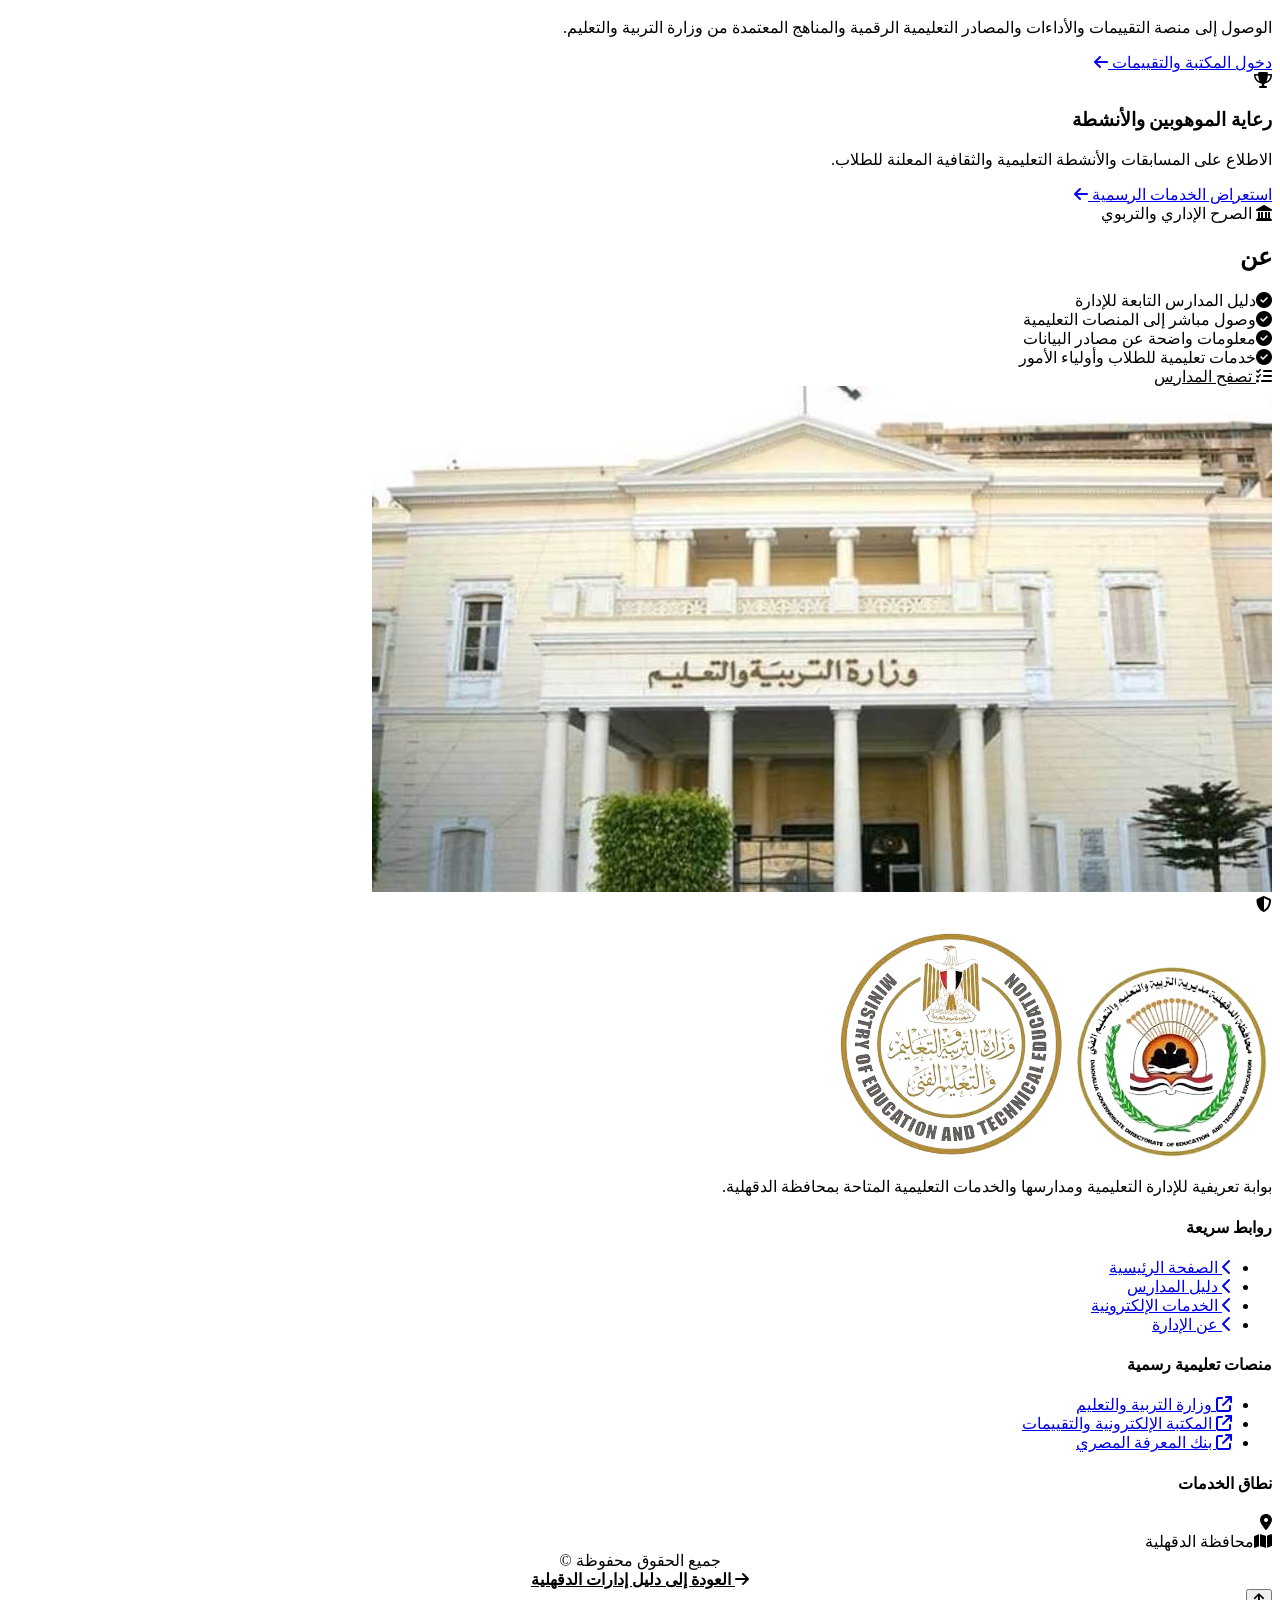
<file: school.html>
<!DOCTYPE html>
<html lang="ar" dir="rtl">
<head>
    <meta charset="UTF-8">
    <meta name="viewport" content="width=device-width, initial-scale=1.0">
    <meta name="description" content="دليل مدارس الإدارة التعليمية بمحافظة الدقهلية وخدماتها التعليمية.">
    <meta name="theme-color" content="#004C46">
    <link rel="shortcut icon" href="op-removebg-preview.png" type="image/x-icon">
    <link rel="stylesheet" href="https://cdnjs.cloudflare.com/ajax/libs/font-awesome/6.5.0/css/all.min.css">
    <link rel="preconnect" href="https://fonts.googleapis.com">
    <link rel="preconnect" href="https://fonts.gstatic.com" crossorigin>
    <link href="https://fonts.googleapis.com/css2?family=Cairo:wght@400;500;600;700;800;900&display=swap" rel="stylesheet">
    <link rel="stylesheet" href="https://al-edara-esnblawen.vercel.app/edara.css">
    <link rel="stylesheet" href="school-theme.css">
    <title>الإدارة التعليمية | دليل المدارس والخدمات</title>
</head>
<body>
    <div class="top-notice-bar">
        <div class="notice-ticker">
            <span class="notice-badge"><i class="fa-solid fa-bullhorn"></i> بوابة الإدارة</span>
            <span class="notice-text" data-notice></span>
        </div>
        <div class="top-bar-links">
            <a href="#schools"><i class="fa-solid fa-school"></i> دليل المدارس</a>
            <a data-map target="_blank" rel="noopener noreferrer"><i class="fa-solid fa-location-dot"></i> موقع الإدارة</a>
        </div>
    </div>

    <header class="header-main">
        <nav class="navbar">
            <a class="brand-section" href="index.html" aria-label="العودة إلى دليل إدارات الدقهلية">
                <div class="brand-logo-wrap">
                    <img class="brand-logo" data-admin-logo src="op-removebg-preview.png" alt="شعار مديرية التربية والتعليم بالدقهلية">
                    <img class="brand-eagle" src="ف.png" alt="شعار النسر المصري">
                </div>
                <div class="brand-titles">
                    <span class="sub-ministry">جمهورية مصر العربية • وزارة التربية والتعليم</span>
                    <strong class="main-title" data-name></strong>
                    <span class="tagline">مديرية التربية والتعليم بمحافظة الدقهلية</span>
                </div>
            </a>
            <ul class="nav-links" id="navLinks">
                <li class="mobile-drawer-header">
                    <div class="mobile-drawer-brand">
                        <img src="op-removebg-preview.png" alt="شعار المديرية" class="mobile-drawer-logo" data-admin-logo>
                        <div class="mobile-drawer-titles">
                            <span class="mobile-drawer-subtitle">وزارة التربية والتعليم</span>
                            <span class="mobile-drawer-title" data-name></span>
                        </div>
                    </div>
                    <button type="button" class="mobile-drawer-close" id="drawerCloseBtn" aria-label="إغلاق القائمة">
                        <i class="fa-solid fa-xmark"></i>
                    </button>
                </li>
                <li><a href="#hero" class="active"><i class="fa-solid fa-house"></i> الرئيسية</a></li>
                <li><a href="#schools"><i class="fa-solid fa-school"></i> دليل المدارس</a></li>
                <li><a href="#services"><i class="fa-solid fa-laptop-code"></i> الخدمات الإلكترونية</a></li>
                <li><a href="#about"><i class="fa-solid fa-landmark"></i> عن الإدارة</a></li>
                <li><a href="index.html"><i class="fa-solid fa-arrow-right"></i> العودة لدليل الإدارات</a></li>
                <li class="mobile-drawer-cta">
                    <a href="#services" class="btn-primary" style="width: 100%; justify-content: center; margin-top: 10px;">
                        <i class="fa-solid fa-bolt"></i> بوابة الخدمات الإلكترونية
                    </a>
                </li>
            </ul>
            <div class="nav-actions">
                <button type="button" class="theme-toggle-btn" id="themeToggleBtn" aria-label="تبديل المظهر" title="تبديل بين الوضع الليلي والنهاري">
                    <span class="theme-toggle-track">
                        <span class="theme-toggle-thumb"></span>
                        <i class="fa-solid fa-sun theme-icon-light"></i>
                        <i class="fa-solid fa-moon theme-icon-dark"></i>
                    </span>
                </button>
                <a href="index.html" class="btn-header-home" title="العودة لدليل إدارات الدقهلية">
                    <i class="fa-solid fa-arrow-right"></i>
                    <span>دليل الإدارات</span>
                </a>
                <a href="#services" class="btn-header-cta"><i class="fa-solid fa-bolt"></i> الخدمات الذكية</a>
                <button type="button" class="menu-toggle" id="menuToggle" aria-label="فتح القائمة">
                    <i class="fa-solid fa-bars"></i>
                </button>
            </div>
        </nav>
    </header>
    <div class="mobile-nav-backdrop" id="navBackdrop"></div>

    <section class="hero-section" id="hero">
        <div class="hero-container">
            <div class="hero-content">
                <div class="hero-pill"><i class="fa-solid fa-shield-halved"></i> المنظومة الرقمية للإدارة التعليمية</div>
                <h1 class="hero-title"><span class="hero-primary-title" data-hero-title></span> <span>في منصة ذكية واحدة</span></h1>
                <p class="hero-desc" data-description></p>
                <div class="hero-buttons">
                    <a href="#schools" class="btn-primary"><i class="fa-solid fa-magnifying-glass"></i> استكشف المدارس</a>
                    <a href="#services" class="btn-secondary"><i class="fa-solid fa-grid-2"></i> الخدمات الإلكترونية</a>
                </div>
            </div>
            <div class="hero-emblem-wrap">
                <div class="hero-emblem-glow"></div>
                <div class="hero-emblem-card">
                    <img src="op-removebg-preview.png" alt="شعار وزارة التربية والتعليم" data-admin-logo>
                    <h4 data-emblem-title></h4>
                    <p>من أجل تعليم أفضل .. لمستقبل مشرق</p>
                </div>
            </div>
        </div>
    </section>

    <div class="stats-ribbon">
        <div class="stats-grid">
            <div class="stat-item">
                <div class="stat-icon"><i class="fa-solid fa-school"></i></div>
                <div><div class="stat-number" data-school-count></div><div class="stat-label">مدرسة واردة في البيانات الحالية</div></div>
            </div>
            <div class="stat-item">
                <div class="stat-icon"><i class="fa-solid fa-layer-group"></i></div>
                <div><div class="stat-number" data-type-count></div><div class="stat-label">أنواع تعليم مدرجة</div></div>
            </div>
            <div class="stat-item">
                <div class="stat-icon"><i class="fa-solid fa-clipboard-check"></i></div>
                <div><div class="stat-number" data-review-count></div><div class="stat-label">سجل مصدره يحتاج مراجعة</div></div>
            </div>
            <div class="stat-item">
                <div class="stat-icon"><i class="fa-solid fa-map-location-dot"></i></div>
                <div><div class="stat-number">الدقهلية</div><div class="stat-label">محافظة الإدارة التعليمية</div></div>
            </div>
        </div>
    </div>

    <section class="filter-section" id="schools">
        <div class="filter-card">
            <div class="filter-header">
                <div class="filter-title"><i class="fa-solid fa-sliders"></i> محرك البحث والتصفية الذكي للمدارس</div>
                <div class="filter-count-badge">المدارس المعروضة: <span id="schoolsCount">0</span> مدرسة</div>
            </div>
            <div class="filter-controls-row">
                <div class="search-input-wrap">
                    <i class="fa-solid fa-magnifying-glass search-icon"></i>
                    <input type="search" id="schoolSearch" placeholder="ابحث باسم المدرسة أو نوعها..." autocomplete="off">
                    <button type="button" class="search-clear-btn" id="searchClearBtn" title="مسح البحث" aria-label="مسح البحث">
                        <i class="fa-solid fa-circle-xmark"></i>
                    </button>
                </div>
                <div class="select-wrap">
                    <select id="typeFilter" class="custom-select" aria-label="تصفية حسب نوع المدرسة">
                        <option value="all">جميع أنواع المدارس</option>
                    </select>
                </div>
                <div class="select-wrap">
                    <select id="areaFilter" class="custom-select" aria-label="تصفية حسب المنطقة">
                        <option value="all">جميع المناطق</option>
                    </select>
                </div>
                <div class="filter-action-group">
                    <div class="select-wrap sort-select-wrap">
                        <select id="sortFilter" class="custom-select" aria-label="ترتيب النتائج">
                            <option value="default">الترتيب الافتراضي</option>
                            <option value="name-asc">الاسم (أ - ي)</option>
                            <option value="name-desc">الاسم (ي - أ)</option>
                        </select>
                    </div>
                    <div class="view-toggle-btns">
                        <button type="button" class="view-btn active" id="viewGridBtn" title="عرض شبكي" aria-label="عرض شبكي">
                            <i class="fa-solid fa-grip"></i>
                        </button>
                        <button type="button" class="view-btn" id="viewListBtn" title="عرض قائمة" aria-label="عرض قائمة">
                            <i class="fa-solid fa-list-ul"></i>
                        </button>
                    </div>
                </div>
            </div>
            <div class="category-chips" id="categoryChips" aria-label="تصنيف سريع للمدارس"></div>
        </div>
    </section>

    <main class="schools-section">
        <div class="section-title-wrap">
            <div class="section-heading-group">
                <span class="section-subtitle"><i class="fa-solid fa-circle-check"></i> صروح التعليم التابعة للإدارة</span>
                <h2 class="section-main-title"><i class="fa-solid fa-building-columns"></i> <span data-schools-heading></span></h2>
            </div>
        </div>
        <div class="data-notice" id="dataNotice">
            تنبيه: الملف المرفق تجميعي أولي وليس حصرًا رسميًا كاملًا. بعض الأسماء قديمة أو تحتاج مراجعة؛ لذلك تعرض الصفحة المدارس الواردة في البيانات فقط.
        </div>
        <div class="schools-grid" id="schoolsGrid" aria-live="polite"></div>
    </main>

    <section class="services-section" id="services">
        <div class="services-container">
            <div class="section-title-wrap">
                <div class="section-heading-group">
                    <span class="section-subtitle"><i class="fa-solid fa-sparkles"></i> التحول الرقمي وتيسير المعاملات</span>
                    <h2 class="section-main-title"><i class="fa-solid fa-laptop-code"></i> بوابة الخدمات التعليمية</h2>
                </div>
            </div>
            <div class="services-grid">
                <article class="service-card">
                    <div class="service-icon-wrap"><i class="fa-solid fa-book-open-reader"></i></div>
                    <h3 class="service-title">المكتبة الإلكترونية والتقييمات</h3>
                    <p class="service-desc">الوصول إلى منصة التقييمات والأداءات والمصادر التعليمية الرقمية والمناهج المعتمدة من وزارة التربية والتعليم.</p>
                    <a href="https://ellibrary.moe.gov.eg/Performance_Assessments/" target="_blank" rel="noopener noreferrer" class="service-link">دخول المكتبة والتقييمات <i class="fa-solid fa-arrow-left"></i></a>
                </article>
                <article class="service-card">
                    <div class="service-icon-wrap"><i class="fa-solid fa-trophy"></i></div>
                    <h3 class="service-title">رعاية الموهوبين والأنشطة</h3>
                    <p class="service-desc">الاطلاع على المسابقات والأنشطة التعليمية والثقافية المعلنة للطلاب.</p>
                    <a href="https://moe.gov.eg/" target="_blank" rel="noopener noreferrer" class="service-link">استعراض الخدمات الرسمية <i class="fa-solid fa-arrow-left"></i></a>
                </article>
            </div>
        </div>
    </section>

    <section class="about-section" id="about">
        <div class="about-card">
            <div class="about-content">
                <span class="section-subtitle"><i class="fa-solid fa-landmark"></i> الصرح الإداري والتربوي</span>
                <h2 class="section-main-title">عن <span data-name></span></h2>
                <p class="about-description" data-description></p>
                <div class="about-features">
                    <div class="about-feat-item"><i class="fa-solid fa-check-circle"></i><span>دليل المدارس التابعة للإدارة</span></div>
                    <div class="about-feat-item"><i class="fa-solid fa-check-circle"></i><span>وصول مباشر إلى المنصات التعليمية</span></div>
                    <div class="about-feat-item"><i class="fa-solid fa-check-circle"></i><span>معلومات واضحة عن مصادر البيانات</span></div>
                    <div class="about-feat-item"><i class="fa-solid fa-check-circle"></i><span>خدمات تعليمية للطلاب وأولياء الأمور</span></div>
                </div>
                <a class="btn-primary" href="#schools"><i class="fa-solid fa-list-check"></i> تصفح المدارس</a>
            </div>
            <div class="about-image-side">
                <img data-admin-image src="re.jpg" alt="">
                <div class="about-overlay-card">
                    <i class="fa-solid fa-shield-halved"></i>
                    <div><h3 data-name></h3><p data-area></p></div>
                </div>
            </div>
        </div>
    </section>

    <footer class="footer-main" id="footer">
        <div class="footer-container">
            <div class="footer-col footer-brand-info">
                <div class="brand-section">
                    <div class="brand-logo-wrap">
                        <img class="brand-logo" src="op-removebg-preview.png" alt="شعار المديرية">
                        <img class="brand-eagle" src="ف.png" alt="شعار النسر">
                    </div>
                </div>
                <p>بوابة تعريفية للإدارة التعليمية ومدارسها والخدمات التعليمية المتاحة بمحافظة الدقهلية.</p>
            </div>
            <div class="footer-col">
                <h4>روابط سريعة</h4>
                <ul class="footer-links-list">
                    <li><a href="#hero"><i class="fa-solid fa-chevron-left"></i> الصفحة الرئيسية</a></li>
                    <li><a href="#schools"><i class="fa-solid fa-chevron-left"></i> دليل المدارس</a></li>
                    <li><a href="#services"><i class="fa-solid fa-chevron-left"></i> الخدمات الإلكترونية</a></li>
                    <li><a href="#about"><i class="fa-solid fa-chevron-left"></i> عن الإدارة</a></li>
                </ul>
            </div>
            <div class="footer-col">
                <h4>منصات تعليمية رسمية</h4>
                <ul class="footer-links-list">
                    <li><a href="https://moe.gov.eg/" target="_blank" rel="noopener noreferrer"><i class="fa-solid fa-arrow-up-right-from-square"></i> وزارة التربية والتعليم</a></li>
                    <li><a href="https://ellibrary.moe.gov.eg/Performance_Assessments/" target="_blank" rel="noopener noreferrer"><i class="fa-solid fa-arrow-up-right-from-square"></i> المكتبة الإلكترونية والتقييمات</a></li>
                    <li><a href="https://www.ekb.eg/" target="_blank" rel="noopener noreferrer"><i class="fa-solid fa-arrow-up-right-from-square"></i> بنك المعرفة المصري</a></li>
                </ul>
            </div>
            <div class="footer-col">
                <h4>نطاق الخدمات</h4>
                <div class="footer-contact-list">
                    <div class="footer-contact-item"><i class="fa-solid fa-location-dot"></i><span data-area></span></div>
                    <div class="footer-contact-item"><i class="fa-solid fa-map"></i><span>محافظة الدقهلية</span></div>
                </div>
            </div>
        </div>
        <div class="footer-bottom">
            <div class="footer-bottom-inner" style="flex-direction: column; text-align: center; gap: 8px; width: 100%;">
                <div>جميع الحقوق محفوظة © <span data-year></span> <span data-name></span></div>
                <a href="index.html" class="footer-home-link"><i class="fa-solid fa-arrow-right"></i> العودة إلى دليل إدارات الدقهلية</a>
            </div>
        </div>
    </footer>

    <button type="button" class="back-to-top" id="backToTop" title="الرجوع لأعلى الصفحة" aria-label="الرجوع للأعلى">
        <i class="fa-solid fa-arrow-up"></i>
    </button>

    <script src="administration-logos.js"></script>
    <script src="schools-data.js"></script>
    <script src="school-page.js"></script>
</body>
</html>
</file>
<file: cd.css>
:root {
    /* Color Palette - Egyptian Emerald & Royal Gold (Light Mode Default) */
    --primary: #0a4b44;
    --primary-dark: #06342f;
    --primary-light: #10665d;
    --primary-soft: rgba(10, 75, 68, 0.08);
    --primary-gradient: linear-gradient(135deg, #06342f 0%, #0a4b44 55%, #10665d 100%);
    --primary-rgb: 10, 75, 68;

    --gold: #c29828;
    --gold-hover: #d8ab32;
    --gold-light: rgba(194, 152, 40, 0.12);
    --gold-gradient: linear-gradient(135deg, #c29828 0%, #d8ab32 50%, #ebc458 100%);
    --gold-rgb: 194, 152, 40;

    --accent-emerald: #10b981;
    --accent-blue: #2563eb;

    /* Surfaces & Backgrounds */
    --bg-main: #f4f7f8;
    --bg-card: #ffffff;
    --bg-card-secondary: #f8fafb;
    --bg-glass: rgba(255, 255, 255, 0.88);
    --bg-header: rgba(255, 255, 255, 0.94);
    --bg-ticker: #052a26;

    /* Typography */
    --text-primary: #0f2b27;
    --text-secondary: #3b5753;
    --text-muted: #6b8884;
    --text-white: #ffffff;

    /* Borders & Lines */
    --border-color: rgba(10, 75, 68, 0.12);
    --border-light: rgba(10, 75, 68, 0.06);
    --border-hover: rgba(194, 152, 40, 0.45);

    /* Shadows */
    --shadow-xs: 0 1px 3px rgba(6, 40, 36, 0.05);
    --shadow-sm: 0 4px 12px rgba(6, 40, 36, 0.06);
    --shadow-md: 0 10px 28px rgba(6, 40, 36, 0.08);
    --shadow-lg: 0 20px 50px rgba(6, 40, 36, 0.12);
    --shadow-gold: 0 8px 24px rgba(194, 152, 40, 0.22);

    /* Radii */
    --radius-xs: 6px;
    --radius-sm: 10px;
    --radius-md: 16px;
    --radius-lg: 24px;
    --radius-full: 9999px;

    /* Transitions */
    --transition-fast: 0.2s cubic-bezier(0.4, 0, 0.2, 1);
    --transition-normal: 0.3s cubic-bezier(0.4, 0, 0.2, 1);
    --transition-bounce: 0.45s cubic-bezier(0.34, 1.56, 0.64, 1);
}

/* ==========================================================================
   Dark Theme (Egyptian Obsidian & Gold)
   ========================================================================== */
[data-theme="dark"] {
    --primary: #2cd4b9;
    --primary-dark: #14a08c;
    --primary-light: #5ef0d7;
    --primary-soft: rgba(44, 212, 185, 0.12);
    --primary-gradient: linear-gradient(135deg, #091c1a 0%, #0d3832 55%, #12554c 100%);
    --primary-rgb: 44, 212, 185;

    --gold: #e5c158;
    --gold-hover: #f3d47b;
    --gold-light: rgba(229, 193, 88, 0.15);
    --gold-gradient: linear-gradient(135deg, #c29828 0%, #e5c158 50%, #f6dd8f 100%);
    --gold-rgb: 229, 193, 88;

    --bg-main: #061312;
    --bg-card: #0d2220;
    --bg-card-secondary: #091917;
    --bg-glass: rgba(13, 34, 32, 0.88);
    --bg-header: rgba(7, 20, 19, 0.94);
    --bg-ticker: #040d0c;

    --text-primary: #f0f7f6;
    --text-secondary: #9fc1bc;
    --text-muted: #6d8e89;

    --border-color: rgba(44, 212, 185, 0.14);
    --border-light: rgba(44, 212, 185, 0.08);
    --border-hover: rgba(229, 193, 88, 0.5);

    --shadow-xs: 0 1px 3px rgba(0, 0, 0, 0.3);
    --shadow-sm: 0 4px 12px rgba(0, 0, 0, 0.35);
    --shadow-md: 0 10px 28px rgba(0, 0, 0, 0.45);
    --shadow-lg: 0 20px 50px rgba(0, 0, 0, 0.6);
    --shadow-gold: 0 8px 24px rgba(229, 193, 88, 0.2);
}

/* ==========================================================================
   Base & Reset
   ========================================================================== */
*, *::before, *::after {
    box-sizing: border-box;
    margin: 0;
    padding: 0;
    -webkit-tap-highlight-color: transparent;
}

html {
    scroll-behavior: smooth;
    scroll-padding-top: 86px;
    width: 100%;
    overflow-x: hidden;
}

body {
    font-family: "Cairo", -apple-system, BlinkMacSystemFont, "Segoe UI", Roboto, sans-serif;
    background-color: var(--bg-main);
    color: var(--text-primary);
    line-height: 1.65;
    direction: rtl;
    text-align: right;
    min-height: 100vh;
    overflow-x: hidden;
    position: relative;
    transition: background-color var(--transition-normal), color var(--transition-normal);
}

body.menu-locked {
    overflow: hidden;
}

a {
    text-decoration: none;
    color: inherit;
    transition: var(--transition-fast);
}

ul {
    list-style: none;
}

img {
    max-width: 100%;
    height: auto;
    display: block;
}

button, input, select {
    font-family: inherit;
    font-size: inherit;
    color: inherit;
}

::selection {
    background: var(--gold);
    color: #06342f;
}

:focus-visible {
    outline: 2px solid var(--gold);
    outline-offset: 3px;
}

/* Custom Scrollbar */
::-webkit-scrollbar {
    width: 10px;
}
::-webkit-scrollbar-track {
    background: var(--bg-main);
}
::-webkit-scrollbar-thumb {
    background: var(--primary-light);
    border-radius: var(--radius-full);
    border: 2px solid var(--bg-main);
}
::-webkit-scrollbar-thumb:hover {
    background: var(--gold);
}

/* ==========================================================================
   Top Notice Bar & Announcement Ticker (Original)
   ========================================================================== */
.top-notice-bar {
    background: #002B27;
    color: #E2ECEB;
    font-size: 13px;
    padding: 8px 24px;
    display: flex;
    justify-content: space-between;
    align-items: center;
    border-bottom: 1px solid rgba(217, 167, 46, 0.25);
    gap: 16px;
    position: relative;
    z-index: 1020;
    width: 100%;
    box-sizing: border-box;
}

.notice-ticker {
    display: flex;
    align-items: center;
    gap: 12px;
    overflow: hidden;
    flex: 1;
    min-width: 0;
}

.notice-badge {
    background: var(--gold-gradient);
    color: #002B27;
    font-weight: 800;
    font-size: 11px;
    padding: 2px 10px;
    border-radius: var(--radius-full);
    display: inline-flex;
    align-items: center;
    gap: 5px;
    white-space: nowrap;
    flex-shrink: 0;
}

.notice-text {
    color: #FAFBFB;
    white-space: nowrap;
    overflow: hidden;
    text-overflow: ellipsis;
}

.top-bar-date {
    display: inline-flex;
    align-items: center;
    justify-content: center;
    gap: 6px;
    flex-shrink: 0;
    color: var(--gold);
    font-variant-numeric: tabular-nums;
    font-size: 12px;
    font-weight: 700;
    white-space: nowrap;
}

.top-bar-date::before {
    content: "\f017";
    font-family: "Font Awesome 6 Free";
    font-weight: 900;
}

.top-bar-links {
    display: flex;
    align-items: center;
    gap: 18px;
    font-size: 12px;
    white-space: nowrap;
    flex-shrink: 0;
}

.top-bar-links a {
    color: #CBDCDA;
    display: flex;
    align-items: center;
    gap: 6px;
    transition: var(--transition-fast);
}

.top-bar-links a:hover {
    color: var(--gold);
}

/* ==========================================================================
   Header & Navbar (Original)
   ========================================================================== */
.header-main {
    position: sticky;
    top: 0;
    z-index: 1050;
    background: #003632;
    box-shadow: 0 4px 20px rgba(0, 0, 0, 0.2);
    border-bottom: 2px solid rgba(217, 167, 46, 0.35);
    width: 100%;
    box-sizing: border-box;
}

.navbar {
    max-width: 1360px;
    margin: 0 auto;
    display: flex;
    align-items: center;
    justify-content: space-between;
    padding: 17.5px 20px;
    gap: 16px;
    position: relative;
    box-sizing: border-box;
}

.brand-section {
    display: flex;
    align-items: center;
    gap: 12px;
    flex-shrink: 0;
}

.brand-logo-wrap {
    display: flex;
    align-items: center;
    gap: 8px;
    flex-shrink: 0;
}

.brand-logo {
    height: 52px;
    width: 52px;
    object-fit: contain;
    filter: drop-shadow(0 2px 6px rgba(0,0,0,0.3));
    background: #ffffff;
    border-radius: 50%;
    padding: 3px;
    border: 2px solid var(--gold);
    flex-shrink: 0;
}

.brand-eagle {
    height: 54px;
    width: auto;
    filter: drop-shadow(0 2px 4px rgba(0,0,0,0.3));
    flex-shrink: 0;
}

.brand-titles {
    display: flex;
    flex-direction: column;
}

.sub-ministry {
    font-size: 11px;
    font-weight: 600;
    color: #A9CAC6;
    letter-spacing: 0.3px;
    line-height: 1.3;
}

.main-title {
    font-size: clamp(15px, 2.2vw, 19px);
    font-weight: 800;
    color: #FFFFFF;
    line-height: 1.3;
}

.tagline {
    font-size: 11px;
    color: var(--gold);
    font-weight: 700;
    line-height: 1.3;
}

.nav-links {
    display: flex;
    align-items: center;
    gap: 4px;
}

.mobile-drawer-header,
.mobile-drawer-cta {
    display: none;
}

.nav-links li a {
    color: #E2ECEB;
    font-weight: 600;
    font-size: 14px;
    padding: 8px 12px;
    border-radius: var(--radius-sm);
    display: flex;
    align-items: center;
    gap: 6px;
    position: relative;
    transition: var(--transition-fast);
    white-space: nowrap;
}

.nav-links li a i {
    font-size: 13px;
    color: var(--gold);
    transition: var(--transition-fast);
}

.nav-links li a:hover {
    color: #FFFFFF;
    background: rgba(255, 255, 255, 0.08);
}

.nav-links li a.active {
    color: #FFFFFF;
    background: rgba(217, 167, 46, 0.16);
}

.nav-links li a.active::after {
    content: "";
    position: absolute;
    bottom: -11px;
    right: 15%;
    width: 70%;
    height: 3px;
    background: var(--gold-gradient);
    border-radius: var(--radius-full);
}

.nav-actions {
    display: flex;
    align-items: center;
    gap: 12px;
}

.btn-header-cta {
    background: var(--gold-gradient);
    color: #002B27 !important;
    font-weight: 800;
    font-size: 13px;
    padding: 8px 16px;
    border-radius: var(--radius-full);
    display: inline-flex;
    align-items: center;
    gap: 6px;
    box-shadow: var(--shadow-gold);
    transition: var(--transition-fast);
}

.btn-header-cta:hover {
    transform: translateY(-2px);
    box-shadow: 0 6px 16px rgba(217, 167, 46, 0.4);
}

.menu-toggle {
    display: none;
    background: none;
    border: none;
    color: #FFFFFF;
    font-size: 22px;
    cursor: pointer;
    padding: 6px;
    transition: var(--transition-fast);
}

.menu-toggle:hover {
    color: var(--gold);
}

[data-theme="dark"] .menu-toggle {
    color: var(--primary-light);
}

.menu-toggle:hover {
    background: var(--primary-soft);
    border-color: var(--primary);
}

/* ==========================================================================
   Theme Toggle Button (Day / Night)
   ========================================================================== */
.theme-toggle-btn {
    background: none;
    border: none;
    cursor: pointer;
    padding: 0;
    display: flex;
    align-items: center;
    flex-shrink: 0;
    outline: none;
}

.theme-toggle-track {
    position: relative;
    display: flex;
    align-items: center;
    width: 60px;
    height: 30px;
    background: rgba(255, 255, 255, 0.1);
    border: 1.5px solid rgba(255, 255, 255, 0.2);
    border-radius: var(--radius-full);
    padding: 3px;
    transition: background 0.4s ease, border-color 0.4s ease, box-shadow 0.4s ease;
    box-shadow: inset 0 1px 3px rgba(0,0,0,0.3);
}

.theme-toggle-btn:hover .theme-toggle-track {
    border-color: var(--gold);
    box-shadow: 0 0 10px rgba(217, 167, 46, 0.3), inset 0 1px 3px rgba(0,0,0,0.3);
}

.theme-toggle-thumb {
    position: absolute;
    width: 22px;
    height: 22px;
    border-radius: 50%;
    background: linear-gradient(135deg, #f9d84a, #f4a825);
    box-shadow: 0 2px 8px rgba(0,0,0,0.35);
    transition: transform 0.4s cubic-bezier(0.34, 1.56, 0.64, 1), background 0.4s ease;
    right: 3px;
    z-index: 2;
}

.theme-icon-light,
.theme-icon-dark {
    position: absolute;
    font-size: 11px;
    z-index: 1;
    transition: opacity 0.3s ease;
    pointer-events: none;
}

.theme-icon-light {
    right: 7px;
    color: #f9d84a;
    opacity: 1;
}

.theme-icon-dark {
    left: 7px;
    color: #c9d8e8;
    opacity: 0.4;
}

/* Dark mode state */
[data-theme="dark"] .theme-toggle-track {
    background: rgba(44, 212, 185, 0.1);
    border-color: rgba(44, 212, 185, 0.3);
    box-shadow: 0 0 8px rgba(44, 212, 185, 0.15), inset 0 1px 3px rgba(0,0,0,0.4);
}

[data-theme="dark"] .theme-toggle-thumb {
    transform: translateX(-28px);
    background: linear-gradient(135deg, #3a4a6a, #1e2d4a);
}

[data-theme="dark"] .theme-icon-light {
    opacity: 0.3;
}

[data-theme="dark"] .theme-icon-dark {
    opacity: 1;
    color: #7ec8e3;
}

[data-theme="dark"] .theme-toggle-btn:hover .theme-toggle-track {
    border-color: var(--primary-light);
    box-shadow: 0 0 12px rgba(44, 212, 185, 0.3), inset 0 1px 3px rgba(0,0,0,0.4);
}

.mobile-nav-backdrop {
    display: none;
    position: fixed;
    inset: 0;
    background: rgba(3, 14, 13, 0.65);
    backdrop-filter: blur(5px);
    -webkit-backdrop-filter: blur(5px);
    z-index: 1090;
    opacity: 0;
    transition: opacity var(--transition-normal);
}

.mobile-nav-backdrop.show {
    display: block;
    opacity: 1;
}

/* ==========================================================================
   Hero Section
   ========================================================================== */
.hero-section {
    position: relative;
    padding: clamp(48px, 6vw, 84px) 24px clamp(56px, 8vw, 96px);
    background: var(--primary-gradient);
    color: #ffffff;
    overflow: hidden;
    isolation: isolate;
}

.hero-section::before {
    content: "";
    position: absolute;
    inset: 0;
    z-index: -1;
    background-image:
        radial-gradient(circle at 85% 15%, rgba(194, 152, 40, 0.18) 0%, transparent 45%),
        radial-gradient(circle at 10% 85%, rgba(44, 212, 185, 0.15) 0%, transparent 45%),
        linear-gradient(rgba(255, 255, 255, 0.03) 1px, transparent 1px),
        linear-gradient(90deg, rgba(255, 255, 255, 0.03) 1px, transparent 1px);
    background-size: 100% 100%, 100% 100%, 48px 48px, 48px 48px;
    pointer-events: none;
}

.hero-container {
    max-width: 1360px;
    margin: 0 auto;
    display: grid;
    grid-template-columns: minmax(0, 1.35fr) minmax(0, 0.95fr);
    gap: 40px;
    align-items: center;
}

.hero-content {
    display: flex;
    flex-direction: column;
    gap: 20px;
}

.hero-pill {
    display: inline-flex;
    align-items: center;
    gap: 8px;
    width: fit-content;
    padding: 6px 16px;
    border-radius: var(--radius-full);
    background: rgba(255, 255, 255, 0.1);
    border: 1px solid rgba(255, 255, 255, 0.2);
    color: var(--gold);
    font-size: 13px;
    font-weight: 800;
    backdrop-filter: blur(8px);
    box-shadow: 0 4px 15px rgba(0, 0, 0, 0.1);
}

.hero-pill i {
    color: var(--gold);
}

.hero-title {
    font-size: clamp(26px, 3.8vw, 44px);
    font-weight: 900;
    line-height: 65px;
    color: #ffffff;
    letter-spacing: -0.5px;
}

.hero-title span {
    display: block;
    margin-top: 0.18em;
    color: #ffe08a;
    background: none;
    -webkit-text-fill-color: currentColor;
    font-size: clamp(16px, 2.2vw, 25px);
    font-weight: 800;
    line-height: 1.5;
    text-shadow: 0 2px 8px rgba(0, 0, 0, 0.35);
}

.hero-title .hero-ministry-note {
    font-size: clamp(14px, 1.8vw, 20px);
}

.hero-desc {
    font-size: clamp(14px, 1.4vw, 16px);
    line-height: 1.85;
    color: #d1e4e1;
    max-width: 660px;
    font-weight: 500;
}

.hero-buttons {
    display: flex;
    flex-wrap: wrap;
    gap: 14px;
    align-items: center;
    margin-top: 6px;
}

.btn-primary {
    background: var(--gold-gradient);
    color: #052622 !important;
    font-weight: 800;
    font-size: 14.5px;
    padding: 13px 26px;
    border-radius: var(--radius-full);
    display: inline-flex;
    align-items: center;
    gap: 10px;
    box-shadow: var(--shadow-gold);
    transition: var(--transition-fast);
    border: none;
    cursor: pointer;
}

.btn-primary:hover {
    transform: translateY(-3px);
    box-shadow: 0 12px 30px rgba(194, 152, 40, 0.35);
    filter: brightness(1.06);
}

.btn-secondary {
    background: rgba(255, 255, 255, 0.12);
    color: #ffffff !important;
    font-weight: 700;
    font-size: 14.5px;
    padding: 13px 24px;
    border-radius: var(--radius-full);
    display: inline-flex;
    align-items: center;
    gap: 10px;
    border: 1px solid rgba(255, 255, 255, 0.25);
    backdrop-filter: blur(8px);
    transition: var(--transition-fast);
}

.btn-secondary:hover {
    background: rgba(255, 255, 255, 0.22);
    border-color: rgba(255, 255, 255, 0.45);
    transform: translateY(-3px);
}

.hero-feature-tags {
    display: flex;
    flex-wrap: wrap;
    gap: 14px;
    margin-top: 8px;
    font-size: 12.5px;
    color: #c4dedb;
    font-weight: 600;
}

.hero-feature-tags span {
    display: inline-flex;
    align-items: center;
    gap: 6px;
}

.hero-feature-tags i {
    color: var(--gold);
    font-size: 13px;
}

/* Hero Emblem Card */
.hero-emblem-wrap {
    position: relative;
    display: flex;
    justify-content: center;
    align-items: center;
}

.hero-emblem-glow {
    position: absolute;
    width: min(320px, 85vw);
    height: min(320px, 85vw);
    background: radial-gradient(circle, rgba(194, 152, 40, 0.28) 0%, rgba(44, 212, 185, 0.15) 50%, transparent 70%);
    filter: blur(35px);
    pointer-events: none;
    z-index: 1;
}

.hero-emblem-card {
    position: relative;
    z-index: 2;
    width: min(340px, 100%);
    background: rgba(255, 255, 255, 0.12);
    backdrop-filter: blur(20px);
    -webkit-backdrop-filter: blur(20px);
    border: 1.5px solid rgba(255, 255, 255, 0.25);
    border-radius: var(--radius-lg);
    padding: 32px 24px;
    display: flex;
    flex-direction: column;
    align-items: center;
    text-align: center;
    box-shadow: 0 24px 60px rgba(0, 0, 0, 0.3);
    transition: transform var(--transition-normal), border-color var(--transition-normal);
}

.hero-emblem-card:hover {
    transform: translateY(-8px) scale(1.02);
    border-color: var(--gold);
}

.hero-emblem-card img {
    height: 120px;
    width: auto;
    object-fit: contain;
    margin-bottom: 18px;
    filter: drop-shadow(0 8px 20px rgba(0, 0, 0, 0.25));
    transition: transform var(--transition-bounce);
}

.hero-emblem-card:hover img {
    transform: scale(1.06);
}

.hero-emblem-card h4 {
    font-size: 17px;
    font-weight: 800;
    color: #ffffff;
    margin-bottom: 6px;
}

.hero-emblem-card p {
    font-size: 13px;
    color: var(--gold);
    font-weight: 700;
    margin-bottom: 14px;
}

.hero-emblem-badge {
    background: rgba(0, 0, 0, 0.25);
    border: 1px solid rgba(194, 152, 40, 0.35);
    color: #e5f4f2;
    padding: 4px 14px;
    border-radius: var(--radius-full);
    font-size: 11.5px;
    font-weight: 700;
    display: inline-flex;
    align-items: center;
    gap: 6px;
}

/* ==========================================================================
   Stats Ribbon
   ========================================================================== */
.stats-ribbon {
    max-width: 1360px;
    margin: -38px auto 48px;
    padding: 0 24px;
    position: relative;
    z-index: 10;
}

.stats-grid {
    background: var(--bg-card);
    border: 1px solid var(--border-color);
    border-radius: var(--radius-md);
    box-shadow: var(--shadow-md);
    padding: 22px 28px;
    display: grid;
    grid-template-columns: repeat(4, 1fr);
    gap: 20px;
    transition: background-color var(--transition-normal), border-color var(--transition-normal);
}

.stat-item {
    display: flex;
    align-items: center;
    gap: 16px;
    padding: 8px 12px;
    border-left: 1px solid var(--border-light);
    transition: transform var(--transition-fast);
}

.stat-item:last-child {
    border-left: none;
}

.stat-item:hover {
    transform: translateY(-2px);
}

.stat-icon {
    width: 52px;
    height: 52px;
    border-radius: var(--radius-sm);
    background: var(--primary-soft);
    color: var(--primary);
    display: flex;
    align-items: center;
    justify-content: center;
    font-size: 22px;
    flex-shrink: 0;
    border: 1px solid var(--border-color);
    transition: var(--transition-fast);
}

[data-theme="dark"] .stat-icon {
    color: var(--primary-light);
}

.stat-item:hover .stat-icon {
    background: var(--gold-gradient);
    color: #072622;
    border-color: var(--gold);
    transform: scale(1.06);
}

.stat-number {
    font-size: clamp(20px, 2.2vw, 27px);
    font-weight: 900;
    color: var(--primary);
    line-height: 1.2;
}

[data-theme="dark"] .stat-number {
    color: var(--text-primary);
}

.stat-label {
    font-size: 12.5px;
    color: var(--text-secondary);
    font-weight: 600;
    line-height: 1.35;
}

/* ==========================================================================
   Filter & Search Engine
   ========================================================================== */
.filter-section {
    max-width: 1360px;
    margin: 0 auto 36px;
    padding: 0 24px;
}

.filter-card {
    background: var(--bg-card);
    border: 1px solid var(--border-color);
    border-radius: var(--radius-md);
    box-shadow: var(--shadow-sm);
    padding: 24px 28px;
    display: flex;
    flex-direction: column;
    gap: 20px;
    transition: background-color var(--transition-normal), border-color var(--transition-normal);
}

.filter-header {
    display: flex;
    justify-content: space-between;
    align-items: center;
    flex-wrap: wrap;
    gap: 16px;
    border-bottom: 1px solid var(--border-light);
    padding-bottom: 16px;
}

.filter-title-wrap {
    display: flex;
    align-items: center;
    gap: 14px;
}

.filter-icon-box {
    width: 44px;
    height: 44px;
    border-radius: var(--radius-sm);
    background: var(--primary-soft);
    color: var(--primary);
    display: flex;
    align-items: center;
    justify-content: center;
    font-size: 19px;
    flex-shrink: 0;
}

[data-theme="dark"] .filter-icon-box {
    color: var(--primary-light);
}

.filter-title {
    font-size: 18px;
    font-weight: 800;
    color: var(--text-primary);
    line-height: 1.3;
}

.filter-desc {
    font-size: 13px;
    color: var(--text-muted);
    font-weight: 500;
}

.filter-count-badge {
    background: var(--primary-soft);
    color: var(--primary);
    padding: 7px 16px;
    border-radius: var(--radius-full);
    font-size: 13px;
    font-weight: 700;
    display: inline-flex;
    align-items: center;
    gap: 8px;
    border: 1px solid var(--border-color);
}

[data-theme="dark"] .filter-count-badge {
    color: var(--primary-light);
}

.filter-count-badge strong {
    color: var(--gold);
    font-size: 15px;
}

/* Quick Region Filter Chips */
.filter-chips-row {
    display: flex;
    align-items: center;
    gap: 12px;
    flex-wrap: wrap;
}

.chips-label {
    font-size: 13px;
    font-weight: 700;
    color: var(--text-muted);
    display: flex;
    align-items: center;
    gap: 6px;
    white-space: nowrap;
}

.chips-scroll-wrap {
    display: flex;
    align-items: center;
    gap: 8px;
    flex-wrap: wrap;
}

.filter-chip {
    background: var(--bg-card-secondary);
    border: 1px solid var(--border-color);
    color: var(--text-secondary);
    padding: 7px 15px;
    border-radius: var(--radius-full);
    font-size: 12.5px;
    font-weight: 700;
    cursor: pointer;
    display: inline-flex;
    align-items: center;
    gap: 6px;
    transition: var(--transition-fast);
}

.filter-chip i {
    color: var(--gold);
    font-size: 12px;
}

.filter-chip:hover {
    background: var(--primary-soft);
    color: var(--primary);
    border-color: var(--primary);
    transform: translateY(-1px);
}

.filter-chip.active {
    background: var(--primary);
    color: #ffffff;
    border-color: var(--primary);
    box-shadow: 0 4px 12px rgba(10, 75, 68, 0.2);
}

.filter-chip.active i {
    color: var(--gold);
}

[data-theme="dark"] .filter-chip.active {
    background: var(--primary);
    color: #061e1b;
}

[data-theme="dark"] .filter-chip.active i {
    color: #061e1b;
}

/* Filter Controls Row (Search, Select, Sort, View Toggle) */
.filter-controls-row {
    display: flex;
    align-items: center;
    gap: 14px;
    flex-wrap: wrap;
}

.search-input-wrap {
    position: relative;
    flex: 1.5;
    min-width: 260px;
}

.search-input-wrap .search-icon {
    position: absolute;
    right: 16px;
    top: 50%;
    transform: translateY(-50%);
    color: var(--text-muted);
    font-size: 15px;
    pointer-events: none;
}

.search-input-wrap input {
    width: 100%;
    padding: 12px 46px 12px 42px;
    background: var(--bg-card-secondary);
    border: 1.5px solid var(--border-color);
    border-radius: var(--radius-sm);
    color: var(--text-primary);
    font-size: 14px;
    font-weight: 600;
    transition: var(--transition-fast);
}

.search-input-wrap input:focus {
    border-color: var(--gold);
    background: var(--bg-card);
    box-shadow: 0 0 0 4px var(--gold-light);
}

.search-clear-btn {
    position: absolute;
    left: 14px;
    top: 50%;
    transform: translateY(-50%);
    background: none;
    border: none;
    color: var(--text-muted);
    font-size: 15px;
    cursor: pointer;
    transition: var(--transition-fast);
    padding: 4px;
}

.search-clear-btn:hover {
    color: var(--gold);
}

.select-wrap {
    position: relative;
    flex: 1;
    min-width: 220px;
}

.select-wrap .select-icon {
    position: absolute;
    right: 14px;
    top: 50%;
    transform: translateY(-50%);
    color: var(--gold);
    font-size: 14px;
    pointer-events: none;
}

.custom-select {
    width: 100%;
    padding: 12px 38px 12px 14px;
    background: var(--bg-card-secondary);
    border: 1.5px solid var(--border-color);
    border-radius: var(--radius-sm);
    color: var(--text-primary);
    font-size: 13.5px;
    font-weight: 600;
    cursor: pointer;
    transition: var(--transition-fast);
    appearance: none;
    -webkit-appearance: none;
    background-image: url("data:image/svg+xml,%3Csvg xmlns='http://www.w3.org/2000/svg' fill='none' viewBox='0 0 24 24' stroke='%236b8884'%3E%3Cpath stroke-linecap='round' stroke-linejoin='round' stroke-width='2' d='M19 9l-7 7-7-7'%3E%3C/path%3E%3C/svg%3E");
    background-repeat: no-repeat;
    background-position: left 12px center;
    background-size: 16px;
}

.custom-select:focus {
    border-color: var(--gold);
    background-color: var(--bg-card);
    box-shadow: 0 0 0 4px var(--gold-light);
}

.filter-action-group {
    display: flex;
    align-items: center;
    gap: 12px;
}

.sort-select-wrap {
    min-width: 170px;
}

/* View Toggle Buttons */
.view-toggle-btns {
    display: flex;
    align-items: center;
    background: var(--bg-card-secondary);
    border: 1.5px solid var(--border-color);
    border-radius: var(--radius-sm);
    padding: 3px;
    gap: 3px;
}

.view-btn {
    width: 38px;
    height: 38px;
    border-radius: var(--radius-xs);
    border: none;
    background: transparent;
    color: var(--text-muted);
    display: flex;
    align-items: center;
    justify-content: center;
    cursor: pointer;
    font-size: 15px;
    transition: var(--transition-fast);
}

.view-btn:hover {
    color: var(--primary);
}

.view-btn.active {
    background: var(--bg-card);
    color: var(--primary);
    box-shadow: var(--shadow-xs);
}

[data-theme="dark"] .view-btn.active {
    color: var(--primary-light);
}

/* ==========================================================================
   Section Headers (Shared)
   ========================================================================== */
.section-title-wrap {
    margin-bottom: 30px;
}

.section-heading-group {
    display: flex;
    flex-direction: column;
    gap: 6px;
}

.section-subtitle {
    font-size: 13.5px;
    font-weight: 800;
    color: var(--gold);
    display: inline-flex;
    align-items: center;
    gap: 7px;
}

.section-main-title {
    font-size: clamp(20px, 2.5vw, 28px);
    font-weight: 900;
    color: var(--text-primary);
    display: flex;
    align-items: center;
    gap: 10px;
}

.section-main-title i {
    color: var(--primary);
}

[data-theme="dark"] .section-main-title i {
    color: var(--primary-light);
}

/* ==========================================================================
   Schools / Administrations Main Section & Cards
   ========================================================================== */
.schools-section {
    max-width: 1360px;
    margin: 0 auto 64px;
    padding: 0 24px;
}

.schools-grid {
    display: grid;
    grid-template-columns: repeat(auto-fill, minmax(350px, 1fr));
    gap: 26px;
}

/* Card Styling */
.school-card {
    background: var(--bg-card);
    border: 1px solid var(--border-color);
    border-radius: var(--radius-md);
    overflow: hidden;
    box-shadow: var(--shadow-sm);
    display: flex;
    flex-direction: column;
    transition: transform var(--transition-normal), box-shadow var(--transition-normal), border-color var(--transition-normal);
    position: relative;
}

.school-card:hover {
    transform: translateY(-6px);
    box-shadow: var(--shadow-lg);
    border-color: var(--border-hover);
}

/* Card Media Header */
.card-media {
    position: relative;
    height: 195px;
    overflow: hidden;
    background: #09201d;
}

.card-media img:first-child {
    width: 100%;
    height: 100%;
    object-fit: cover;
    transition: transform 0.5s ease;
}

.school-card:hover .card-media img:first-child {
    transform: scale(1.08);
}

.card-media-overlay {
    position: absolute;
    inset: 0;
    background: linear-gradient(180deg, rgba(5, 25, 22, 0.2) 0%, rgba(5, 25, 22, 0.75) 100%);
    pointer-events: none;
    z-index: 1;
}

/* Floating Administration Crest Badge */
.admin-logo-wrapper {
    position: absolute;
    bottom: -16px;
    right: 20px;
    z-index: 3;
    width: 58px;
    height: 58px;
    background: #ffffff;
    border-radius: 50%;
    padding: 4px;
    border: 2.5px solid var(--gold);
    box-shadow: 0 6px 18px rgba(0, 0, 0, 0.25);
    display: flex;
    align-items: center;
    justify-content: center;
    transition: transform var(--transition-bounce);
}

.school-card:hover .admin-logo-wrapper {
    transform: scale(1.1) rotate(5deg);
}

.admin-logo-badge {
    width: 100%;
    height: 100%;
    object-fit: contain;
}

.card-media img.admin-logo-badge {
    object-fit: contain;
    transition: none;
}

.school-card:hover .card-media img.admin-logo-badge {
    transform: none;
}

/* Top Badges over Media */
.card-badges-top {
    position: absolute;
    top: 14px;
    right: 14px;
    left: 14px;
    display: flex;
    justify-content: space-between;
    align-items: center;
    z-index: 2;
}

.card-type-tag {
    background: rgba(5, 28, 25, 0.82);
    backdrop-filter: blur(8px);
    border: 1px solid rgba(255, 255, 255, 0.2);
    color: #ffffff;
    font-size: 11.5px;
    font-weight: 700;
    padding: 4px 10px;
    border-radius: var(--radius-full);
    display: inline-flex;
    align-items: center;
    gap: 5px;
}

.card-type-tag i {
    color: var(--gold);
}

.card-status-badge {
    background: rgba(5, 28, 25, 0.82);
    backdrop-filter: blur(8px);
    border: 1px solid rgba(194, 152, 40, 0.3);
    color: #e5f4f2;
    font-size: 11.5px;
    font-weight: 700;
    padding: 4px 10px;
    border-radius: var(--radius-full);
    display: inline-flex;
    align-items: center;
    gap: 6px;
}

.status-dot {
    width: 7px;
    height: 7px;
    border-radius: 50%;
    background: #10b981;
    box-shadow: 0 0 8px #10b981;
}

/* Card Body */
.card-body {
    padding: 24px 22px 20px;
    display: flex;
    flex-direction: column;
    flex: 1;
    gap: 16px;
}

.card-header-info {
    display: flex;
    flex-direction: column;
    gap: 4px;
}

.card-number-badge {
    font-size: 11px;
    font-weight: 800;
    color: var(--gold);
    letter-spacing: 0.5px;
}

.card-title {
    font-size: 18px;
    font-weight: 800;
    line-height: 1.35;
    color: var(--text-primary);
}

.card-title a {
    color: inherit;
    transition: color var(--transition-fast);
}

.card-title a:hover {
    color: var(--gold);
}

/* Card Meta List */
.card-meta-list {
    display: flex;
    flex-direction: column;
    gap: 10px;
    background: var(--bg-card-secondary);
    padding: 14px;
    border-radius: var(--radius-sm);
    border: 1px solid var(--border-light);
}

.meta-item {
    display: flex;
    align-items: flex-start;
    gap: 10px;
    font-size: 13px;
}

.meta-icon {
    width: 26px;
    height: 26px;
    border-radius: 6px;
    background: var(--primary-soft);
    color: var(--primary);
    display: flex;
    align-items: center;
    justify-content: center;
    font-size: 12px;
    flex-shrink: 0;
    margin-top: 1px;
}

[data-theme="dark"] .meta-icon {
    color: var(--primary-light);
}

.meta-text {
    display: flex;
    flex-direction: column;
    line-height: 1.3;
}

.meta-label {
    font-size: 11px;
    color: var(--text-muted);
    font-weight: 600;
}

.meta-text strong {
    font-weight: 700;
    color: var(--text-primary);
}

.meta-text span {
    color: var(--text-secondary);
    font-weight: 500;
}

/* Card Actions Row */
.card-actions {
    display: grid;
    grid-template-columns: 1.8fr 1fr;
    gap: 10px;
    margin-top: auto;
    padding-top: 10px;
    border-top: 1px solid var(--border-light);
}

.btn-card-visit {
    background: var(--primary-gradient);
    color: #ffffff !important;
    font-size: 13px;
    font-weight: 800;
    padding: 10px 14px;
    border-radius: var(--radius-sm);
    display: inline-flex;
    align-items: center;
    justify-content: center;
    gap: 8px;
    transition: var(--transition-fast);
    box-shadow: 0 4px 12px rgba(10, 75, 68, 0.2);
    text-align: center;
}

.btn-card-visit i {
    color: var(--gold);
}

.btn-card-visit:hover {
    transform: translateY(-2px);
    box-shadow: 0 6px 18px rgba(10, 75, 68, 0.32);
    filter: brightness(1.08);
}

.btn-card-map {
    background: var(--bg-card-secondary);
    border: 1.5px solid var(--border-color);
    color: var(--text-secondary);
    font-size: 13px;
    font-weight: 700;
    padding: 10px 12px;
    border-radius: var(--radius-sm);
    display: inline-flex;
    align-items: center;
    justify-content: center;
    gap: 6px;
    transition: var(--transition-fast);
    text-align: center;
}

.btn-card-map i {
    color: var(--gold);
}

.btn-card-map:hover {
    background: var(--gold-light);
    border-color: var(--gold);
    color: var(--gold-hover);
    transform: translateY(-2px);
}

/* ==========================================================================
   List View Mode Styling
   ========================================================================== */
.schools-grid.list-view {
    display: flex;
    flex-direction: column;
    gap: 20px;
}



.schools-grid.list-view .school-card {
    flex-direction: row;
    height: auto;
}

.schools-grid.list-view .card-media {
    width: 280px;
    min-height: 100%;
    flex-shrink: 0;
}

.schools-grid.list-view .card-body {
    padding: 22px 26px;
    justify-content: space-between;
}

.schools-grid.list-view .admin-logo-wrapper {
    bottom: 14px;
    right: 14px;
}

.schools-grid.list-view .card-meta-list {
    flex-direction: row;
    flex-wrap: wrap;
    gap: 16px;
}

.schools-grid.list-view .meta-item {
    flex: 1;
    min-width: 180px;
}

.schools-grid.list-view .card-actions {
    display: flex;
    justify-content: flex-start;
    gap: 14px;
}

.schools-grid.list-view .btn-card-visit,
.schools-grid.list-view .btn-card-map {
    width: auto;
    padding-inline: 20px;
}

/* No Results State */
.no-results {
    grid-column: 1 / -1;
    background: var(--bg-card);
    border: 2px dashed var(--border-color);
    border-radius: var(--radius-md);
    padding: 60px 24px;
    text-align: center;
    display: flex;
    flex-direction: column;
    align-items: center;
    gap: 14px;
}

.no-results i {
    font-size: 44px;
    color: var(--gold);
    margin-bottom: 6px;
}

.no-results h3 {
    font-size: 20px;
    font-weight: 800;
    color: var(--text-primary);
}

.no-results p {
    font-size: 14px;
    color: var(--text-muted);
    max-width: 440px;
}

.btn-reset-filters {
    background: var(--primary-soft);
    border: 1.5px solid var(--primary);
    color: var(--primary);
    padding: 10px 22px;
    border-radius: var(--radius-full);
    font-weight: 800;
    font-size: 13.5px;
    cursor: pointer;
    display: inline-flex;
    align-items: center;
    gap: 8px;
    transition: var(--transition-fast);
    margin-top: 8px;
}

[data-theme="dark"] .btn-reset-filters {
    color: var(--primary-light);
    border-color: var(--primary-light);
}

.btn-reset-filters:hover {
    background: var(--primary);
    color: #ffffff;
    transform: translateY(-2px);
}

/* ==========================================================================
   Services Section (بوابة الخدمات الرقمية)
   ========================================================================== */
.services-section {
    position: relative;
    padding: 72px 24px;
    background: var(--bg-card-secondary);
    border-top: 1px solid var(--border-color);
    border-bottom: 1px solid var(--border-color);
}

.services-container {
    max-width: 1360px;
    margin: 0 auto;
}

.services-section .section-heading-group,
.services-section .section-main-title {
    min-width: 0;
}

.services-section .section-main-title {
    flex-wrap: wrap;
    line-height: 1.4;
    overflow-wrap: anywhere;
}

.services-section .section-main-title i {
    flex: 0 0 auto;
}

.services-quick-access {
    margin: 0 0 52px;
    padding: clamp(18px, 3vw, 30px);
    background: var(--bg-card);
    border: 1px solid var(--border-color);
    border-radius: var(--radius-lg);
    box-shadow: var(--shadow-sm);
}

.services-quick-access-title {
    margin-bottom: 14px;
    color: var(--text-secondary);
    font-size: 15px;
    font-weight: 800;
    line-height: 1.5;
}

.services-grid {
    display: grid;
    grid-template-columns: repeat(auto-fill, minmax(340px, 1fr));
    gap: 24px;
}

.service-card {
    background: var(--bg-card);
    border: 1px solid var(--border-color);
    border-radius: var(--radius-md);
    padding: 28px 24px;
    display: flex;
    flex-direction: column;
    position: relative;
    overflow: hidden;
    box-shadow: var(--shadow-sm);
    transition: transform var(--transition-normal), box-shadow var(--transition-normal), border-color var(--transition-normal);
}

.service-card::before {
    content: "";
    position: absolute;
    top: 0;
    right: 0;
    left: 0;
    height: 3px;
    background: var(--gold-gradient);
    opacity: 0;
    transition: opacity var(--transition-fast);
}

.service-card:hover {
    transform: translateY(-6px);
    box-shadow: var(--shadow-lg);
    border-color: var(--border-hover);
}

.service-card:hover::before {
    opacity: 1;
}

.service-icon-wrap {
    width: 54px;
    height: 54px;
    border-radius: var(--radius-sm);
    background: var(--primary-soft);
    color: var(--primary);
    display: flex;
    align-items: center;
    justify-content: center;
    font-size: 22px;
    margin-bottom: 18px;
    border: 1px solid var(--border-color);
    transition: var(--transition-fast);
}

[data-theme="dark"] .service-icon-wrap {
    color: var(--primary-light);
}

.service-card:hover .service-icon-wrap {
    background: var(--primary-gradient);
    color: #ffffff;
    transform: scale(1.08) rotate(4deg);
}

.service-category-tag {
    font-size: 11px;
    font-weight: 800;
    color: var(--gold);
    text-transform: uppercase;
    letter-spacing: 0.5px;
    margin-bottom: 6px;
}

.service-title {
    font-size: 18px;
    font-weight: 800;
    color: var(--text-primary);
    margin-bottom: 10px;
    line-height: 1.35;
}

.service-desc {
    font-size: 13.5px;
    color: var(--text-secondary);
    line-height: 1.7;
    margin-bottom: 20px;
    flex: 1;
}

.service-link {
    display: inline-flex;
    align-items: center;
    gap: 8px;
    color: var(--primary);
    font-weight: 800;
    font-size: 13.5px;
    margin-top: auto;
    transition: var(--transition-fast);
}

[data-theme="dark"] .service-link {
    color: var(--primary-light);
}

.service-link i {
    color: var(--gold);
    transition: transform var(--transition-fast);
}

.service-link:hover {
    color: var(--gold-hover);
}

.service-link:hover i {
    transform: translateX(-5px);
}

/* ==========================================================================
   National Educational Platforms Section (المنصات التعليمية الرسمية)
   ========================================================================== */
.platforms-section {
    max-width: 1360px;
    margin: 64px auto;
    padding: 0 24px;
}

.platforms-grid {
    display: grid;
    grid-template-columns: repeat(auto-fill, minmax(240px, 1fr));
    gap: 18px;
}

.platform-card {
    background: var(--bg-card);
    border: 1px solid var(--border-color);
    border-radius: var(--radius-md);
    padding: 20px;
    display: flex;
    align-items: center;
    gap: 14px;
    box-shadow: var(--shadow-xs);
    transition: var(--transition-fast);
    text-decoration: none;
}

.platform-card:hover {
    transform: translateY(-4px);
    box-shadow: var(--shadow-md);
    border-color: var(--gold);
}

.platform-icon-box {
    width: 46px;
    height: 46px;
    border-radius: var(--radius-sm);
    background: var(--primary-soft);
    color: var(--primary);
    display: flex;
    align-items: center;
    justify-content: center;
    font-size: 20px;
    flex-shrink: 0;
}

[data-theme="dark"] .platform-icon-box {
    color: var(--primary-light);
}

.platform-card:hover .platform-icon-box {
    background: var(--gold-gradient);
    color: #052622;
}

.platform-info {
    display: flex;
    flex-direction: column;
}

.platform-name {
    font-size: 14px;
    font-weight: 800;
    color: var(--text-primary);
}

.platform-sub {
    font-size: 12px;
    color: var(--text-muted);
}

.platform-arrow {
    margin-right: auto;
    color: var(--text-muted);
    font-size: 13px;
    transition: transform var(--transition-fast);
}

.platform-card:hover .platform-arrow {
    color: var(--gold);
    transform: translateX(-4px);
}

/* ==========================================================================
   About Section
   ========================================================================== */
.about-section {
    max-width: 1360px;
    margin: 64px auto;
    padding: 0 24px;
}

.about-card {
    background: var(--bg-card);
    border: 1px solid var(--border-color);
    border-radius: var(--radius-lg);
    box-shadow: var(--shadow-md);
    overflow: hidden;
    display: grid;
    grid-template-columns: 1.25fr 1fr;
    transition: background-color var(--transition-normal);
}

.about-content {
    padding: clamp(32px, 4vw, 54px);
    display: flex;
    flex-direction: column;
    justify-content: center;
    gap: 20px;
}

.about-content > p {
    color: var(--text-secondary);
    line-height: 1.85;
    font-size: 14.5px;
}

.about-features {
    display: grid;
    grid-template-columns: repeat(2, 1fr);
    gap: 14px;
    margin-top: 6px;
}

.about-feat-item {
    display: flex;
    align-items: center;
    gap: 10px;
    font-size: 13.5px;
    font-weight: 700;
    color: var(--text-primary);
}

.about-feat-item i {
    color: var(--gold);
    font-size: 16px;
    flex-shrink: 0;
}

.about-image-side {
    position: relative;
    min-height: 380px;
    overflow: hidden;
}

.about-image-side img {
    width: 100%;
    height: 100%;
    object-fit: cover;
    filter: brightness(0.9);
    transition: transform 0.6s ease;
}

.about-card:hover .about-image-side img {
    transform: scale(1.05);
}

.about-overlay-card {
    position: absolute;
    bottom: 24px;
    right: 24px;
    left: 24px;
    background: rgba(7, 34, 30, 0.88);
    backdrop-filter: blur(12px);
    -webkit-backdrop-filter: blur(12px);
    border: 1px solid rgba(194, 152, 40, 0.35);
    border-radius: var(--radius-md);
    padding: 16px 20px;
    display: flex;
    align-items: center;
    gap: 14px;
    color: #ffffff;
    box-shadow: 0 10px 30px rgba(0, 0, 0, 0.3);
}

.about-overlay-card i {
    font-size: 24px;
    color: var(--gold);
}

.about-overlay-card h5 {
    font-size: 15px;
    font-weight: 800;
    margin-bottom: 2px;
}

.about-overlay-card p {
    font-size: 12px;
    color: #c4dcd8;
}

/* ==========================================================================
   Footer
   ========================================================================== */
.footer-main {
    background: #041a18;
    color: #a4c4c0;
    border-top: 3px solid var(--gold);
    padding-top: 64px;
    position: relative;
}

.footer-container {
    max-width: 1360px;
    margin: 0 auto;
    padding: 0 24px 50px;
    display: grid;
    grid-template-columns: 1.4fr 1fr 1.2fr 1fr;
    gap: 36px;
}

.footer-col h4 {
    font-size: 16px;
    font-weight: 800;
    color: #ffffff;
    margin-bottom: 20px;
    position: relative;
    padding-bottom: 10px;
}

.footer-col h4::after {
    content: "";
    position: absolute;
    bottom: 0;
    right: 0;
    width: 38px;
    height: 2.5px;
    background: var(--gold-gradient);
    border-radius: var(--radius-full);
}

.footer-brand-info p {
    font-size: 13px;
    line-height: 1.8;
    color: #92b8b3;
    margin-top: 14px;
}

.footer-links-list {
    display: flex;
    flex-direction: column;
    gap: 11px;
}

.footer-links-list a {
    color: #a4c4c0;
    font-size: 13.5px;
    font-weight: 600;
    display: inline-flex;
    align-items: center;
    gap: 8px;
    transition: var(--transition-fast);
}

.footer-links-list a i {
    font-size: 11px;
    color: var(--gold);
    transition: transform var(--transition-fast);
}

.footer-links-list a:hover {
    color: #ffffff;
    transform: translateX(-4px);
}

.footer-links-list a:hover i {
    color: var(--gold-hover);
}

.footer-contact-list {
    display: flex;
    flex-direction: column;
    gap: 12px;
}

.footer-contact-item {
    display: flex;
    align-items: flex-start;
    gap: 10px;
    font-size: 13px;
    color: #a4c4c0;
}

.footer-contact-item i {
    color: var(--gold);
    margin-top: 3px;
}

/* Footer Bottom */
.footer-bottom {
    background: #02100f;
    border-top: 1px solid rgba(255, 255, 255, 0.08);
    padding: 22px 24px;
}

.footer-bottom-inner {
    max-width: 1360px;
    margin: 0 auto;
    display: flex;
    flex-direction: column;
    align-items: center;
    text-align: center;
    gap: 10px;
}

.footer-custom-credits {
    font-size: 13.5px;
    line-height: 1.9;
    color: #cde6e2;
}

.footer-custom-credits a {
    color: var(--gold);
    font-weight: 800;
    text-decoration: underline;
}

.footer-custom-credits a:hover {
    color: #ffffff;
}

.footer-custom-credits .developer-highlight {
    color: #f59e0b;
    font-weight: 800;
}

.footer-copyright {
    font-size: 12px;
    color: #6a8c88;
}

/* ==========================================================================
   Back To Top Floating Button
   ========================================================================== */
.back-to-top {
    position: fixed;
    bottom: 28px;
    left: 28px;
    width: 48px;
    height: 48px;
    border-radius: 50%;
    background: var(--primary-gradient);
    color: var(--gold);
    border: 2px solid var(--gold);
    box-shadow: 0 8px 24px rgba(0, 0, 0, 0.3);
    display: flex;
    align-items: center;
    justify-content: center;
    font-size: 18px;
    cursor: pointer;
    z-index: 1000;
    opacity: 0;
    visibility: hidden;
    transform: translateY(16px);
    transition: var(--transition-normal);
}

.back-to-top.show {
    opacity: 1;
    visibility: visible;
    transform: translateY(0);
}

.back-to-top:hover {
    background: var(--gold-gradient);
    color: #052622;
    transform: translateY(-4px) scale(1.08);
    box-shadow: 0 12px 30px rgba(194, 152, 40, 0.4);
}

/* ==========================================================================
   Responsive Breakpoints & Media Queries
   ========================================================================== */
@media (max-width: 1340px) {
    .navbar {
        padding: 13.5px 16px;
        gap: 8px;
    }
    .brand-logo {
        height: 40px;
        width: 40px;
    }
    .brand-eagle {
        height: 38px;
    }
    .sub-ministry,
    .tagline {
        font-size: 10px;
    }
    .main-title {
        font-size: 15px;
    }
    .nav-links {
        gap: 2px;
    }
    .nav-links li a {
        padding: 6px 8px;
        font-size: 12.5px;
        gap: 4px;
    }
    .btn-header-cta {
        padding: 7px 12px;
        font-size: 12px;
    }
    .top-bar-links a:last-child {
        display: none;
    }
}

@media (max-width: 1200px) {
    .hero-container {
        grid-template-columns: 1fr;
        gap: 36px;
    }

    .hero-emblem-wrap {
        order: -1;
    }

    .stats-grid {
        grid-template-columns: repeat(2, 1fr);
    }

    .stat-item:nth-child(2) {
        border-left: none;
    }

    .stat-item:nth-child(3) {
        border-top: 1px solid var(--border-light);
        padding-top: 14px;
    }

    .stat-item:nth-child(4) {
        border-top: 1px solid var(--border-light);
        border-left: none;
        padding-top: 14px;
    }

    .footer-container {
        grid-template-columns: repeat(2, 1fr);
    }
}

@media (max-width: 1200px) {
    .top-bar-links {
        display: none;
    }

    .btn-header-cta {
        display: none;
    }

    .menu-toggle {
        display: flex;
    }

    .nav-links {
        position: fixed;
        top: 0;
        right: -340px;
        width: 300px;
        max-width: 86vw;
        height: 100vh;
        height: 100dvh;
        background: var(--bg-card);
        flex-direction: column;
        align-items: stretch;
        padding: 0;
        gap: 0;
        z-index: 1200;
        box-shadow: -15px 0 45px rgba(0, 0, 0, 0.4);
        border-left: 1px solid var(--border-color);
        transition: right 0.35s cubic-bezier(0.2, 0.8, 0.2, 1);
        overflow-y: auto;
        overflow-x: hidden;
    }

    .nav-links.open,
    .nav-links.active {
        right: 0 !important;
    }

    .mobile-drawer-header {
        display: flex;
        align-items: center;
        justify-content: space-between;
        padding: 16px 20px;
        background: var(--bg-card-secondary);
        border-bottom: 1px solid var(--border-color);
    }

    .mobile-drawer-brand {
        display: flex;
        align-items: center;
        gap: 10px;
    }

    .mobile-drawer-logo {
        height: 40px;
        width: 40px;
        border-radius: 50%;
        border: 1.5px solid var(--gold);
        background: #ffffff;
        padding: 2px;
    }

    .mobile-drawer-titles {
        display: flex;
        flex-direction: column;
    }

    .mobile-drawer-subtitle {
        font-size: 10.5px;
        color: var(--text-muted);
        font-weight: 700;
    }

    .mobile-drawer-title {
        font-size: 14px;
        font-weight: 800;
        color: var(--primary);
    }

    [data-theme="dark"] .mobile-drawer-title {
        color: var(--text-primary);
    }

    .mobile-drawer-close {
        width: 36px;
        height: 36px;
        border-radius: var(--radius-sm);
        border: 1px solid var(--border-color);
        background: var(--bg-card);
        color: var(--text-primary);
        display: flex;
        align-items: center;
        justify-content: center;
        cursor: pointer;
        font-size: 16px;
    }

    .nav-links li:not(.mobile-drawer-header):not(.mobile-drawer-cta):not(.mobile-theme-row) {
        border-bottom: 1px solid var(--border-light);
        width: 100%;
    }

    .nav-links li a {
        padding: 14px 20px;
        border-radius: 0;
        font-size: 14.5px;
        width: 100%;
        box-sizing: border-box;
    }

    .nav-links li a.active::after {
        display: none;
    }

    .mobile-theme-row {
        display: flex;
        align-items: center;
        justify-content: space-between;
        padding: 14px 20px;
        border-bottom: 1px solid var(--border-light);
    }

    .mobile-theme-row span {
        font-size: 14px;
        font-weight: 700;
        color: var(--text-secondary);
        display: flex;
        align-items: center;
        gap: 8px;
    }

    .mobile-drawer-cta {
        display: block;
        padding: 20px;
        margin-top: auto;
    }

    .about-card {
        grid-template-columns: 1fr;
    }

    .about-image-side {
        min-height: 280px;
    }

    .schools-grid.list-view .school-card {
        flex-direction: column;
    }

    .schools-grid.list-view .card-media {
        width: 100%;
        height: 195px;
    }
}

@media (max-width: 768px) {
    .top-notice-bar {
        padding: 6px 14px;
    }

    .top-bar-links {
        display: none;
    }

    .navbar {
        padding: 15.5px 16px;
    }

    .brand-section {
        flex: 1 1 0;
        min-width: 0;
        gap: 8px;
    }

    .brand-titles {
        flex: 1 1 auto;
        min-width: 0;
    }

    .main-title {
        font-size: clamp(11px, 3.8vw, 15px);
        overflow-wrap: anywhere;
        line-height: 1.2;
    }

    .sub-ministry,
    .tagline {
        font-size: clamp(8px, 2.5vw, 10px);
        overflow-wrap: anywhere;
    }

    .brand-logo {
        height: 44px;
        width: 44px;
    }

    .brand-eagle {
        height: 42px;
    }

    .hero-section {
        padding: 36px 16px 54px;
    }

    .hero-container {
        grid-template-columns: minmax(0, 1fr);
        gap: 28px;
    }

    .hero-pill {
        max-width: 100%;
        white-space: normal;
    }

    .hero-buttons > * {
        max-width: 100%;
        justify-content: center;
        text-align: center;
    }

    .stats-ribbon {
        margin-top: -24px;
        padding: 0 16px;
    }

    .stats-grid {
        grid-template-columns: 1fr;
        padding: 16px;
        gap: 14px;
    }

    .stat-item {
        border-left: none;
        border-bottom: 1px solid var(--border-light);
        padding-bottom: 12px;
    }

    .stat-item:last-child {
        border-bottom: none;
        padding-bottom: 0;
    }

    .filter-section,
    .schools-section,
    .services-section,
    .platforms-section,
    .about-section {
        padding-inline: 16px;
    }

    .filter-card {
        min-width: 0;
        padding: 18px 16px;
    }

    .filter-controls-row {
        flex-direction: column;
        align-items: stretch;
        min-width: 0;
    }

    .search-input-wrap,
    .select-wrap,
    .filter-action-group {
        width: 100%;
        min-width: 0;
    }

    .filter-action-group {
        gap: 8px;
    }

    .sort-select-wrap {
        min-width: 0;
    }

    .filter-action-group {
        justify-content: space-between;
    }

    .sort-select-wrap {
        flex: 1;
    }

    .schools-grid {
        grid-template-columns: minmax(0, 1fr);
    }

    .services-grid {
        grid-template-columns: minmax(0, 1fr);
    }

    .school-card,
    .service-card,
    .about-card,
    .footer-col {
        min-width: 0;
    }

    .schools-grid.list-view .card-actions {
        display: grid;
        grid-template-columns: repeat(2, minmax(0, 1fr));
        gap: 8px;
    }

    .schools-grid.list-view .btn-card-visit,
    .schools-grid.list-view .btn-card-map {
        width: 100%;
        min-width: 0;
        padding-inline: 8px;
        font-size: 12px;
    }

    .platforms-grid {
        grid-template-columns: minmax(0, 1fr);
    }

    .about-card {
        grid-template-columns: minmax(0, 1fr);
    }

    .about-features {
        grid-template-columns: 1fr;
    }

    .footer-container {
        grid-template-columns: minmax(0, 1fr);
        gap: 28px;
    }

    .back-to-top {
        bottom: 20px;
        left: 20px;
        width: 42px;
        height: 42px;
        font-size: 16px;
    }
}

@media (max-width: 430px) {
    .navbar {
        padding-inline: 12px;
        gap: 8px;
    }

    .brand-logo-wrap {
        gap: 0;
    }

    .sub-ministry,
    .tagline {
        font-size: 8px;
        line-height: 1.2;
    }

    .main-title {
        font-size: 12px;
    }

    .brand-eagle {
        display: none;
    }

    .nav-actions {
        gap: 8px;
    }

    .hero-buttons {
        align-items: stretch;
        flex-direction: column;
    }

    .hero-buttons > * {
        width: 100%;
    }

    .stats-grid {
        padding: 14px 12px;
    }

    .stat-item {
        gap: 12px;
        padding-inline: 4px;
    }

    .filter-section,
    .schools-section,
    .services-section,
    .platforms-section,
    .about-section {
        padding-inline: 12px;
    }

    .filter-card {
        padding-inline: 12px;
    }

    .search-input-wrap {
        min-width: 0;
    }

    .schools-grid {
        gap: 16px;
    }

    .card-body {
        padding: 20px 16px 18px;
    }

    .card-meta-list {
        grid-template-columns: minmax(0, 1fr);
    }

    .card-actions {
        grid-template-columns: minmax(0, 1fr);
    }

    .service-card {
        padding: 22px 18px;
    }

    .platform-card {
        padding: 16px 14px;
        gap: 10px;
    }

    .about-content {
        padding: 28px 20px;
    }

    .about-overlay-card {
        right: 12px;
        left: 12px;
        bottom: 12px;
        padding: 12px;
    }

    .footer-container {
        padding-inline: 16px;
    }

    .footer-custom-credits {
        overflow-wrap: anywhere;
    }
}

/* ==========================================================================
   Dark Mode — Element-Level Overrides
   ========================================================================== */

/* Top bar */
[data-theme="dark"] .top-notice-bar {
    background: #040d0c;
    border-bottom-color: rgba(44, 212, 185, 0.18);
}
[data-theme="dark"] .notice-badge {
    color: #040d0c;
}
[data-theme="dark"] .top-bar-links a {
    color: rgba(44, 212, 185, 0.75);
}
[data-theme="dark"] .top-bar-links a:hover {
    color: var(--primary);
}

/* Header */
[data-theme="dark"] .header-main {
    background: #071614;
    border-bottom-color: rgba(44, 212, 185, 0.2);
    box-shadow: 0 4px 24px rgba(0, 0, 0, 0.6);
}
[data-theme="dark"] .nav-links li a {
    color: #9fc1bc;
}
[data-theme="dark"] .nav-links li a:hover {
    color: var(--primary);
    background: rgba(44, 212, 185, 0.08);
}
[data-theme="dark"] .nav-links li a.active {
    color: var(--primary-light);
    background: rgba(44, 212, 185, 0.12);
}

/* Stats Ribbon */
[data-theme="dark"] .stats-ribbon-card {
    background: var(--bg-card);
    border-color: var(--border-color);
    box-shadow: var(--shadow-md);
}
[data-theme="dark"] .stat-number {
    color: var(--primary);
}

/* School / Admin Cards */
[data-theme="dark"] .school-card {
    background: var(--bg-card);
    border-color: var(--border-color);
    box-shadow: var(--shadow-sm);
}
[data-theme="dark"] .school-card:hover {
    border-color: rgba(44, 212, 185, 0.35);
    box-shadow: 0 12px 36px rgba(0, 0, 0, 0.5);
}
[data-theme="dark"] .school-card-header {
    background: linear-gradient(135deg, #071a18, #0d2d2a);
}
[data-theme="dark"] .school-card-name {
    color: #d6eeeb;
}
[data-theme="dark"] .school-type-badge {
    background: rgba(44, 212, 185, 0.12);
    color: var(--primary);
    border-color: rgba(44, 212, 185, 0.2);
}

/* Filter */
[data-theme="dark"] .filter-section {
    background: var(--bg-card);
    border-color: var(--border-color);
}
[data-theme="dark"] .filter-chip {
    background: var(--bg-card-secondary);
    border-color: var(--border-color);
    color: var(--text-secondary);
}
[data-theme="dark"] .filter-chip:hover,
[data-theme="dark"] .filter-chip.active {
    background: rgba(44, 212, 185, 0.1);
    border-color: rgba(44, 212, 185, 0.3);
    color: var(--primary);
}
[data-theme="dark"] .search-input {
    background: var(--bg-card-secondary);
    border-color: var(--border-color);
    color: var(--text-primary);
}
[data-theme="dark"] .search-input:focus {
    border-color: var(--primary);
    background: var(--bg-card);
}

/* Services */
[data-theme="dark"] .service-card {
    background: var(--bg-card);
    border-color: var(--border-color);
}
[data-theme="dark"] .service-card:hover {
    border-color: rgba(44, 212, 185, 0.3);
    box-shadow: 0 12px 36px rgba(0,0,0,0.5);
}
[data-theme="dark"] .service-icon-wrap {
    background: rgba(44, 212, 185, 0.1);
}
[data-theme="dark"] .service-icon-wrap i {
    color: var(--primary);
}
[data-theme="dark"] .service-title {
    color: var(--text-primary);
}
[data-theme="dark"] .service-desc {
    color: var(--text-secondary);
}
[data-theme="dark"] .service-link {
    color: var(--primary);
}

/* About */
[data-theme="dark"] .about-section {
    background: var(--bg-card-secondary);
}
[data-theme="dark"] .about-feat-item {
    background: var(--bg-card);
    border-color: var(--border-color);
    color: var(--text-secondary);
}
[data-theme="dark"] .about-feat-item i {
    color: var(--primary);
}
[data-theme="dark"] .about-overlay-card {
    background: var(--bg-card);
    border-color: var(--border-color);
}

/* Footer */
[data-theme="dark"] footer,
[data-theme="dark"] .site-footer {
    background: #030c0b;
    border-top-color: rgba(44, 212, 185, 0.12);
}
[data-theme="dark"] .footer-bottom {
    background: #020908;
    border-top-color: rgba(44, 212, 185, 0.08);
}
[data-theme="dark"] .footer-links-list a {
    color: var(--text-secondary);
}
[data-theme="dark"] .footer-links-list a:hover {
    color: var(--primary);
}
[data-theme="dark"] .footer-contact-item {
    color: var(--text-secondary);
}
[data-theme="dark"] .footer-custom-credits {
    color: var(--text-muted);
}
[data-theme="dark"] .developer-highlight a {
    color: var(--primary);
}

/* Back to Top */
[data-theme="dark"] .back-to-top {
    background: rgba(44, 212, 185, 0.15);
    border-color: rgba(44, 212, 185, 0.3);
    color: var(--primary);
}
[data-theme="dark"] .back-to-top:hover {
    background: rgba(44, 212, 185, 0.25);
    box-shadow: 0 8px 24px rgba(44, 212, 185, 0.2);
}

/* Section headings in dark */
[data-theme="dark"] .section-main-title {
    color: var(--text-primary);
}
[data-theme="dark"] .section-subtitle {
    color: var(--primary);
}

/* Scrollbar in dark */
[data-theme="dark"] ::-webkit-scrollbar-track {
    background: #061312;
}
[data-theme="dark"] ::-webkit-scrollbar-thumb {
    background: rgba(44, 212, 185, 0.2);
}
[data-theme="dark"] ::-webkit-scrollbar-thumb:hover {
    background: rgba(44, 212, 185, 0.4);
}

/* ==========================================================================
   LEGENDARY & LUXURY UI ENHANCEMENTS (الإصدار الفاخر والأسطوري)
   ========================================================================== */

/* Keyframe Animations */
@keyframes heroAurora {
    0% { transform: translate(0, 0) scale(1) rotate(0deg); opacity: 0.5; }
    50% { transform: translate(30px, -20px) scale(1.15) rotate(180deg); opacity: 0.8; }
    100% { transform: translate(0, 0) scale(1) rotate(360deg); opacity: 0.5; }
}

@keyframes floatEmblem {
    0%, 100% { transform: translateY(0px) rotate(0deg); }
    50% { transform: translateY(-12px) rotate(1.5deg); }
}

@keyframes pulseGlow {
    0%, 100% { box-shadow: 0 0 15px rgba(212, 163, 44, 0.35), 0 0 30px rgba(16, 185, 129, 0.2); }
    50% { box-shadow: 0 0 25px rgba(212, 163, 44, 0.6), 0 0 45px rgba(16, 185, 129, 0.35); }
}

@keyframes shimmerSweep {
    0% { transform: translateX(150%) skewX(-20deg); }
    100% { transform: translateX(-150%) skewX(-20deg); }
}

@keyframes radarPing {
    0% { transform: scale(0.9); opacity: 0.9; }
    70% { transform: scale(2.2); opacity: 0; }
    100% { transform: scale(2.2); opacity: 0; }
}

@keyframes badgeGlowPulse {
    0%, 100% { filter: drop-shadow(0 0 3px rgba(212, 163, 44, 0.4)); }
    50% { filter: drop-shadow(0 0 8px rgba(212, 163, 44, 0.8)); }
}

/* --------------------------------------------------------------------------
   1. TOP NOTICE BAR (البار العلوي التنبيهي)
   -------------------------------------------------------------------------- */
.top-notice-bar {
    background: linear-gradient(90deg, #021a17 0%, #06342e 50%, #021a17 100%) !important;
    border-bottom: 1.5px solid rgba(212, 163, 44, 0.4) !important;
    box-shadow: 0 2px 12px rgba(0, 0, 0, 0.35) !important;
}

.notice-badge {
    background: linear-gradient(135deg, #f7d571 0%, #d4a32c 50%, #9e7514 100%) !important;
    color: #03201d !important;
    font-weight: 900 !important;
    box-shadow: 0 0 14px rgba(212, 163, 44, 0.5) !important;
    animation: badgeGlowPulse 2.5s infinite ease-in-out;
}

.top-bar-date {
    background: rgba(255, 255, 255, 0.08);
    padding: 3px 12px;
    border-radius: var(--radius-full);
    border: 1px solid rgba(212, 163, 44, 0.3);
    color: #ffd978 !important;
    position: relative;
}

.top-bar-date::after {
    content: "";
    display: inline-block;
    width: 6px;
    height: 6px;
    background: #10b981;
    border-radius: 50%;
    margin-right: 6px;
    box-shadow: 0 0 8px #10b981;
}

.top-bar-links a {
    position: relative;
    padding: 3px 10px;
    border-radius: var(--radius-full);
    transition: all 0.25s ease;
}

.top-bar-links a:hover {
    background: rgba(255, 255, 255, 0.1);
    color: #ffd978 !important;
    transform: translateY(-1px);
}

/* --------------------------------------------------------------------------
   2. HEADER & NAVIGATION (الهيدر وقائمة التنقل الفاخرة)
   -------------------------------------------------------------------------- */
.header-main {
    background: rgba(3, 40, 36, 0.94) !important;
    backdrop-filter: blur(20px) saturate(180%) !important;
    -webkit-backdrop-filter: blur(20px) saturate(180%) !important;
    border-bottom: 2px solid rgba(212, 163, 44, 0.45) !important;
    box-shadow: 0 10px 35px rgba(0, 0, 0, 0.35) !important;
}

.brand-logo {
    border: 2px solid #e0ba4a !important;
    box-shadow: 0 0 16px rgba(212, 163, 44, 0.5), inset 0 0 8px rgba(0, 0, 0, 0.2) !important;
    transition: transform 0.4s cubic-bezier(0.34, 1.56, 0.64, 1);
}

.brand-logo:hover {
    transform: scale(1.08) rotate(5deg);
}

.brand-eagle {
    filter: drop-shadow(0 0 8px rgba(212, 163, 44, 0.45)) !important;
    transition: transform 0.3s ease;
}

.brand-eagle:hover {
    transform: scale(1.06);
}

.main-title {
    background: linear-gradient(135deg, #ffffff 30%, #fcebc2 70%, #dfb448 100%);
    -webkit-background-clip: text;
    -webkit-text-fill-color: transparent;
    text-shadow: 0 2px 10px rgba(0, 0, 0, 0.4);
    letter-spacing: -0.2px;
}

.sub-ministry {
    color: #a4d8d1 !important;
    font-weight: 700 !important;
}

.tagline {
    color: #e5be53 !important;
    text-shadow: 0 1px 4px rgba(0, 0, 0, 0.5);
}

.nav-links li a {
    border-radius: var(--radius-full) !important;
    padding: 8px 16px !important;
    position: relative;
    overflow: hidden;
    font-weight: 700 !important;
}

.nav-links li a:hover {
    background: rgba(255, 255, 255, 0.12) !important;
    color: #ffffff !important;
    transform: translateY(-2px);
}

.nav-links li a.active {
    background: linear-gradient(135deg, rgba(212, 163, 44, 0.25) 0%, rgba(10, 75, 68, 0.4) 100%) !important;
    color: #ffffff !important;
    border: 1px solid rgba(212, 163, 44, 0.5) !important;
    box-shadow: 0 4px 15px rgba(212, 163, 44, 0.2) !important;
}

.nav-links li a.active::after {
    display: none !important;
}

.btn-header-cta {
    background: linear-gradient(135deg, #e8c568 0%, #c4962c 50%, #9e7514 100%) !important;
    color: #04221e !important;
    font-weight: 900 !important;
    border-radius: var(--radius-full) !important;
    padding: 10px 22px !important;
    box-shadow: 0 4px 20px rgba(212, 163, 44, 0.45) !important;
    position: relative;
    overflow: hidden;
    transition: all 0.3s ease !important;
    border: 1px solid rgba(255, 255, 255, 0.4) !important;
}

.btn-header-cta::before {
    content: "";
    position: absolute;
    top: 0;
    left: 0;
    width: 60%;
    height: 100%;
    background: linear-gradient(90deg, transparent, rgba(255, 255, 255, 0.5), transparent);
    transform: translateX(200%) skewX(-25deg);
    animation: shimmerSweep 4s infinite linear;
}

.btn-header-cta:hover {
    transform: translateY(-3px) scale(1.02) !important;
    box-shadow: 0 8px 28px rgba(212, 163, 44, 0.65) !important;
    filter: brightness(1.1);
}

.theme-toggle-btn {
    border-color: rgba(212, 163, 44, 0.4) !important;
    background: rgba(0, 0, 0, 0.3) !important;
    box-shadow: inset 0 2px 6px rgba(0, 0, 0, 0.4) !important;
}

.theme-toggle-thumb {
    background: linear-gradient(135deg, #ffd978, #d4a32c) !important;
    box-shadow: 0 2px 8px rgba(212, 163, 44, 0.6) !important;
}

/* --------------------------------------------------------------------------
   3. HERO SECTION (قسم الواجهة الأسطوري)
   -------------------------------------------------------------------------- */
.hero-section {
    background: linear-gradient(135deg, #021a17 0%, #063731 40%, #0a4f47 75%, #052924 100%) !important;
    position: relative;
    overflow: hidden;
    border-bottom: 2px solid rgba(212, 163, 44, 0.3);
}

.hero-section::before {
    content: "";
    position: absolute;
    top: -30%;
    right: -10%;
    width: 650px;
    height: 650px;
    border-radius: 50%;
    background: radial-gradient(circle, rgba(212, 163, 44, 0.22) 0%, rgba(16, 185, 129, 0.12) 50%, transparent 70%);
    filter: blur(60px);
    pointer-events: none;
    z-index: 0;
    animation: heroAurora 16s ease-in-out infinite;
}

.hero-section::after {
    content: "";
    position: absolute;
    bottom: -25%;
    left: -10%;
    width: 600px;
    height: 600px;
    border-radius: 50%;
    background: radial-gradient(circle, rgba(16, 185, 129, 0.2) 0%, rgba(44, 212, 185, 0.1) 50%, transparent 70%);
    filter: blur(50px);
    pointer-events: none;
    z-index: 0;
    animation: heroAurora 20s ease-in-out infinite reverse;
}

.hero-container {
    position: relative;
    z-index: 2;
}

.hero-pill {
    background: rgba(255, 255, 255, 0.08) !important;
    backdrop-filter: blur(14px) !important;
    -webkit-backdrop-filter: blur(14px) !important;
    border: 1.5px solid rgba(212, 163, 44, 0.45) !important;
    color: #ffe699 !important;
    box-shadow: 0 4px 20px rgba(0, 0, 0, 0.25), inset 0 0 12px rgba(212, 163, 44, 0.15) !important;
    position: relative;
}

.hero-pill::before {
    content: "";
    display: inline-block;
    width: 8px;
    height: 8px;
    background: #10b981;
    border-radius: 50%;
    margin-left: 6px;
    box-shadow: 0 0 10px #10b981;
}

.hero-title {
    font-weight: 900 !important;
    color: #ffffff !important;
    text-shadow: 0 3px 18px rgba(0, 0, 0, 0.5) !important;
}

.hero-title span {
    background: linear-gradient(135deg, #ffffff 0%, #ffeaa7 50%, #e5be53 100%) !important;
    -webkit-background-clip: text !important;
    -webkit-text-fill-color: transparent !important;
    text-shadow: none !important;
    filter: drop-shadow(0 2px 8px rgba(0, 0, 0, 0.45));
}

.hero-title .hero-ministry-note {
    background: linear-gradient(135deg, #c5dedb 0%, #ffd978 100%) !important;
    -webkit-background-clip: text !important;
    -webkit-text-fill-color: transparent !important;
}

.hero-desc {
    color: #e0f2ef !important;
    font-size: clamp(15px, 1.5vw, 17px) !important;
    line-height: 1.9 !important;
    text-shadow: 0 1px 4px rgba(0, 0, 0, 0.4);
}

.hero-buttons .btn-primary {
    background: linear-gradient(135deg, #f7d571 0%, #d4a32c 50%, #9e7514 100%) !important;
    color: #021a17 !important;
    font-weight: 900 !important;
    font-size: 15.5px !important;
    padding: 14px 32px !important;
    border-radius: var(--radius-full) !important;
    box-shadow: 0 8px 30px rgba(212, 163, 44, 0.45) !important;
    border: 1px solid rgba(255, 255, 255, 0.4) !important;
    position: relative;
    overflow: hidden;
}

.hero-buttons .btn-primary::before {
    content: "";
    position: absolute;
    top: 0;
    left: 0;
    width: 60%;
    height: 100%;
    background: linear-gradient(90deg, transparent, rgba(255, 255, 255, 0.6), transparent);
    transform: translateX(250%) skewX(-20deg);
    animation: shimmerSweep 3.5s infinite linear;
}

.hero-buttons .btn-primary:hover {
    transform: translateY(-4px) scale(1.02) !important;
    box-shadow: 0 14px 40px rgba(212, 163, 44, 0.65) !important;
}

.hero-buttons .btn-secondary {
    background: rgba(255, 255, 255, 0.1) !important;
    backdrop-filter: blur(14px) !important;
    border: 1.5px solid rgba(255, 255, 255, 0.3) !important;
    color: #ffffff !important;
    font-weight: 800 !important;
    font-size: 15.5px !important;
    padding: 14px 28px !important;
    border-radius: var(--radius-full) !important;
    box-shadow: 0 6px 20px rgba(0, 0, 0, 0.2) !important;
}

.hero-buttons .btn-secondary:hover {
    background: rgba(255, 255, 255, 0.22) !important;
    border-color: #f7d571 !important;
    color: #ffd978 !important;
    transform: translateY(-4px) !important;
    box-shadow: 0 10px 30px rgba(0, 0, 0, 0.35) !important;
}

/* Floating 3D Emblem Card */
.hero-emblem-wrap {
    animation: floatEmblem 5s ease-in-out infinite;
}

.hero-emblem-glow {
    width: 360px !important;
    height: 360px !important;
    background: radial-gradient(circle, rgba(212, 163, 44, 0.38) 0%, rgba(16, 185, 129, 0.2) 50%, transparent 70%) !important;
    filter: blur(45px) !important;
}

.hero-emblem-card {
    background: rgba(3, 38, 34, 0.75) !important;
    backdrop-filter: blur(28px) saturate(180%) !important;
    -webkit-backdrop-filter: blur(28px) saturate(180%) !important;
    border: 2px solid rgba(212, 163, 44, 0.5) !important;
    border-radius: 28px !important;
    box-shadow: 0 25px 60px rgba(0, 0, 0, 0.5), inset 0 0 20px rgba(212, 163, 44, 0.15) !important;
    position: relative;
    overflow: hidden;
}

.hero-emblem-card::before {
    content: "";
    position: absolute;
    top: 0;
    right: 0;
    left: 0;
    height: 4px;
    background: linear-gradient(90deg, #d4a32c, #f7d571, #10b981);
}

.hero-emblem-card img {
    filter: drop-shadow(0 10px 25px rgba(0, 0, 0, 0.45)) !important;
}

.hero-emblem-card h4 {
    font-size: 19px !important;
    background: linear-gradient(135deg, #ffffff 40%, #ffd978 100%);
    -webkit-background-clip: text;
    -webkit-text-fill-color: transparent;
}

.hero-emblem-card p {
    color: #ffd978 !important;
    font-size: 14px !important;
    font-weight: 800 !important;
}

/* --------------------------------------------------------------------------
   4. STATS RIBBON (شريط الإحصائيات الفخم)
   -------------------------------------------------------------------------- */
.stats-ribbon {
    margin: -44px auto 52px !important;
}

.stats-grid {
    background: var(--bg-card) !important;
    border: 1.5px solid rgba(212, 163, 44, 0.3) !important;
    border-radius: 22px !important;
    box-shadow: 0 20px 50px rgba(0, 40, 36, 0.15) !important;
    padding: 24px 32px !important;
}

.stat-item {
    transition: all 0.35s cubic-bezier(0.34, 1.56, 0.64, 1) !important;
    padding: 12px 18px !important;
    border-radius: 14px;
}

.stat-item:hover {
    transform: translateY(-6px) scale(1.02) !important;
    background: var(--primary-soft);
}

.stat-icon {
    width: 54px !important;
    height: 54px !important;
    border-radius: 16px !important;
    background: linear-gradient(135deg, var(--primary) 0%, var(--primary-dark) 100%) !important;
    color: #ffd978 !important;
    font-size: 22px !important;
    box-shadow: 0 8px 20px rgba(10, 75, 68, 0.25) !important;
    border: 1.5px solid rgba(212, 163, 44, 0.4) !important;
    transition: transform 0.4s ease;
}

.stat-item:hover .stat-icon {
    transform: rotate(8deg) scale(1.1);
    background: linear-gradient(135deg, #d4a32c 0%, #f7d571 100%) !important;
    color: #03201d !important;
}

.stat-number {
    font-size: 28px !important;
    font-weight: 900 !important;
    background: linear-gradient(135deg, var(--primary) 0%, #c4962c 100%);
    -webkit-background-clip: text;
    -webkit-text-fill-color: transparent;
    line-height: 1.2;
}

.stat-label {
    font-size: 13px !important;
    font-weight: 700 !important;
    color: var(--text-secondary) !important;
}

/* --------------------------------------------------------------------------
   5. FILTER & SEARCH SECTION (مركز البحث والتصفية الذكي)
   -------------------------------------------------------------------------- */
.filter-card {
    background: var(--bg-card) !important;
    border: 1.5px solid rgba(212, 163, 44, 0.35) !important;
    border-radius: 24px !important;
    box-shadow: 0 15px 45px rgba(0, 40, 36, 0.1) !important;
    padding: 24px 28px !important;
}

.filter-title {
    font-size: 18px !important;
    font-weight: 900 !important;
    color: var(--text-primary) !important;
}

.filter-title i {
    color: #d4a32c !important;
    font-size: 20px;
}

.filter-count-badge {
    background: linear-gradient(135deg, rgba(212, 163, 44, 0.2) 0%, rgba(10, 75, 68, 0.15) 100%) !important;
    border: 1px solid rgba(212, 163, 44, 0.45) !important;
    color: var(--text-primary) !important;
    font-weight: 800 !important;
    padding: 6px 16px !important;
    border-radius: var(--radius-full) !important;
}

.search-input-wrap input {
    border-radius: var(--radius-full) !important;
    border: 1.5px solid var(--border-color) !important;
    padding: 12px 48px 12px 42px !important;
    font-size: 14.5px !important;
    font-weight: 600 !important;
    transition: all 0.3s ease !important;
}

.search-input-wrap input:focus {
    border-color: #d4a32c !important;
    box-shadow: 0 0 0 4px rgba(212, 163, 44, 0.2), 0 8px 24px rgba(0, 0, 0, 0.08) !important;
}

.search-input-wrap .search-icon {
    color: #d4a32c !important;
    font-size: 17px !important;
}

.custom-select {
    border-radius: var(--radius-full) !important;
    border: 1.5px solid var(--border-color) !important;
    padding: 12px 40px 12px 20px !important;
    font-weight: 700 !important;
    font-size: 14px !important;
    transition: all 0.3s ease !important;
}

.custom-select:focus {
    border-color: #d4a32c !important;
    box-shadow: 0 0 0 4px rgba(212, 163, 44, 0.2) !important;
}

.view-btn {
    border-radius: 12px !important;
    border: 1.5px solid var(--border-color) !important;
    width: 44px !important;
    height: 44px !important;
    font-size: 16px !important;
    transition: all 0.25s ease !important;
}

.view-btn.active {
    background: linear-gradient(135deg, #f7d571 0%, #d4a32c 100%) !important;
    color: #03201d !important;
    border-color: #d4a32c !important;
    box-shadow: 0 4px 15px rgba(212, 163, 44, 0.4) !important;
}

/* --------------------------------------------------------------------------
   6. ADMINISTRATION CARDS (بطاقات الإدارات التعليمية الفاخرة)
   -------------------------------------------------------------------------- */
.school-card {
    border-radius: 22px !important;
    border: 1.5px solid var(--border-color) !important;
    box-shadow: 0 8px 28px rgba(0, 40, 36, 0.08) !important;
    background: var(--bg-card) !important;
    transition: all 0.4s cubic-bezier(0.34, 1.56, 0.64, 1) !important;
    overflow: hidden !important;
}

.school-card:hover {
    transform: translateY(-10px) !important;
    border-color: #d4a32c !important;
    box-shadow: 0 24px 55px rgba(0, 40, 36, 0.18), 0 0 20px rgba(212, 163, 44, 0.2) !important;
}

.card-media {
    height: 205px !important;
}

.card-media img:first-child {
    transition: transform 0.6s cubic-bezier(0.25, 1, 0.5, 1) !important;
}

.school-card:hover .card-media img:first-child {
    transform: scale(1.1) !important;
}

.card-media-overlay {
    background: linear-gradient(180deg, rgba(2, 26, 23, 0.15) 0%, rgba(2, 26, 23, 0.85) 100%) !important;
}

.admin-logo-wrapper {
    width: 64px !important;
    height: 64px !important;
    border: 3px solid #d4a32c !important;
    box-shadow: 0 8px 24px rgba(0, 0, 0, 0.35) !important;
    background: #ffffff !important;
    transition: transform 0.4s cubic-bezier(0.34, 1.56, 0.64, 1) !important;
}

.school-card:hover .admin-logo-wrapper {
    transform: scale(1.15) rotate(6deg) !important;
    border-color: #f7d571 !important;
}

.card-type-tag {
    background: rgba(3, 30, 26, 0.88) !important;
    backdrop-filter: blur(10px) !important;
    border: 1px solid rgba(212, 163, 44, 0.4) !important;
    color: #ffffff !important;
    padding: 5px 12px !important;
    font-weight: 800 !important;
}

.card-status-badge {
    background: rgba(3, 30, 26, 0.88) !important;
    backdrop-filter: blur(10px) !important;
    border: 1px solid rgba(16, 185, 129, 0.4) !important;
    color: #e6faf7 !important;
    padding: 5px 12px !important;
    font-weight: 800 !important;
}

.status-dot {
    background: #10b981 !important;
    box-shadow: 0 0 10px #10b981 !important;
}

.card-body {
    padding: 26px 24px 22px !important;
    gap: 16px !important;
}

.card-number-badge {
    color: #c4962c !important;
    font-weight: 900 !important;
    font-size: 12px !important;
}

.card-title {
    font-size: 19px !important;
    font-weight: 900 !important;
}

.card-meta-list {
    background: var(--bg-card-secondary) !important;
    border: 1px solid var(--border-light) !important;
    border-radius: 14px !important;
    padding: 14px 16px !important;
}

.meta-icon {
    width: 30px !important;
    height: 30px !important;
    border-radius: 8px !important;
    background: rgba(10, 75, 68, 0.12) !important;
    color: var(--primary) !important;
    border: 1px solid rgba(10, 75, 68, 0.15) !important;
    font-size: 13px !important;
}

.card-actions .btn-card-visit {
    background: linear-gradient(135deg, var(--primary) 0%, var(--primary-dark) 100%) !important;
    color: #ffffff !important;
    font-weight: 800 !important;
    font-size: 13.5px !important;
    padding: 11px 18px !important;
    border-radius: var(--radius-full) !important;
    box-shadow: 0 4px 14px rgba(10, 75, 68, 0.25) !important;
    border: 1px solid rgba(212, 163, 44, 0.4) !important;
    transition: all 0.3s ease !important;
    display: inline-flex;
    align-items: center;
    justify-content: center;
    gap: 8px;
}

.card-actions .btn-card-visit:hover {
    background: linear-gradient(135deg, #d4a32c 0%, #f7d571 100%) !important;
    color: #03201d !important;
    transform: translateY(-2px);
    box-shadow: 0 8px 24px rgba(212, 163, 44, 0.4) !important;
}

.card-actions .btn-card-map {
    background: var(--bg-card-secondary) !important;
    border: 1.5px solid var(--border-color) !important;
    color: var(--text-primary) !important;
    font-weight: 800 !important;
    font-size: 13px !important;
    padding: 11px 14px !important;
    border-radius: var(--radius-full) !important;
    transition: all 0.3s ease !important;
    display: inline-flex;
    align-items: center;
    justify-content: center;
    gap: 6px;
}

.card-actions .btn-card-map:hover {
    border-color: #d4a32c !important;
    color: #c4962c !important;
    background: var(--bg-card) !important;
    transform: translateY(-2px);
}

/* --------------------------------------------------------------------------
   7. SERVICES SECTION (بوابة الخدمات التعليمية الذكية)
   -------------------------------------------------------------------------- */
.services-section {
    background: linear-gradient(180deg, var(--bg-card-secondary) 0%, var(--bg-main) 100%) !important;
}

.services-quick-access {
    border-radius: 26px !important;
    border: 1.5px solid rgba(212, 163, 44, 0.35) !important;
    box-shadow: 0 15px 45px rgba(0, 40, 36, 0.08) !important;
}

.platform-card {
    border-radius: 18px !important;
    border: 1.5px solid var(--border-color) !important;
    box-shadow: 0 6px 18px rgba(0, 40, 36, 0.05) !important;
    transition: all 0.35s cubic-bezier(0.34, 1.56, 0.64, 1) !important;
}

.platform-card:hover {
    transform: translateY(-6px) scale(1.02) !important;
    border-color: #d4a32c !important;
    box-shadow: 0 16px 36px rgba(0, 40, 36, 0.12), 0 0 15px rgba(212, 163, 44, 0.25) !important;
}

.platform-icon-box {
    width: 52px !important;
    height: 52px !important;
    border-radius: 14px !important;
    background: linear-gradient(135deg, var(--primary) 0%, var(--primary-dark) 100%) !important;
    color: #ffd978 !important;
    border: 1px solid rgba(212, 163, 44, 0.4) !important;
    font-size: 22px !important;
    transition: all 0.3s ease !important;
}

.platform-card:hover .platform-icon-box {
    background: linear-gradient(135deg, #f7d571 0%, #d4a32c 100%) !important;
    color: #03201d !important;
    transform: rotate(6deg);
}

.service-card {
    border-radius: 22px !important;
    border: 1.5px solid var(--border-color) !important;
    box-shadow: 0 8px 25px rgba(0, 40, 36, 0.06) !important;
    transition: all 0.4s cubic-bezier(0.34, 1.56, 0.64, 1) !important;
}

.service-card::before {
    height: 4px !important;
    background: linear-gradient(90deg, #d4a32c, #f7d571, #10b981) !important;
}

.service-card:hover {
    transform: translateY(-8px) !important;
    border-color: #d4a32c !important;
    box-shadow: 0 20px 45px rgba(0, 40, 36, 0.15) !important;
}

.service-icon-wrap {
    width: 60px !important;
    height: 60px !important;
    border-radius: 16px !important;
    background: linear-gradient(135deg, var(--primary-soft) 0%, rgba(212, 163, 44, 0.15) 100%) !important;
    color: var(--primary) !important;
    border: 1.5px solid rgba(212, 163, 44, 0.35) !important;
    font-size: 24px !important;
}

.service-card:hover .service-icon-wrap {
    background: linear-gradient(135deg, #f7d571 0%, #d4a32c 100%) !important;
    color: #03201d !important;
    transform: scale(1.1) rotate(6deg) !important;
}

.service-link {
    font-size: 14.5px !important;
    color: var(--primary) !important;
}

.service-link:hover {
    color: #c4962c !important;
}

/* --------------------------------------------------------------------------
   8. ABOUT SECTION (عن المديرية)
   -------------------------------------------------------------------------- */
.about-card {
    border-radius: 28px !important;
    border: 1.5px solid rgba(212, 163, 44, 0.35) !important;
    box-shadow: 0 20px 55px rgba(0, 40, 36, 0.1) !important;
}

.about-feat-item {
    background: var(--bg-card-secondary);
    padding: 10px 16px;
    border-radius: 12px;
    border: 1px solid var(--border-light);
    transition: all 0.25s ease;
}

.about-feat-item:hover {
    border-color: #d4a32c;
    transform: translateX(-4px);
}

.about-feat-item i {
    color: #10b981 !important;
}

.about-overlay-card {
    border-radius: 20px !important;
    border: 2px solid rgba(212, 163, 44, 0.5) !important;
    box-shadow: 0 15px 40px rgba(0, 0, 0, 0.4) !important;
}

/* --------------------------------------------------------------------------
   9. FOOTER (الفوتر الملكي الفاخر)
   -------------------------------------------------------------------------- */
.footer-main {
    background: linear-gradient(180deg, #021815 0%, #010d0b 100%) !important;
    border-top: 3px solid #d4a32c !important;
    box-shadow: 0 -10px 40px rgba(0, 0, 0, 0.4) !important;
}

.footer-custom-credits {
    background: rgba(255, 255, 255, 0.04);
    border: 1px solid rgba(212, 163, 44, 0.35);
    border-radius: 16px;
    padding: 12px 20px !important;
    box-shadow: 0 4px 20px rgba(0, 0, 0, 0.3);
}

.back-to-top {
    width: 52px !important;
    height: 52px !important;
    border-radius: 50% !important;
    background: linear-gradient(135deg, #f7d571 0%, #d4a32c 100%) !important;
    color: #03201d !important;
    box-shadow: 0 8px 25px rgba(212, 163, 44, 0.5) !important;
    border: 2px solid #ffffff !important;
    font-size: 18px !important;
    transition: all 0.3s cubic-bezier(0.34, 1.56, 0.64, 1) !important;
}

.back-to-top:hover {
    transform: translateY(-6px) scale(1.1) !important;
    box-shadow: 0 14px 35px rgba(212, 163, 44, 0.7) !important;
}

/* --------------------------------------------------------------------------
   10. DARK THEME OVERRIDES (الوضع الليلي الخارق)
   -------------------------------------------------------------------------- */
[data-theme="dark"] .top-notice-bar {
    background: linear-gradient(90deg, #010a09 0%, #041a17 50%, #010a09 100%) !important;
}

[data-theme="dark"] .header-main {
    background: rgba(4, 18, 16, 0.95) !important;
    border-bottom-color: rgba(229, 193, 88, 0.4) !important;
}

[data-theme="dark"] .hero-section {
    background: linear-gradient(135deg, #010c0b 0%, #051f1c 50%, #092e29 100%) !important;
}

[data-theme="dark"] .hero-emblem-card {
    background: rgba(8, 28, 25, 0.85) !important;
    border-color: rgba(229, 193, 88, 0.5) !important;
}

[data-theme="dark"] .stats-grid,
[data-theme="dark"] .filter-card,
[data-theme="dark"] .services-quick-access,
[data-theme="dark"] .about-card {
    background: #091c1a !important;
    border-color: rgba(44, 212, 185, 0.25) !important;
    box-shadow: 0 18px 50px rgba(0, 0, 0, 0.5) !important;
}

[data-theme="dark"] .school-card,
[data-theme="dark"] .platform-card,
[data-theme="dark"] .service-card {
    background: #0b221f !important;
    border-color: rgba(44, 212, 185, 0.2) !important;
}

[data-theme="dark"] .school-card:hover,
[data-theme="dark"] .platform-card:hover,
[data-theme="dark"] .service-card:hover {
    border-color: #f7d571 !important;
    box-shadow: 0 20px 50px rgba(0, 0, 0, 0.6), 0 0 20px rgba(229, 193, 88, 0.25) !important;
}

[data-theme="dark"] .card-meta-list {
    background: #061513 !important;
    border-color: rgba(44, 212, 185, 0.12) !important;
}

[data-theme="dark"] .meta-icon {
    background: rgba(44, 212, 185, 0.15) !important;
    color: #2cd4b9 !important;
    border-color: rgba(44, 212, 185, 0.3) !important;
}

[data-theme="dark"] .stat-number {
    background: linear-gradient(135deg, #ffffff 0%, #f7d571 100%);
    -webkit-background-clip: text;
    -webkit-text-fill-color: transparent;
}
</file>
<file: school-theme.css>
.scroll-progress {
    position: fixed;
    inset: 0 0 auto;
    z-index: 10000;
    height: 3px;
    background: linear-gradient(90deg, var(--gold), var(--primary-light), var(--gold));
    box-shadow: 0 0 12px rgba(var(--gold-rgb), 0.6);
    transform: scaleX(0);
    transform-origin: right center;
    pointer-events: none;
}

html {
    scroll-behavior: smooth;
    scroll-padding-top: 84px;
}

html[data-theme="dark"] {
    color-scheme: dark;
    --bg-main: #0b1724;
    --bg-card: #142838;
    --bg-card-secondary: #102330;
    --bg-glass: rgba(20, 40, 56, 0.96);
    --text-primary: #edf4fa;
    --text-secondary: #b8cbd8;
    --text-muted: #91a9b8;
    --text-white: #ffffff;
    --border-color: #2b465a;
    --border-light: #20394c;
    --shadow-sm: 0 2px 8px rgba(0, 0, 0, 0.24);
    --shadow-md: 0 8px 24px rgba(0, 0, 0, 0.32);
    --shadow-lg: 0 16px 36px rgba(0, 0, 0, 0.4);
}

html[data-theme="dark"] .stats-grid,
html[data-theme="dark"] .filter-card,
html[data-theme="dark"] .service-card,
html[data-theme="dark"] .about-card {
    background: var(--bg-card);
    border-color: var(--border-color);
    color: var(--text-primary);
}

html[data-theme="dark"] .services-section {
    background: linear-gradient(145deg, #102637, #0d1d2b);
}

html[data-theme="dark"] .services-section .section-subtitle {
    color: #f0c96a;
}

html[data-theme="dark"] .services-section .section-main-title,
html[data-theme="dark"] .services-section .service-title {
    color: #edf4fa;
}

html[data-theme="dark"] .services-section .service-desc {
    color: #bfd0dc;
}

html[data-theme="dark"] .services-section .service-link,
html[data-theme="dark"] .services-section .service-link i {
    color: #f0c96a;
}

html[data-theme="dark"] .search-input-wrap input,
html[data-theme="dark"] .custom-select {
    background: var(--bg-card-secondary);
    border-color: var(--border-color);
    color: var(--text-primary);
}

html[data-theme="dark"] .search-input-wrap input:focus,
html[data-theme="dark"] .custom-select:focus {
    background: var(--bg-card);
    border-color: var(--primary-light);
}

html[data-theme="dark"] .category-chip {
    background: var(--bg-card-secondary);
    border-color: var(--border-color);
    color: var(--text-secondary);
}

html[data-theme="dark"] .category-chip:hover {
    background: var(--bg-card);
    color: var(--text-primary);
}

html[data-theme="dark"] .view-btn.active {
    background: var(--bg-card);
    color: var(--text-primary);
}

html[data-theme="dark"] .section-main-title,
html[data-theme="dark"] .filter-title,
html[data-theme="dark"] .filter-count-badge,
html[data-theme="dark"] .card-title,
html[data-theme="dark"] .service-title {
    color: var(--text-primary);
}

html[data-theme="dark"] .stat-icon,
html[data-theme="dark"] .service-icon-wrap {
    color: var(--primary-light);
}

html[data-theme="dark"] .card-status-badge {
    background: rgba(11, 23, 36, 0.92);
    color: var(--text-primary);
}

.top-notice-bar {
    background: var(--primary-dark);
    border-bottom-color: rgba(var(--gold-rgb), 0.35);
}

.notice-badge {
    color: var(--primary-dark);
}

.header-main {
    background: var(--primary-dark);
    border-bottom-color: rgba(var(--gold-rgb), 0.4);
}

.brand-logo {
    border-color: var(--gold);
}

.hero-section {
    background-image:
        linear-gradient(135deg,
            rgba(var(--primary-dark-rgb), 0.95) 0%,
            rgba(var(--primary-rgb), 0.88) 55%,
            rgba(var(--primary-dark-rgb), 0.78) 100%),
        var(--admin-background-image);
}

.hero-section::before {
    background: radial-gradient(circle at 15% 20%, rgba(var(--gold-rgb), 0.18) 0%, transparent 45%);
    animation: hero-glow-drift 12s ease-in-out infinite alternate;
}

.hero-content,
.hero-emblem-card {
    animation: hero-arrive 750ms cubic-bezier(0.2, 0.75, 0.25, 1) both;
}

.hero-emblem-card {
    transition: transform 320ms ease, border-color 320ms ease, box-shadow 320ms ease;
}

.hero-emblem-card:hover {
    transform: translateY(-7px) rotate(0.5deg);
    border-color: rgba(var(--gold-rgb), 0.7);
    box-shadow: 0 26px 56px rgba(0, 0, 0, 0.32), 0 0 24px rgba(var(--gold-rgb), 0.16);
}

.hero-pill {
    border-color: rgba(var(--gold-rgb), 0.4);
    color: var(--gold);
}

.hero-title > .hero-primary-title {
    color: #fff;
    background: none;
    -webkit-text-fill-color: currentColor;
}

.hero-title > span:not(.hero-primary-title) {
    color: var(--gold);
    background: linear-gradient(135deg, var(--gold-hover), var(--gold));
    -webkit-background-clip: text;
    -webkit-text-fill-color: transparent;
}

.btn-primary {
    color: var(--primary-dark);
}

.hero-buttons a,
.btn-header-cta,
.btn-card-visit,
.back-to-top {
    transition: transform 220ms ease, box-shadow 220ms ease, filter 220ms ease, background-color 220ms ease;
}

.hero-buttons a:hover,
.btn-header-cta:hover,
.btn-card-visit:hover {
    transform: translateY(-3px);
    filter: brightness(1.08);
}

.hero-buttons a:active,
.btn-header-cta:active,
.btn-card-visit:active,
.category-chip:active {
    transform: translateY(0) scale(0.97);
}

.hero-buttons a:focus-visible,
.btn-header-cta:focus-visible,
.btn-card-visit:focus-visible,
.category-chip:focus-visible,
.view-btn:focus-visible,
.back-to-top:focus-visible {
    outline: 3px solid var(--gold);
    outline-offset: 3px;
}

.btn-header-cta {
    background: var(--primary);
}

.nav-links li a.active {
    background: rgba(var(--gold-rgb), 0.16);
}

.nav-links li a.active::after {
    background: var(--gold);
}

.card-type-tag {
    color: #ffffff;
    background: rgba(5, 28, 25, 0.9);
    border-color: rgba(255, 255, 255, 0.35);
}

.administration-media {
    background: linear-gradient(135deg, var(--primary-dark), var(--primary));
}

.administration-media > i {
    color: rgba(255, 255, 255, 0.62);
    transition: transform 350ms ease, color 350ms ease;
}

.school-card:hover .administration-media > i {
    color: rgba(255, 255, 255, 0.9);
    transform: translateY(-4px) scale(1.12);
}

.card-status-badge {
    border-color: rgba(var(--gold-rgb), 0.35);
}

.stat-icon {
    background: var(--primary-soft);
}

.filter-count-badge {
    background: var(--primary-soft);
}

.filter-count-badge span {
    color: var(--gold);
}

.service-icon-wrap {
    background: var(--primary-soft);
}

.service-card:hover .service-link i {
    color: var(--gold);
}

.about-overlay-card {
    background: rgba(var(--primary-rgb), 0.9);
    border-color: rgba(var(--gold-rgb), 0.3);
}

.about-overlay-card i {
    color: var(--gold);
}

.footer-main {
    background: var(--primary-dark);
}

.footer-bottom {
    background: rgba(var(--primary-rgb), 0.82);
}

.back-to-top {
    box-shadow: 0 8px 20px rgba(var(--primary-rgb), 0.28);
}

.data-notice {
    margin: 0 0 20px;
    padding: 13px 16px;
    border: 1px solid var(--border-color);
    border-right: 4px solid var(--gold);
    border-radius: var(--radius-sm);
    color: var(--text-secondary);
    background: var(--bg-card);
    font-size: 13px;
    line-height: 1.8;
}

.unassigned-schools-section {
    margin-top: 32px;
}

.unassigned-schools-section > .section-main-title {
    margin-bottom: 14px;
}

.unassigned-notice {
    margin-bottom: 16px;
}

.school-source {
    align-items: flex-start;
    font-size: 11px;
}

.school-source i {
    margin-top: 4px;
}

.footer-home-link {
    color: var(--gold);
    font-weight: 700;
}

.hero-emblem-card img {
    max-height: 120px;
    object-fit: contain;
}

.category-chips {
    display: flex;
    flex-wrap: wrap;
    gap: 10px;
    margin-top: 16px;
}

.category-chip {
    transition: transform 200ms ease, background-color 200ms ease, border-color 200ms ease, box-shadow 200ms ease;
}

.category-chip:hover {
    transform: translateY(-2px);
    box-shadow: 0 6px 16px rgba(var(--primary-rgb), 0.2);
}

.custom-select,
.search-input-wrap input,
.view-btn {
    transition: border-color 200ms ease, box-shadow 200ms ease, background-color 200ms ease, color 200ms ease;
}

.search-input-wrap input:focus,
.custom-select:focus {
    box-shadow: 0 0 0 4px rgba(var(--primary-rgb), 0.14);
}

.view-btn:hover {
    color: var(--gold);
    transform: translateY(-1px);
}

.reveal-on-scroll {
    opacity: 0;
    transform: translateY(22px);
    transition: opacity 650ms cubic-bezier(0.2, 0.7, 0.25, 1), transform 650ms cubic-bezier(0.2, 0.7, 0.25, 1);
    transition-delay: var(--reveal-delay, 0ms);
}

.reveal-on-scroll.is-visible {
    opacity: 1;
    transform: translateY(0);
}

.count-updated {
    animation: count-pop 320ms ease-out;
}

.school-card {
    transition: transform 260ms ease, border-color 260ms ease, box-shadow 260ms ease;
}

.school-card .card-title,
.school-card .meta-item,
.stat-icon,
.service-icon-wrap {
    transition: color 220ms ease, transform 220ms ease;
}

.school-card:hover .card-title {
    color: var(--gold);
}

.service-card:hover .service-icon-wrap,
.stat-item:hover .stat-icon {
    transform: translateY(-3px) rotate(-4deg);
}

.navbar {
    width: 100%;
    box-sizing: border-box;
}

.notice-ticker {
    min-width: 0;
    overflow: hidden;
}

.notice-text {
    white-space: nowrap;
    overflow: hidden;
    text-overflow: ellipsis;
    min-width: 0;
    display: block;
}

.theme-toggle-btn {
    width: auto;
    height: auto;
    padding: 0;
    border: 0;
    background: none;
    color: var(--gold);
    display: inline-flex;
    align-items: center;
    justify-content: center;
    cursor: pointer;
    flex-shrink: 0;
}

.theme-toggle-track {
    position: relative;
    display: flex;
    width: 60px;
    height: 30px;
    align-items: center;
    padding: 3px;
    border: 1.5px solid rgba(255, 255, 255, 0.25);
    border-radius: var(--radius-full);
    background: rgba(255, 255, 255, 0.1);
    box-shadow: inset 0 1px 3px rgba(0, 0, 0, 0.3);
    transition: background 0.3s ease, border-color 0.3s ease;
}

.theme-toggle-btn:hover .theme-toggle-track {
    border-color: var(--gold);
}

.theme-toggle-thumb {
    position: absolute;
    z-index: 2;
    right: 3px;
    width: 22px;
    height: 22px;
    border-radius: 50%;
    background: linear-gradient(135deg, #f9d84a, #f4a825);
    box-shadow: 0 2px 8px rgba(0, 0, 0, 0.35);
    transition: transform 0.35s ease, background 0.35s ease;
}

.theme-icon-light,
.theme-icon-dark {
    position: absolute;
    z-index: 1;
    font-size: 11px;
    pointer-events: none;
    transition: opacity 0.3s ease;
}

.theme-icon-light {
    right: 7px;
    color: #f9d84a;
}

.theme-icon-dark {
    left: 7px;
    color: #c9d8e8;
    opacity: 0.4;
}

html[data-theme="dark"] .theme-toggle-track {
    border-color: rgba(var(--primary-rgb), 0.4);
    background: rgba(var(--primary-rgb), 0.12);
}

html[data-theme="dark"] .theme-toggle-thumb {
    transform: translateX(-28px);
    background: linear-gradient(135deg, #3a4a6a, #1e2d4a);
}

html[data-theme="dark"] .theme-icon-light {
    opacity: 0.3;
}

html[data-theme="dark"] .theme-icon-dark {
    color: #7ec8e3;
    opacity: 1;
}

.btn-header-home {
    background: rgba(255, 255, 255, 0.12);
    border: 1px solid rgba(255, 255, 255, 0.25);
    color: #ffffff !important;
    font-size: 12.5px;
    font-weight: 700;
    padding: 7px 14px;
    border-radius: 9999px;
    display: inline-flex;
    align-items: center;
    gap: 6px;
    backdrop-filter: blur(8px);
    transition: transform 0.2s ease, background 0.2s ease;
    white-space: nowrap;
    flex-shrink: 0;
}

.btn-header-home:hover {
    background: rgba(255, 255, 255, 0.22);
    transform: translateY(-2px);
    color: var(--gold) !important;
}

@media (max-width: 1140px) {
    .btn-header-home,
    .btn-header-cta {
        display: none !important;
    }
    .menu-toggle {
        display: flex !important;
    }
    .top-bar-links {
        display: none !important;
    }
}


@keyframes hero-arrive {
    from { opacity: 0; transform: translateY(18px); }
    to { opacity: 1; transform: translateY(0); }
}

@keyframes hero-glow-drift {
    from { transform: translate3d(-1%, -1%, 0) scale(0.96); }
    to { transform: translate3d(2%, 2%, 0) scale(1.05); }
}

@keyframes count-pop {
    50% { transform: scale(1.14); color: var(--gold); }
}

@media (prefers-reduced-motion: reduce) {
    html {
        scroll-behavior: auto;
    }

    *,
    *::before,
    *::after {
        animation-duration: 0.01ms !important;
        animation-iteration-count: 1 !important;
        scroll-behavior: auto !important;
        transition-duration: 0.01ms !important;
    }

    .reveal-on-scroll {
        opacity: 1;
        transform: none;
    }
}
</file>
